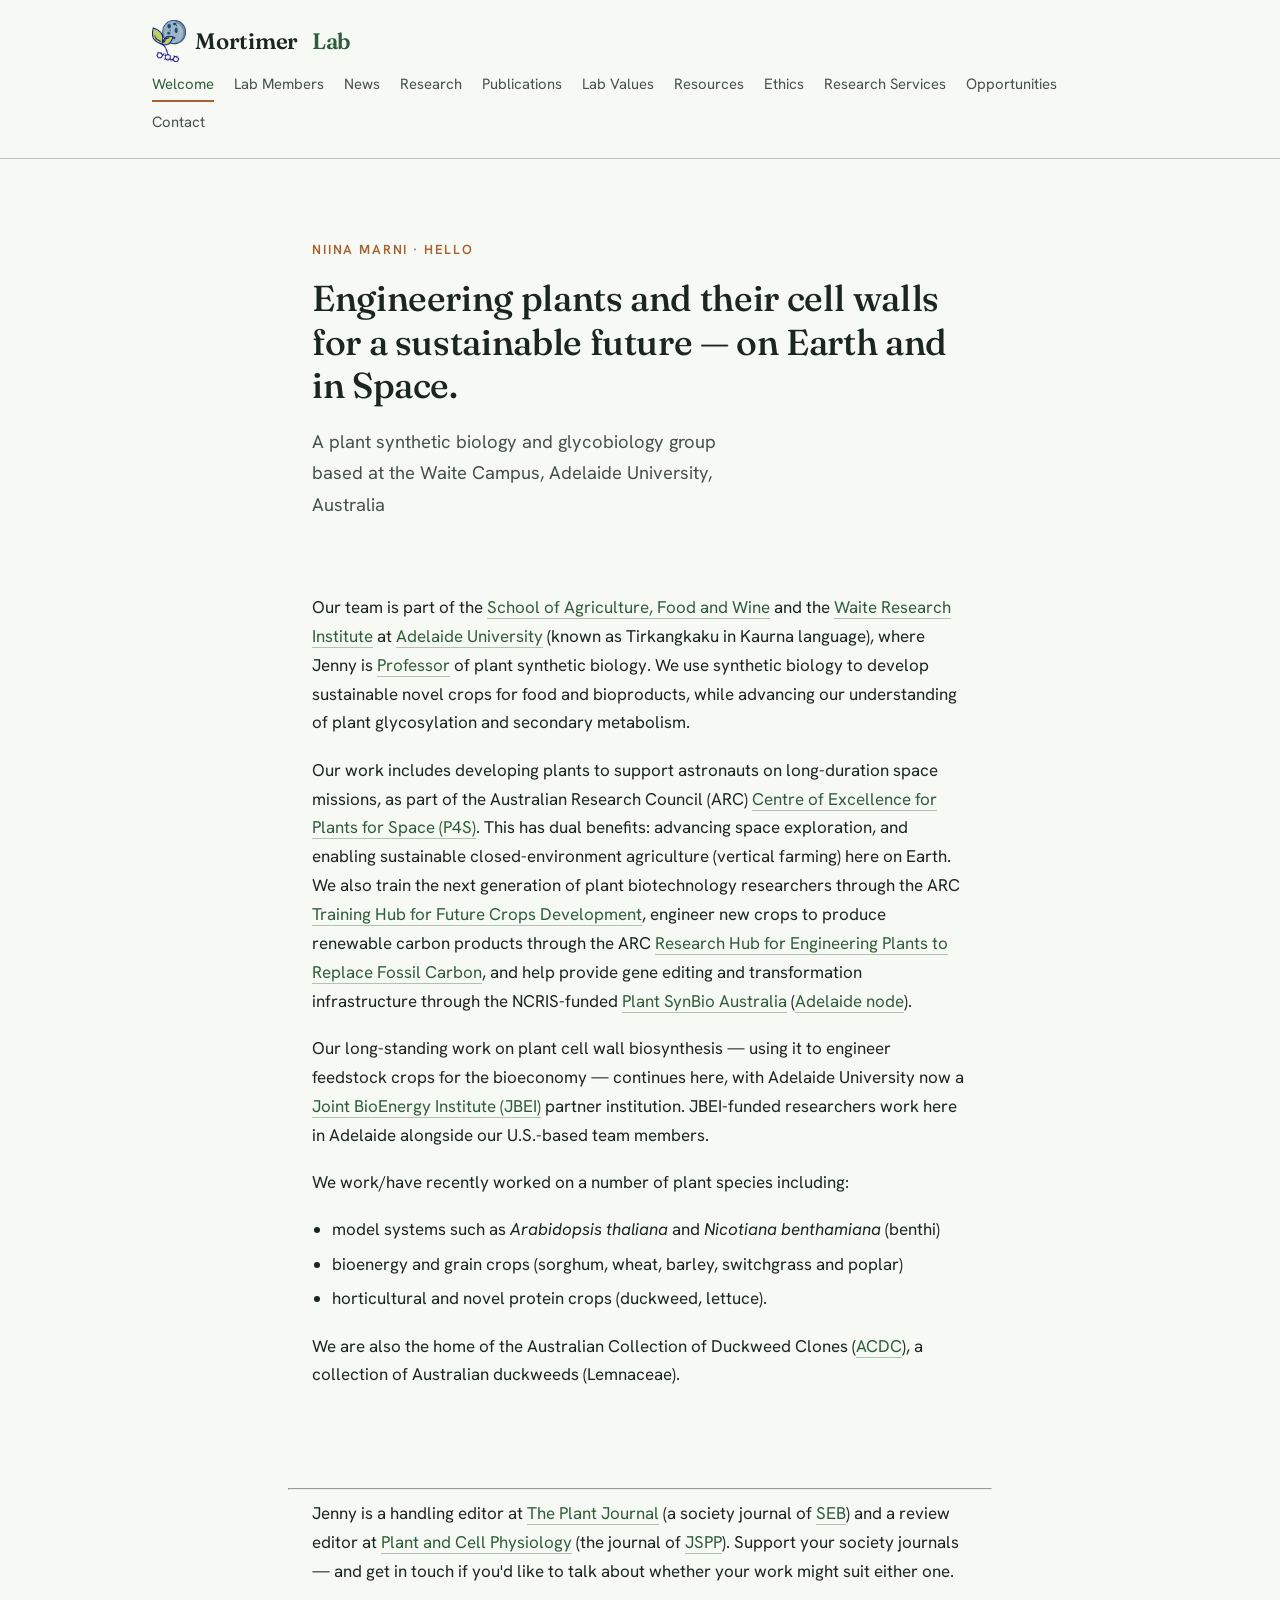
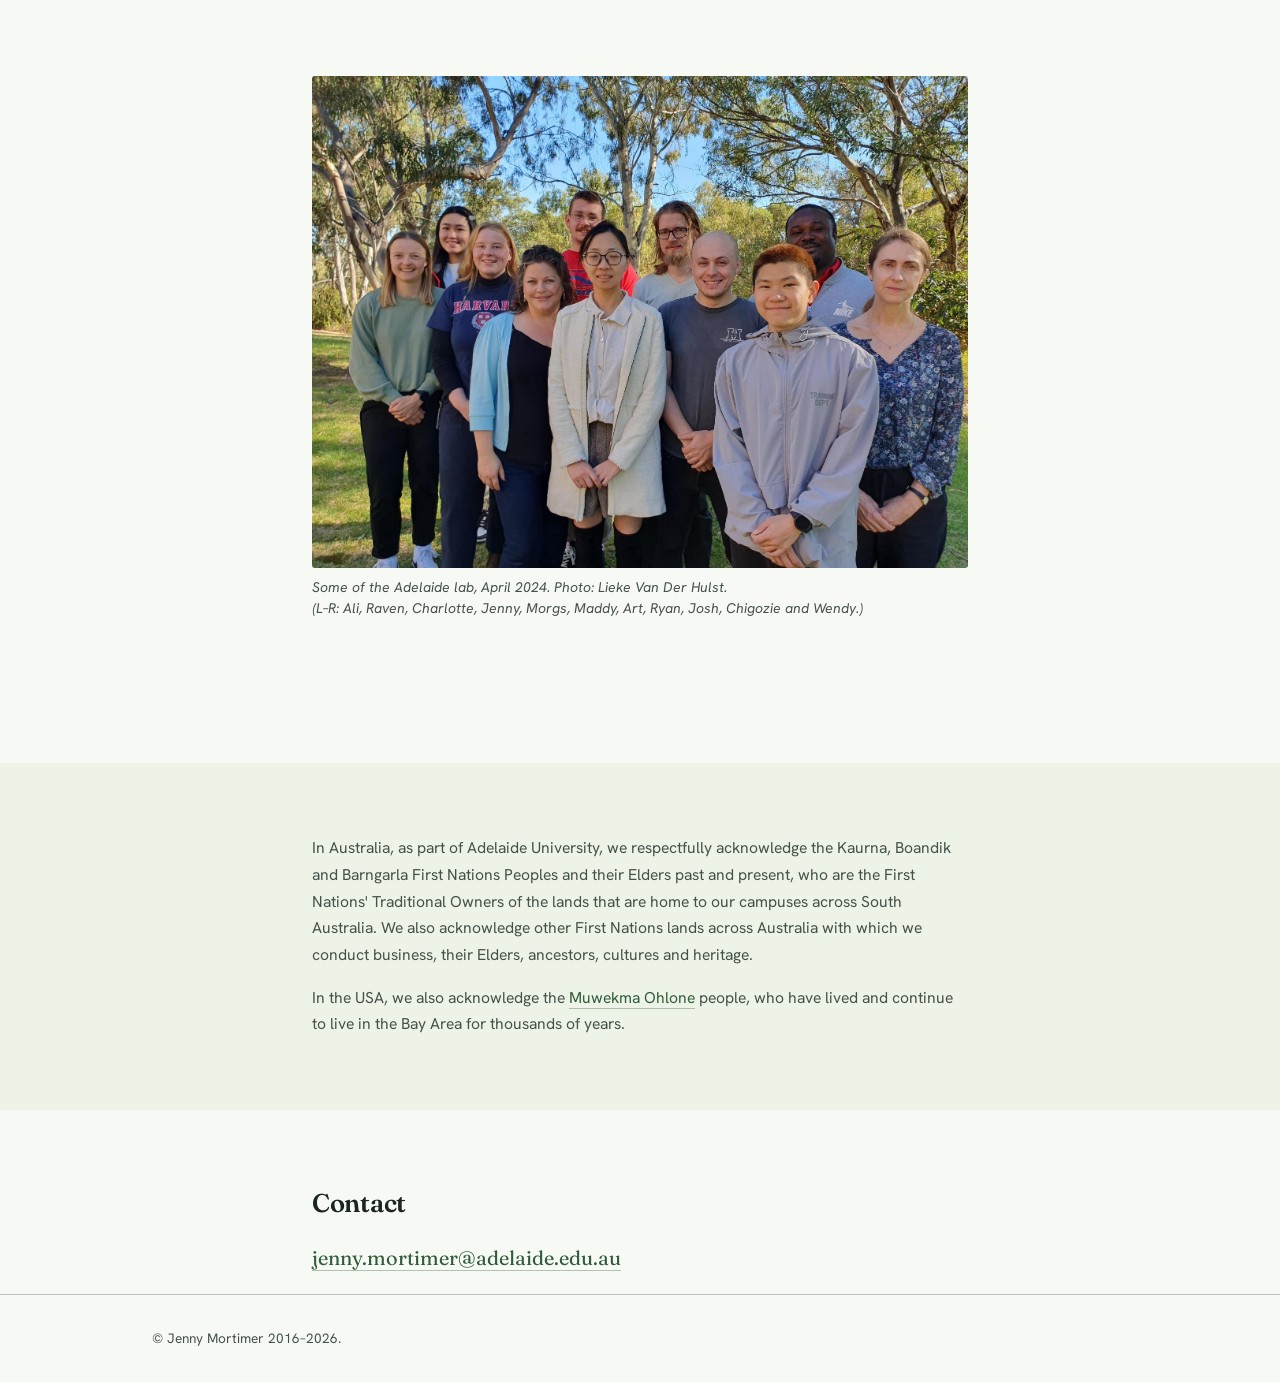
<file: index.html>
<!DOCTYPE html>
<html lang="en">
<head>
<meta charset="utf-8">
<meta name="viewport" content="width=device-width, initial-scale=1">
<title>Mortimer Laboratory — Engineering plants for a sustainable future, on Earth and in Space</title>
<meta name="description" content="The Mortimer Lab engineers plants and their cell walls for a sustainable future, on Earth and in Space. Based at Adelaide University, Australia, and Lawrence Berkeley National Lab, USA.">
<link rel="preconnect" href="https://fonts.googleapis.com">
<link rel="preconnect" href="https://fonts.gstatic.com" crossorigin>
<link href="https://fonts.googleapis.com/css2?family=Fraunces:opsz,wght@9..144,400;9..144,500;9..144,600&family=Hanken+Grotesk:wght@400;500;600&display=swap" rel="stylesheet">
<link rel="stylesheet" href="style.css">
</head>

<body>

<header class="site-header">
  <div class="wrap wrap-wide">
    <a class="wordmark" href="index.html"><img class="wordmark-logo" src="images/mortimer-logo.png" alt="">Mortimer&nbsp;<span>Lab</span></a>
    <nav class="primary" aria-label="Primary">
      <a href="index.html" aria-current="page">Welcome</a>
      <a href="lab-members.html">Lab Members</a>
      <a href="news.html">News</a>
      <a href="research.html">Research</a>
      <a href="publications.html">Publications</a>
      <a href="lab-values.html">Lab Values</a>
      <a href="resources.html">Resources</a>
      <a href="ethics.html">Ethics</a>
      <a href="research-services.html">Research Services</a>
      <a href="opportunities.html">Opportunities</a>
      <a href="contact.html">Contact</a>
    </nav>
  </div>
</header>

<main>

  <section class="hero wrap" aria-labelledby="thesis">
    <p class="eyebrow">Niina marni&nbsp;·&nbsp;Hello</p>
    <h1 id="thesis">Engineering plants and their cell walls for a sustainable future — on Earth and in Space.</h1>
    <p class="lede">A plant synthetic biology and glycobiology group based at the Waite&nbsp;Campus, Adelaide&nbsp;University, Australia</p>
  </section>

  <section class="wrap">
    <p>
      Our team is part of the
      <a href="https://adelaideuni.edu.au/about/school/agriculture-food-wine/about/">School of Agriculture, Food and Wine</a>
      and the <a href="https://www.thewaite.org/waite-partners/waite-research-institute/">Waite Research Institute</a>
      at <a href="https://adelaideuni.edu.au/">Adelaide University</a> (known as Tirkangkaku in Kaurna language), where
      Jenny is
      <a href="https://researchers.adelaide.edu.au/profile/jenny.mortimer">Professor</a> of plant synthetic biology.
      We use synthetic biology to develop sustainable novel crops for food and bioproducts, while advancing our
      understanding of plant glycosylation and secondary metabolism.
    </p>
    <p>
      Our work includes developing plants to support astronauts on long-duration space missions, as part of the
      Australian Research Council (ARC) <a href="https://plants4space.com/">Centre of Excellence for Plants for Space (P4S)</a>.
      This has dual benefits: advancing space exploration, and enabling sustainable closed-environment agriculture
      (vertical farming) here on Earth. We also train the next generation of plant biotechnology researchers through the
      ARC <a href="https://futurecropscentre.edu.au/">Training Hub for Future Crops Development</a>, engineer new crops to
      produce renewable carbon products through the ARC
      <a href="https://plants-for-carbon.com.au/">Research Hub for Engineering Plants to Replace Fossil Carbon</a>, and
      help provide gene editing and transformation infrastructure through the NCRIS-funded
      <a href="https://plantsynbio.au/">Plant SynBio Australia</a>
      (<a href="https://adelaideuni.edu.au/research/plant-synbio-australia/">Adelaide node</a>).
    </p>
    <p>
      Our long-standing work on plant cell wall biosynthesis — using it to engineer feedstock crops for the bioeconomy —
      continues here, with Adelaide University now a <a href="http://www.jbei.org">Joint BioEnergy Institute (JBEI)</a>
      partner institution. JBEI-funded researchers work here in Adelaide alongside our U.S.-based team members.
    </p>
    <p>We work/have recently worked on a number of plant species including:</p>
    <ul>
      <li>model systems such as <i>Arabidopsis thaliana</i> and <i>Nicotiana benthamiana</i> (benthi)</li>
      <li>bioenergy and grain crops (sorghum, wheat, barley, switchgrass and poplar)</li>
      <li>horticultural and novel protein crops (duckweed, lettuce).</li>
    </ul>
    <p>We are also the home of the Australian Collection of Duckweed Clones
      (<a href="https://duckweedaustralia.org/">ACDC</a>), a collection of Australian duckweeds (Lemnaceae).
    </p>
  </section>

  <hr class="wrap" aria-hidden="true">

  <section class="wrap">
    <p>
      Jenny is a handling editor at <a href="https://onlinelibrary.wiley.com/journal/1365313x">The Plant Journal</a>
      (a society journal of <a href="https://www.sebiology.org/">SEB</a>) and a review editor at
      <a href="https://academic.oup.com/pcp">Plant and Cell Physiology</a> (the journal of
      <a href="https://jspp.org/en/">JSPP</a>). Support your society journals — and get in touch if you'd like to talk
      about whether your work might suit either one.
    </p>
  </section>

  <section class="wrap" aria-label="The team">
    <figure>
      <img src="images/media.jpg"
           alt="The Adelaide lab group standing together outdoors at the Waite Campus, April 2024.">
      <figcaption>
        Some of the Adelaide lab, April 2024. Photo: Lieke Van Der Hulst.<br>
        (L–R: Ali, Raven, Charlotte, Jenny, Morgs, Maddy, Art, Ryan, Josh, Chigozie and Wendy.)
      </figcaption>
    </figure>
  </section>

</main>

<section class="acknowledgement" aria-label="Acknowledgement of Country">
  <div class="wrap">
    <p>
      In Australia, as part of Adelaide University, we respectfully acknowledge the Kaurna, Boandik and Barngarla
      First Nations Peoples and their Elders past and present, who are the First Nations' Traditional Owners of the
      lands that are home to our campuses across South Australia. We also acknowledge other First Nations lands across
      Australia with which we conduct business, their Elders, ancestors, cultures and heritage.
    </p>
    <p>
      In the USA, we also acknowledge the
      <a href="https://grad.berkeley.edu/land-acknowledgement/">Muwekma Ohlone</a> people, who have lived and continue
      to live in the Bay Area for thousands of years.
    </p>
  </div>
</section>

<section class="contact wrap" aria-labelledby="contact">
  <h2 id="contact">Contact</h2>
  <p class="email"><a href="mailto:jenny.mortimer@adelaide.edu.au">jenny.mortimer@adelaide.edu.au</a></p>
</section>

<footer class="site-footer">
  <div class="wrap wrap-wide">© Jenny Mortimer 2016–2026.</div>
</footer>

</body>
</html>
</file>
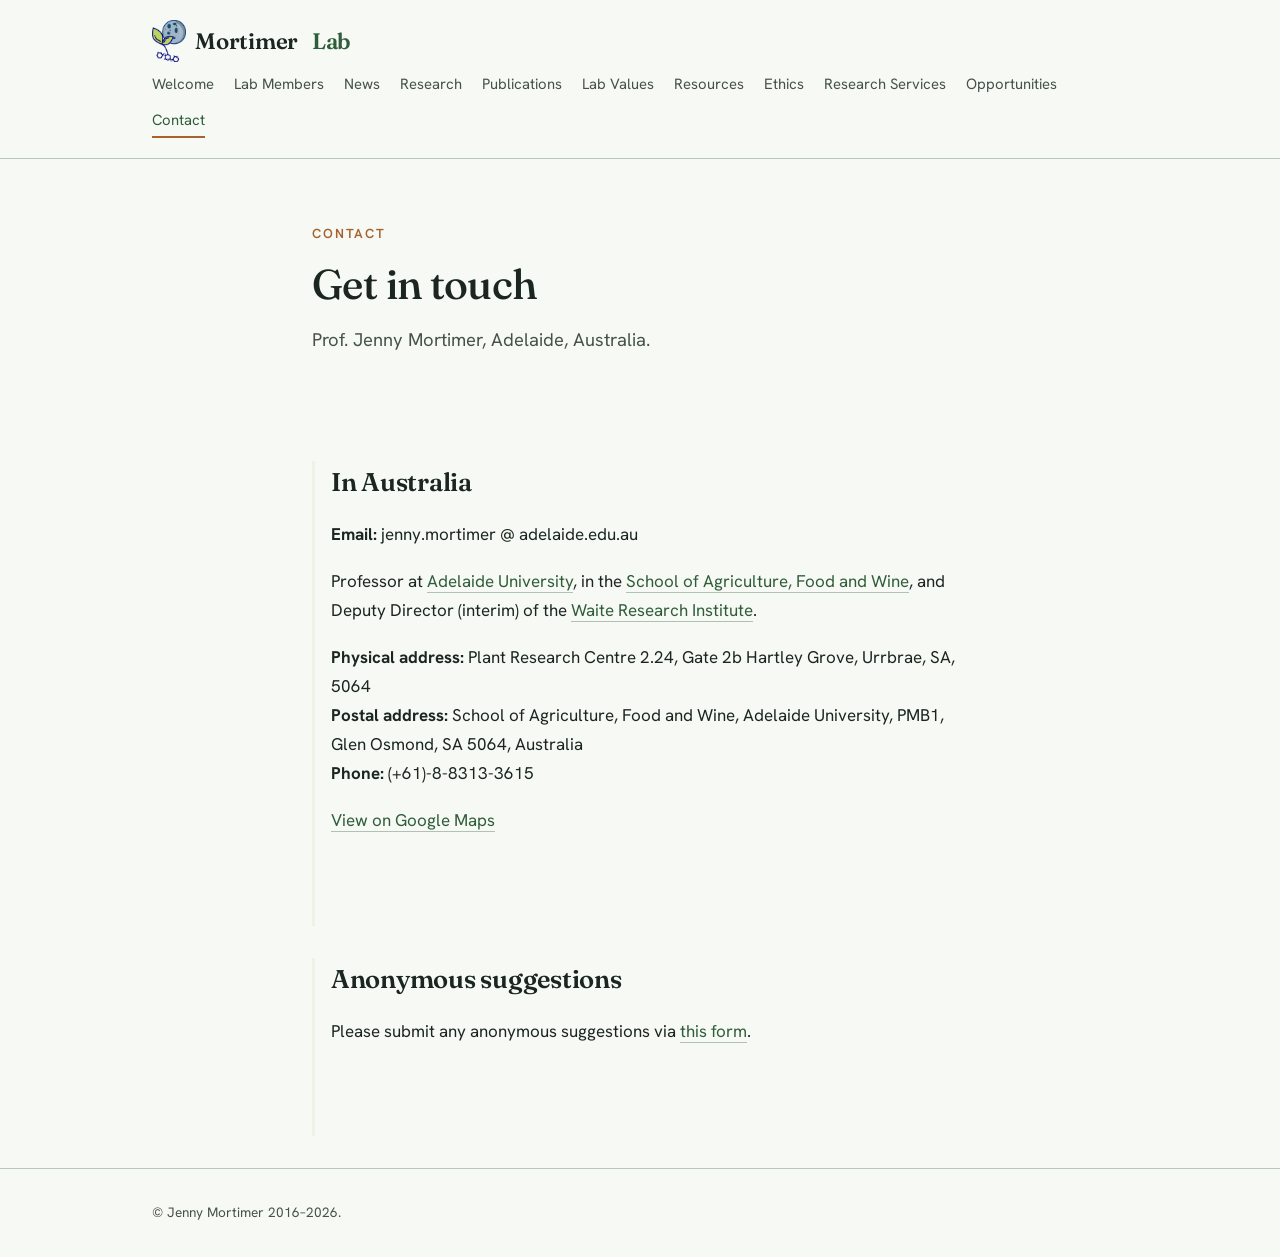
<file: contact.html>
<!DOCTYPE html>
<html lang="en">
<head>
<meta charset="utf-8">
<meta name="viewport" content="width=device-width, initial-scale=1">
<title>Contact — Mortimer Laboratory</title>
<meta name="description" content="Contact details for Prof. Jenny Mortimer and the Mortimer Lab in Adelaide (Australia).">
<link rel="preconnect" href="https://fonts.googleapis.com">
<link rel="preconnect" href="https://fonts.gstatic.com" crossorigin>
<link href="https://fonts.googleapis.com/css2?family=Fraunces:opsz,wght@9..144,400;9..144,500;9..144,600&family=Hanken+Grotesk:wght@400;500;600&display=swap" rel="stylesheet">
<link rel="stylesheet" href="style.css">
</head>

<body>

<header class="site-header">
  <div class="wrap wrap-wide">
    <a class="wordmark" href="index.html"><img class="wordmark-logo" src="images/mortimer-logo.png" alt="">Mortimer&nbsp;<span>Lab</span></a>
    <nav class="primary" aria-label="Primary">
      <a href="index.html">Welcome</a>
      <a href="lab-members.html">Lab Members</a>
      <a href="news.html">News</a>
      <a href="research.html">Research</a>
      <a href="publications.html">Publications</a>
      <a href="lab-values.html">Lab Values</a>
      <a href="resources.html">Resources</a>
      <a href="ethics.html">Ethics</a>
      <a href="research-services.html">Research Services</a>
      <a href="opportunities.html">Opportunities</a>
      <a href="contact.html" aria-current="page">Contact</a>
    </nav>
  </div>
</header>

<header class="page-head wrap">
  <p class="eyebrow">Contact</p>
  <h1 class="page-title">Get in touch</h1>
  <p class="standfirst">Prof. Jenny Mortimer, Adelaide, Australia.</p>
</header>

<main class="wrap">
  <section class="contact-block">
    <h2>In Australia</h2>
    <p><strong>Email:</strong> jenny.mortimer&nbsp;@&nbsp;adelaide.edu.au</p>
    <p>Professor at <a href="https://adelaideuni.edu.au/">Adelaide University</a>, in the <a href="https://adelaideuni.edu.au/about/school/agriculture-food-wine/about/">School of Agriculture, Food and Wine</a>, and Deputy Director (interim) of the <a href="https://www.thewaite.org/waite-partners/waite-research-institute/">Waite Research Institute</a>.</p>
    <p><strong>Physical address:</strong> Plant Research Centre 2.24, Gate 2b Hartley Grove, Urrbrae, SA, 5064<br>
    <strong>Postal address:</strong> School of Agriculture, Food and Wine, Adelaide University, PMB1, Glen Osmond, SA 5064, Australia<br>
    <strong>Phone:</strong> (+61)-8-8313-3615</p>
    <p><a href="https://maps.app.goo.gl/THKDApKpPAnbp51D6">View on Google Maps</a></p>
  </section>

  <section class="contact-block">
    <h2>Anonymous suggestions</h2>
    <p>Please submit any anonymous suggestions via <a href="https://docs.google.com/forms/d/e/1FAIpQLSdEkIc89FqTChUpqeA8fuwhpgHskVpZm3VTj_CGWkeqq7XcjQ/viewform?usp=publish-editor">this form</a>.</p>
  </section>
</main>

<footer class="site-footer">
  <div class="wrap wrap-wide">© Jenny Mortimer 2016–2026.</div>
</footer>

</body>
</html>
</file>
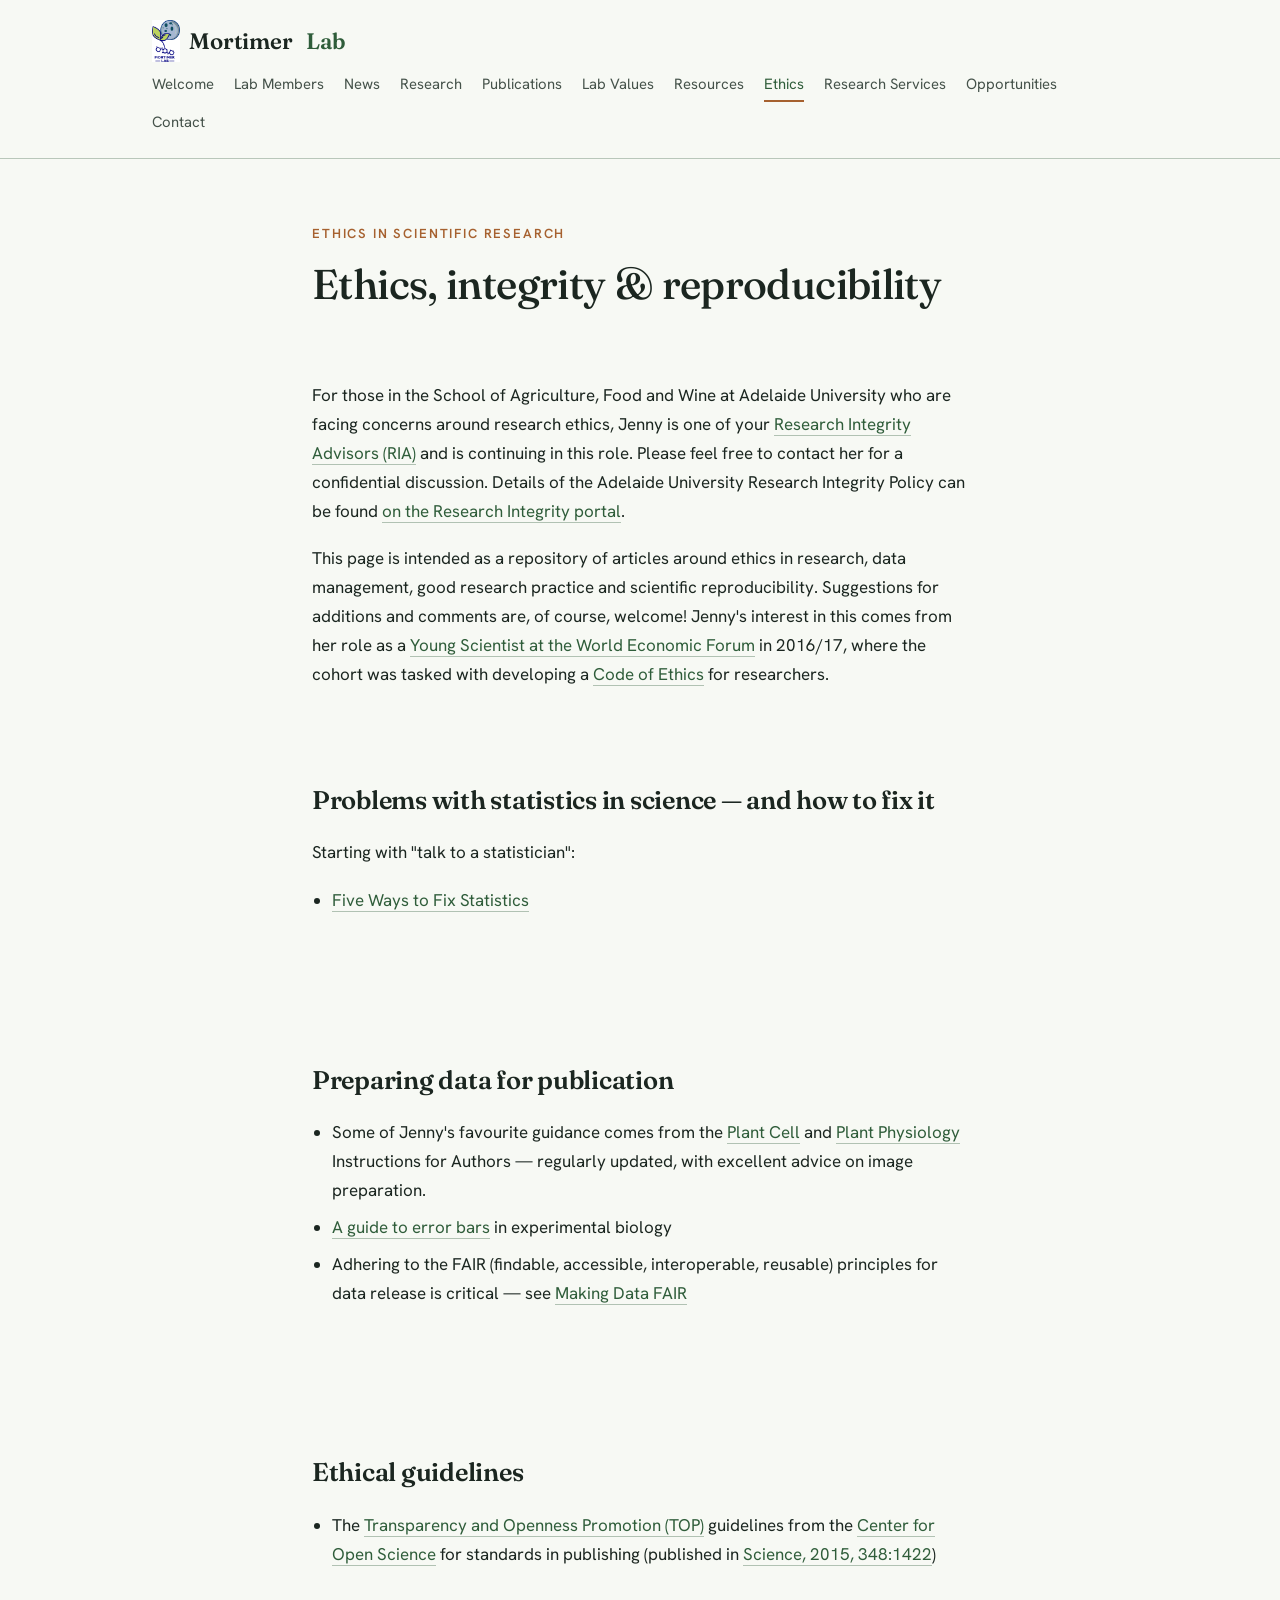
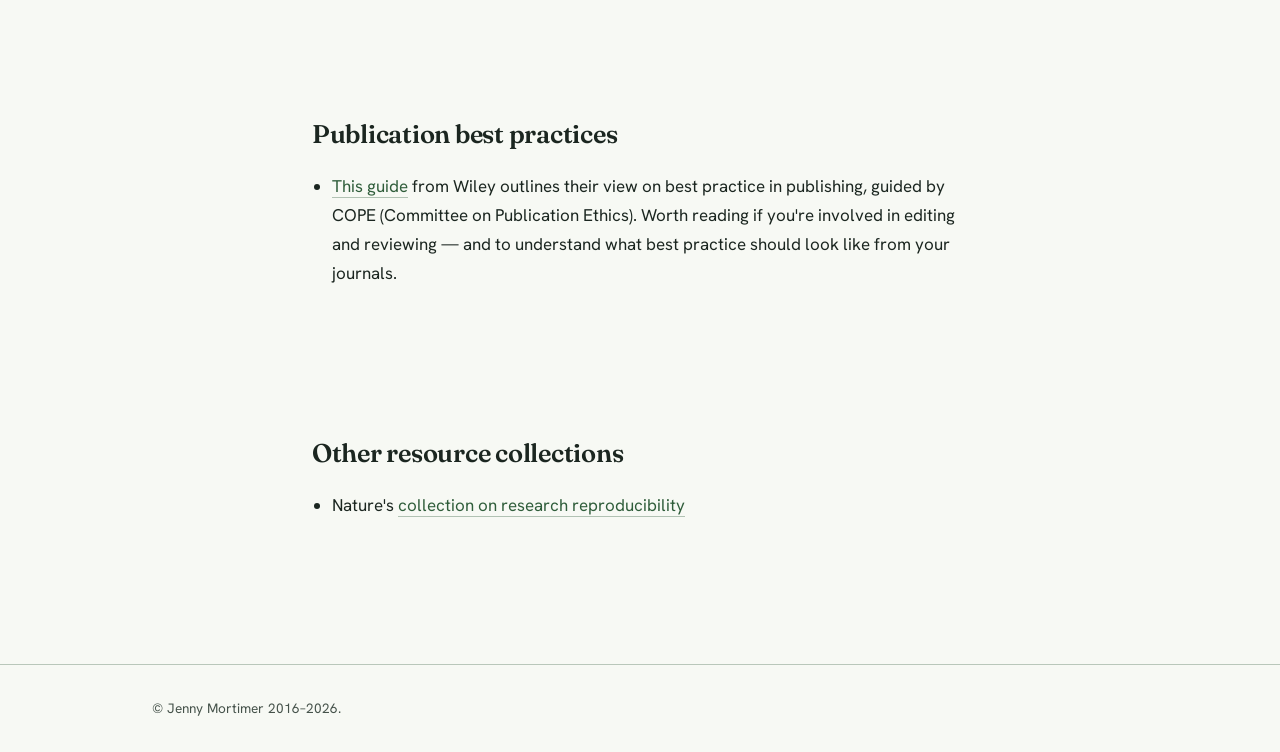
<file: ethics.html>
<!DOCTYPE html>
<html lang="en">
<head>
<meta charset="utf-8">
<meta name="viewport" content="width=device-width, initial-scale=1">
<title>Ethics in Scientific Research — Mortimer Laboratory</title>
<meta name="description" content="A repository of resources on ethics in research, data management, good research practice and scientific reproducibility, from the Mortimer Lab.">
<link rel="preconnect" href="https://fonts.googleapis.com">
<link rel="preconnect" href="https://fonts.gstatic.com" crossorigin>
<link href="https://fonts.googleapis.com/css2?family=Fraunces:opsz,wght@9..144,400;9..144,500;9..144,600&family=Hanken+Grotesk:wght@400;500;600&display=swap" rel="stylesheet">
<link rel="stylesheet" href="style.css">
</head>

<body>

<header class="site-header">
  <div class="wrap wrap-wide">
    <a class="wordmark" href="index.html"><img class="wordmark-logo" src="images/white_logo.png" alt="">Mortimer&nbsp;<span>Lab</span></a>
    <nav class="primary" aria-label="Primary">
      <a href="index.html">Welcome</a>
      <a href="lab-members.html">Lab Members</a>
      <a href="news.html">News</a>
      <a href="research.html">Research</a>
      <a href="publications.html">Publications</a>
      <a href="lab-values.html">Lab Values</a>
      <a href="resources.html">Resources</a>
      <a href="ethics.html" aria-current="page">Ethics</a>
      <a href="research-services.html">Research Services</a>
      <a href="opportunities.html">Opportunities</a>
      <a href="contact.html">Contact</a>
    </nav>
  </div>
</header>

<header class="page-head wrap">
  <p class="eyebrow">Ethics in Scientific Research</p>
  <h1 class="page-title">Ethics, integrity &amp; reproducibility</h1>
</header>

<main class="wrap">

  <section>
    <p>For those in the School of Agriculture, Food and Wine at Adelaide University who are facing concerns around research ethics, Jenny is one of your <a href="https://www.adelaide.edu.au/staff/research/ethics-compliance-integrity/research-integrity/research-integrity-advisers">Research Integrity Advisors (RIA)</a> and is continuing in this role. Please feel free to contact her for a confidential discussion. Details of the Adelaide University Research Integrity Policy can be found <a href="https://www.adelaide.edu.au/staff/research/ethics-compliance-integrity/research-integrity/">on the Research Integrity portal</a>.</p>
    <p>This page is intended as a repository of articles around ethics in research, data management, good research practice and scientific reproducibility. Suggestions for additions and comments are, of course, welcome! Jenny's interest in this comes from her role as a <a href="https://www.weforum.org/communities/young-scientists">Young Scientist at the World Economic Forum</a> in 2016/17, where the cohort was tasked with developing a <a href="https://widgets.weforum.org/coe/">Code of Ethics</a> for researchers.</p>
  </section>

  <section>
    <h2>Problems with statistics in science — and how to fix it</h2>
    <p>Starting with "talk to a statistician":</p>
    <ul class="link-group">
      <li><a href="https://www.nature.com/articles/d41586-017-07522-z">Five Ways to Fix Statistics</a></li>
    </ul>
  </section>

  <section>
    <h2>Preparing data for publication</h2>
    <ul class="link-group">
      <li>Some of Jenny's favourite guidance comes from the <a href="https://academic.oup.com/plcell/pages/General-Instructions">Plant Cell</a> and <a href="https://academic.oup.com/plphys/pages/general-instructions">Plant Physiology</a> Instructions for Authors — regularly updated, with excellent advice on image preparation.</li>
      <li><a href="http://jcb.rupress.org/content/177/1/7.full">A guide to error bars</a> in experimental biology</li>
      <li>Adhering to the FAIR (findable, accessible, interoperable, reusable) principles for data release is critical — see <a href="https://ardc.edu.au/resource-hub/making-data-fair/">Making Data FAIR</a></li>
    </ul>
  </section>

  <section>
    <h2>Ethical guidelines</h2>
    <ul class="link-group">
      <li>The <a href="https://cos.io/our-services/top-guidelines/">Transparency and Openness Promotion (TOP)</a> guidelines from the <a href="https://cos.io/">Center for Open Science</a> for standards in publishing (published in <a href="http://science.sciencemag.org/content/348/6242/1422.full">Science, 2015, 348:1422</a>)</li>
    </ul>
  </section>

  <section>
    <h2>Publication best practices</h2>
    <ul class="link-group">
      <li><a href="https://authorservices.wiley.com/ethics-guidelines/index.html">This guide</a> from Wiley outlines their view on best practice in publishing, guided by COPE (Committee on Publication Ethics). Worth reading if you're involved in editing and reviewing — and to understand what best practice should look like from your journals.</li>
    </ul>
  </section>

  <section>
    <h2>Other resource collections</h2>
    <ul class="link-group">
      <li>Nature's <a href="http://www.nature.com/news/reproducibility-1.17552">collection on research reproducibility</a></li>
    </ul>
  </section>

</main>

<footer class="site-footer">
  <div class="wrap wrap-wide">© Jenny Mortimer 2016–2026.</div>
</footer>

</body>
</html>
</file>
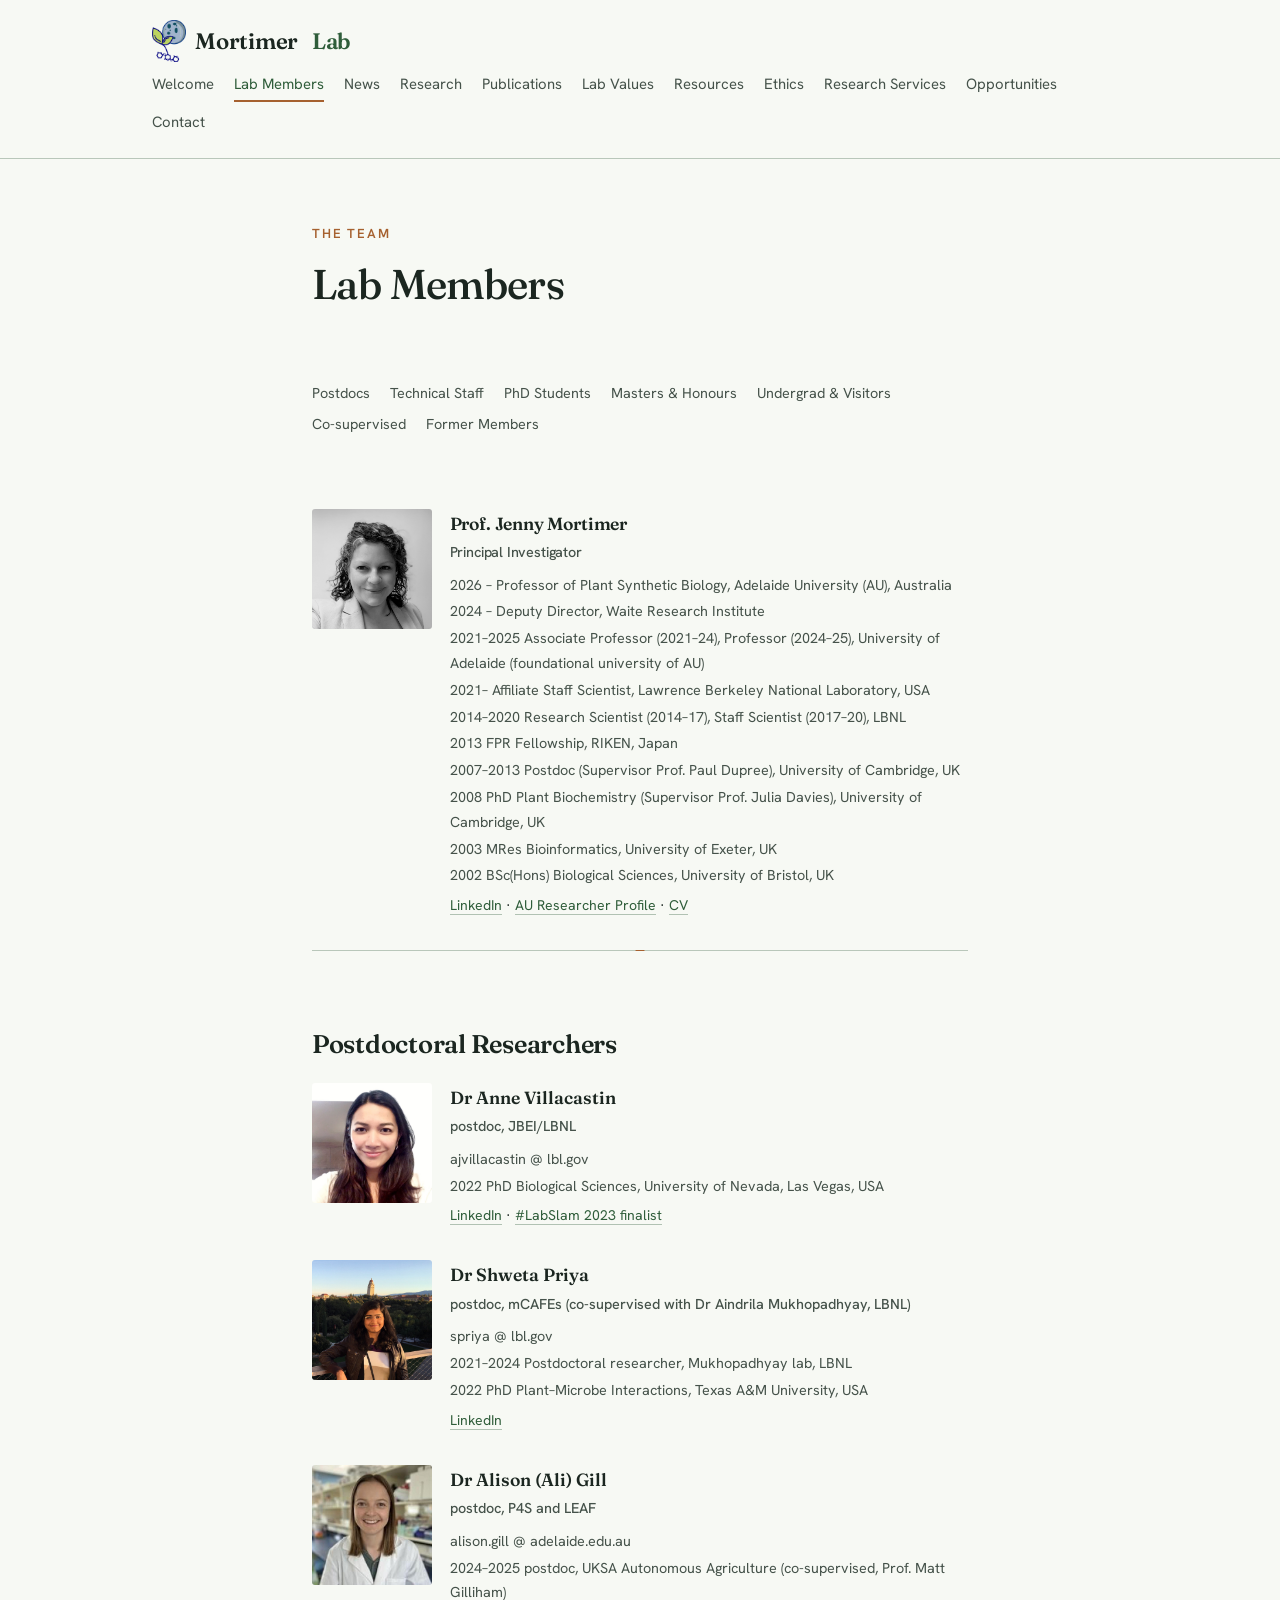
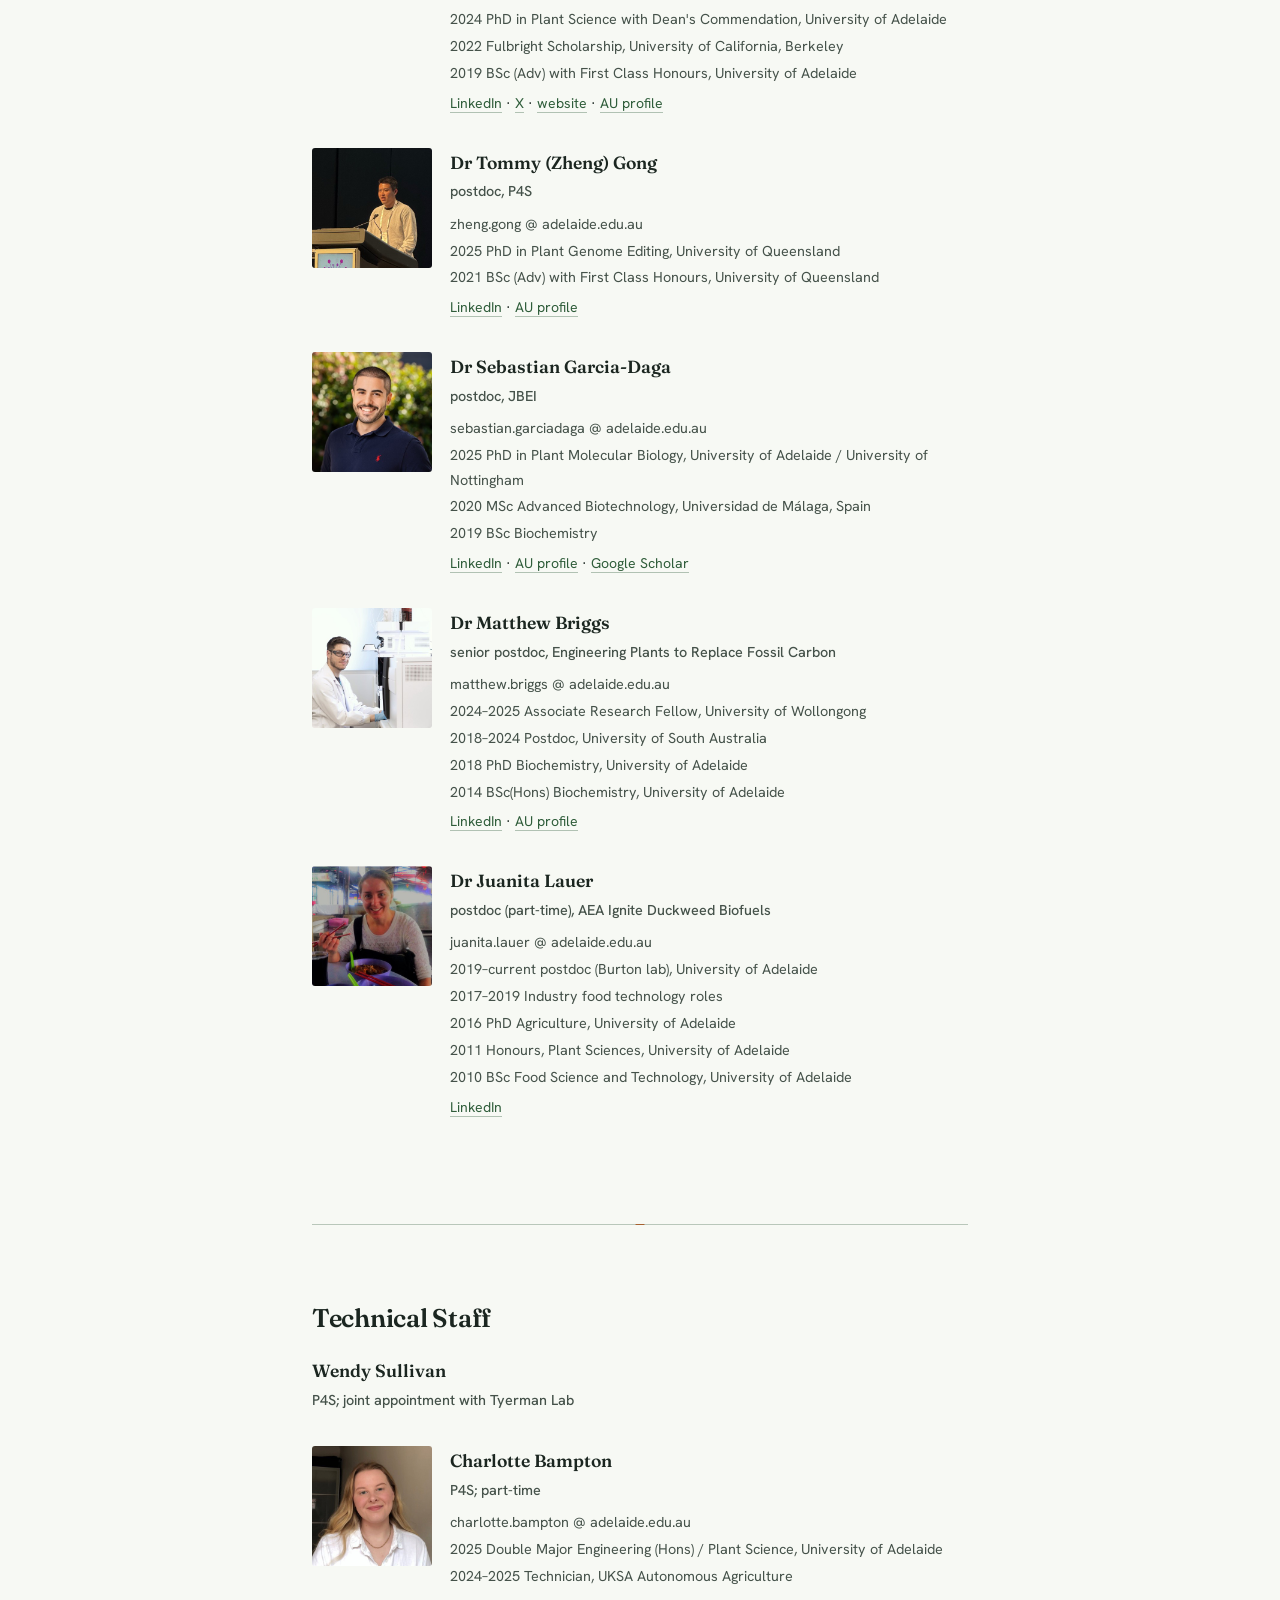
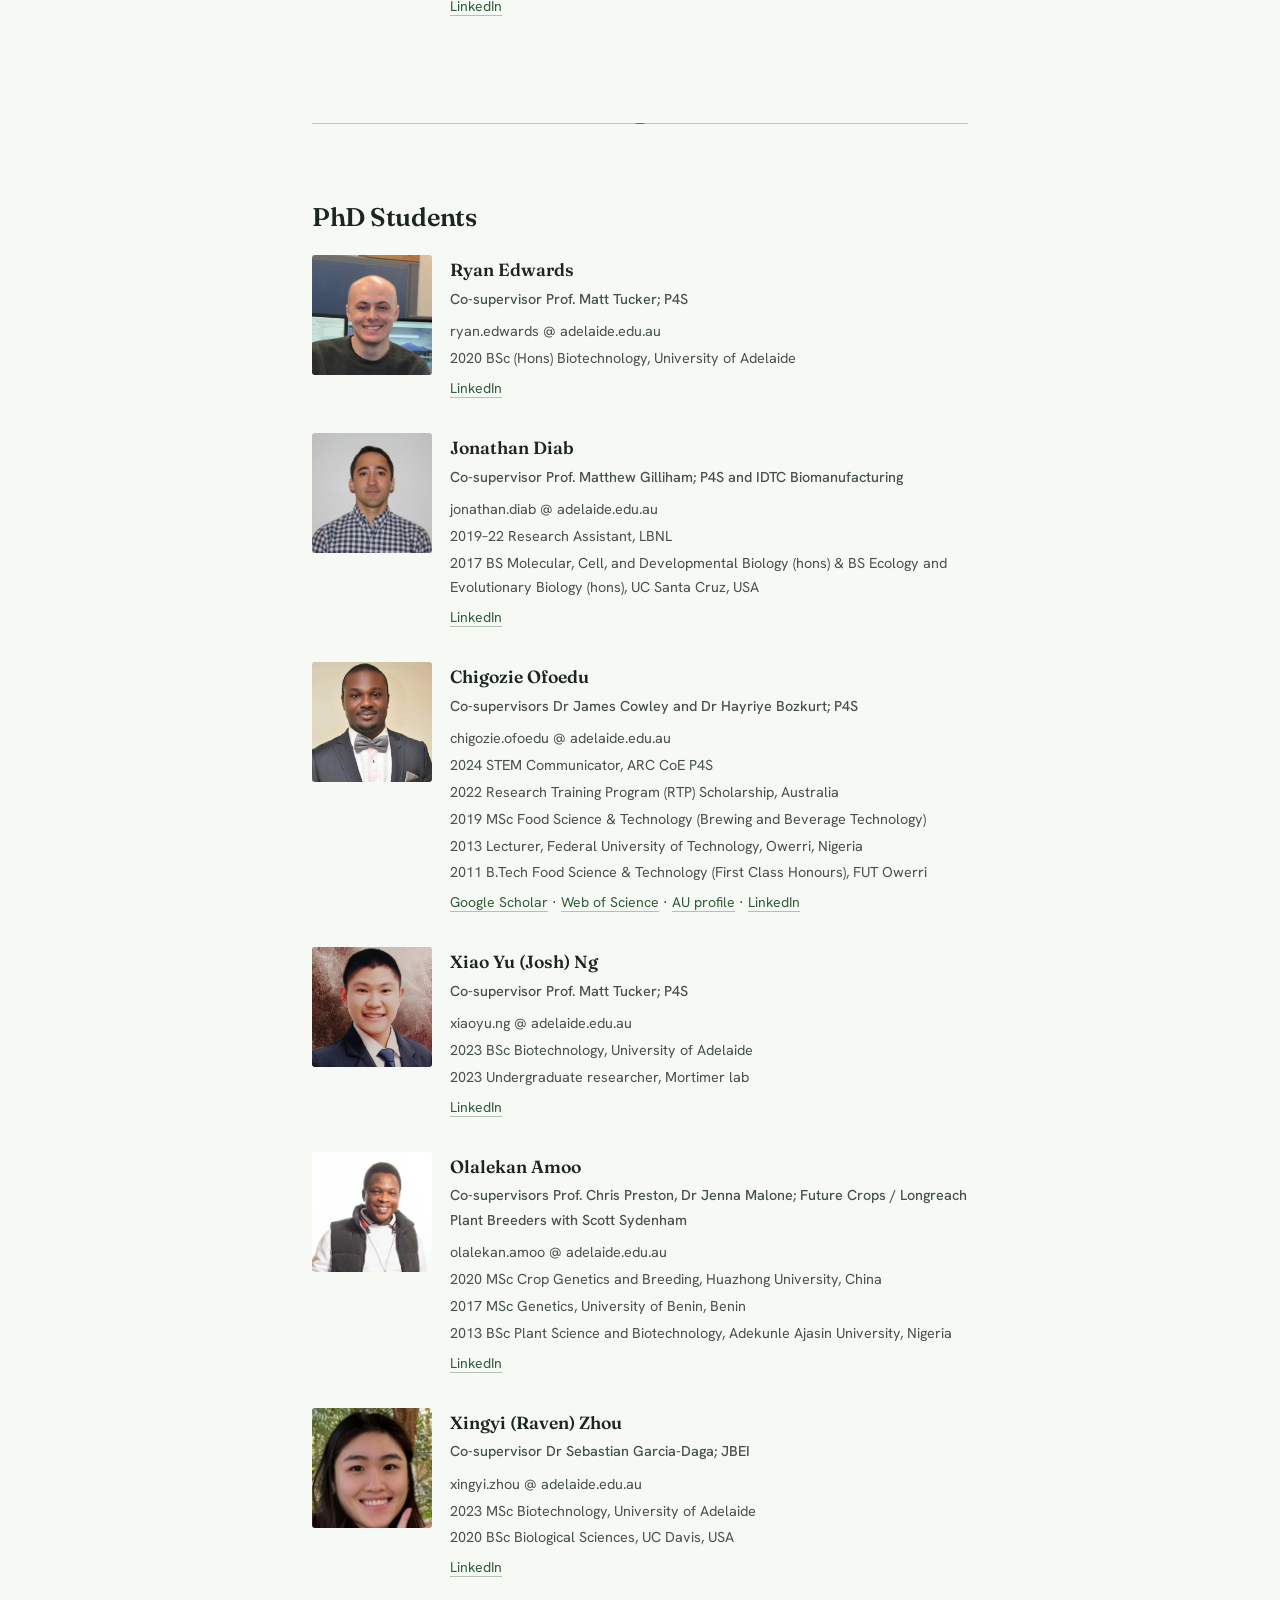
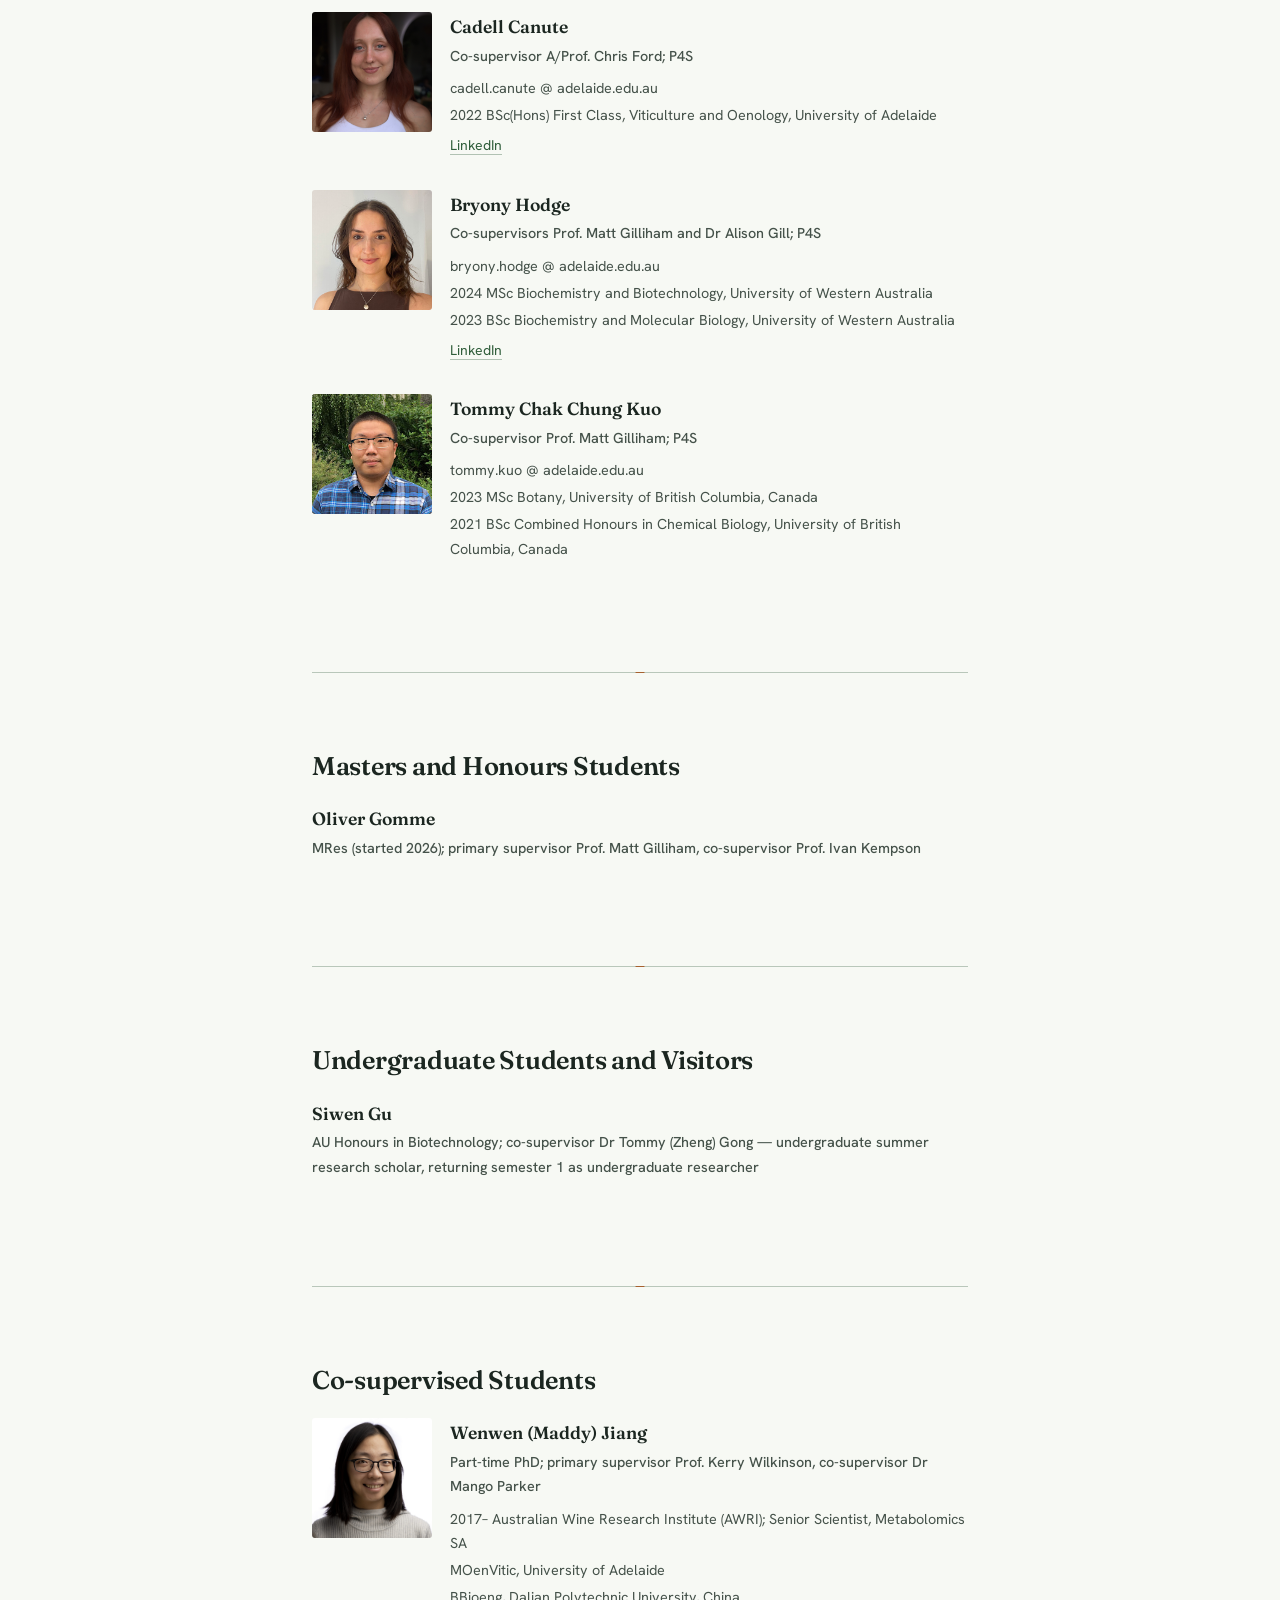
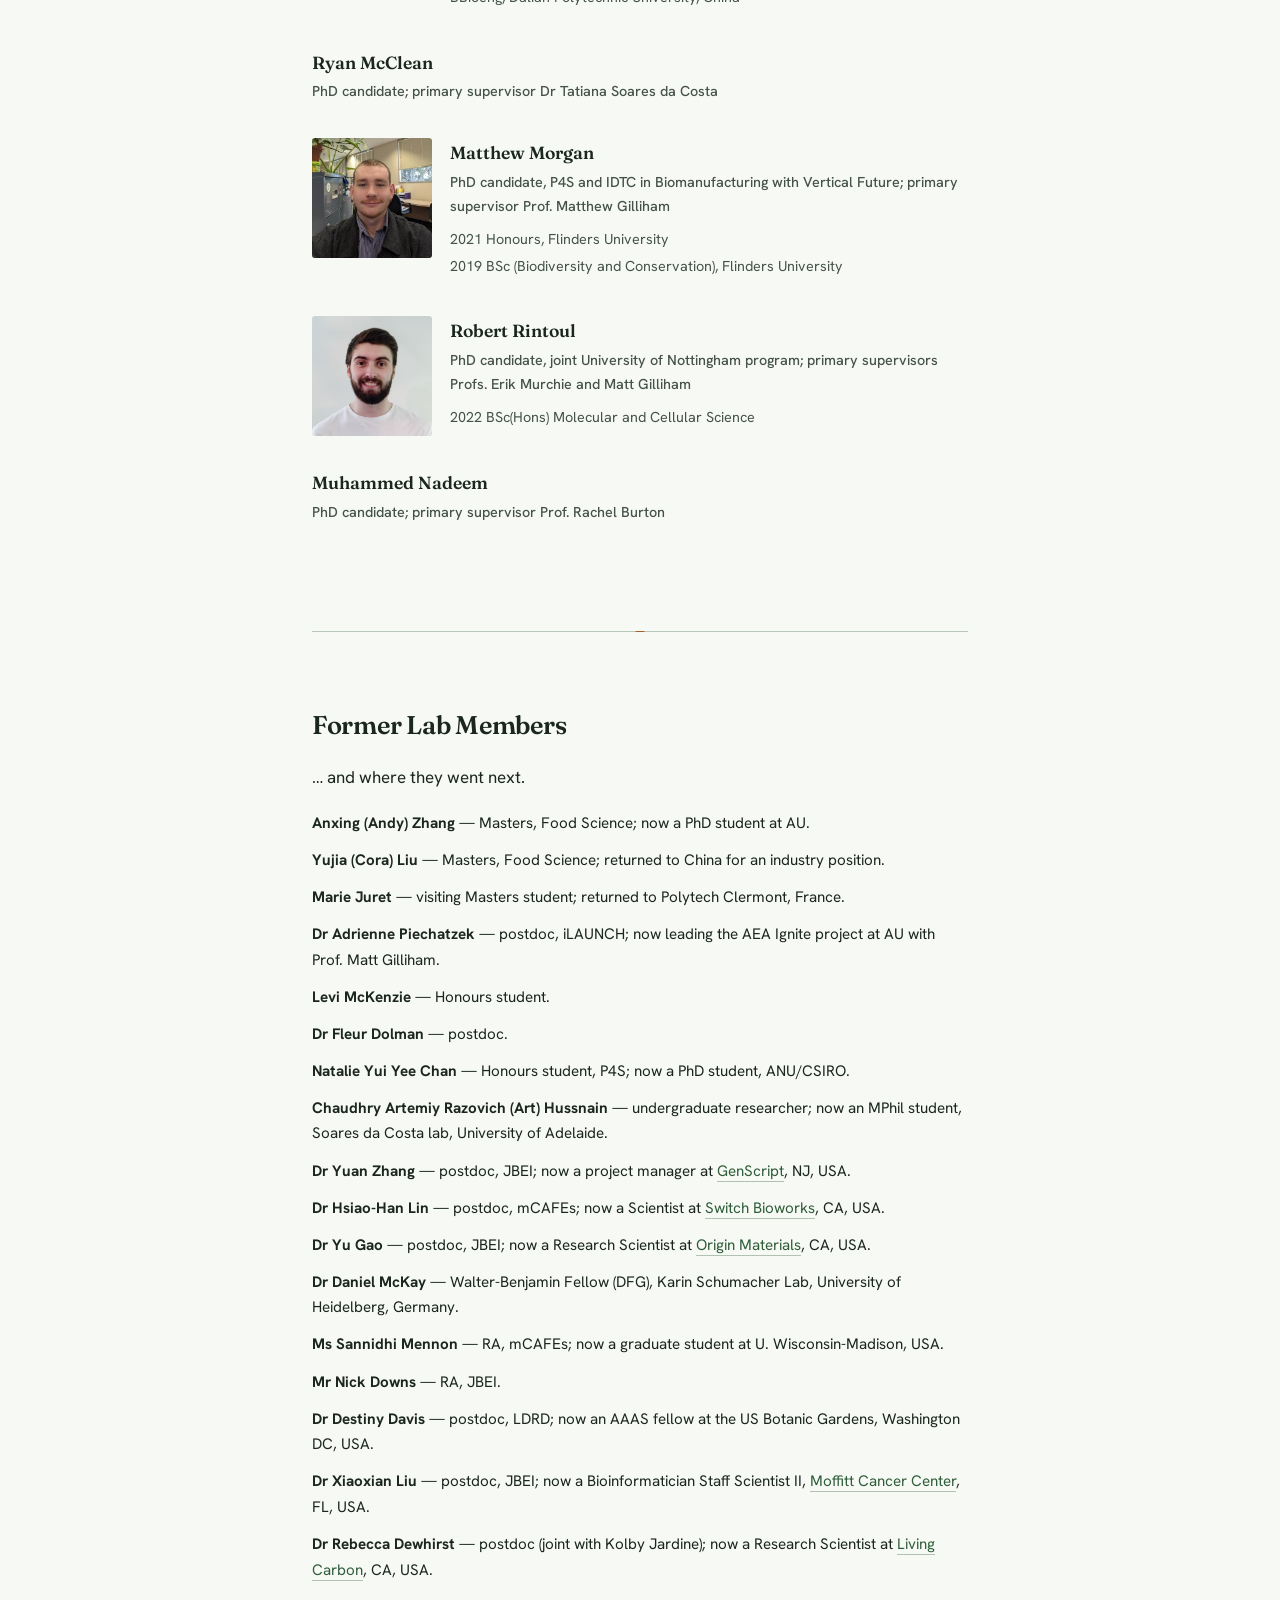
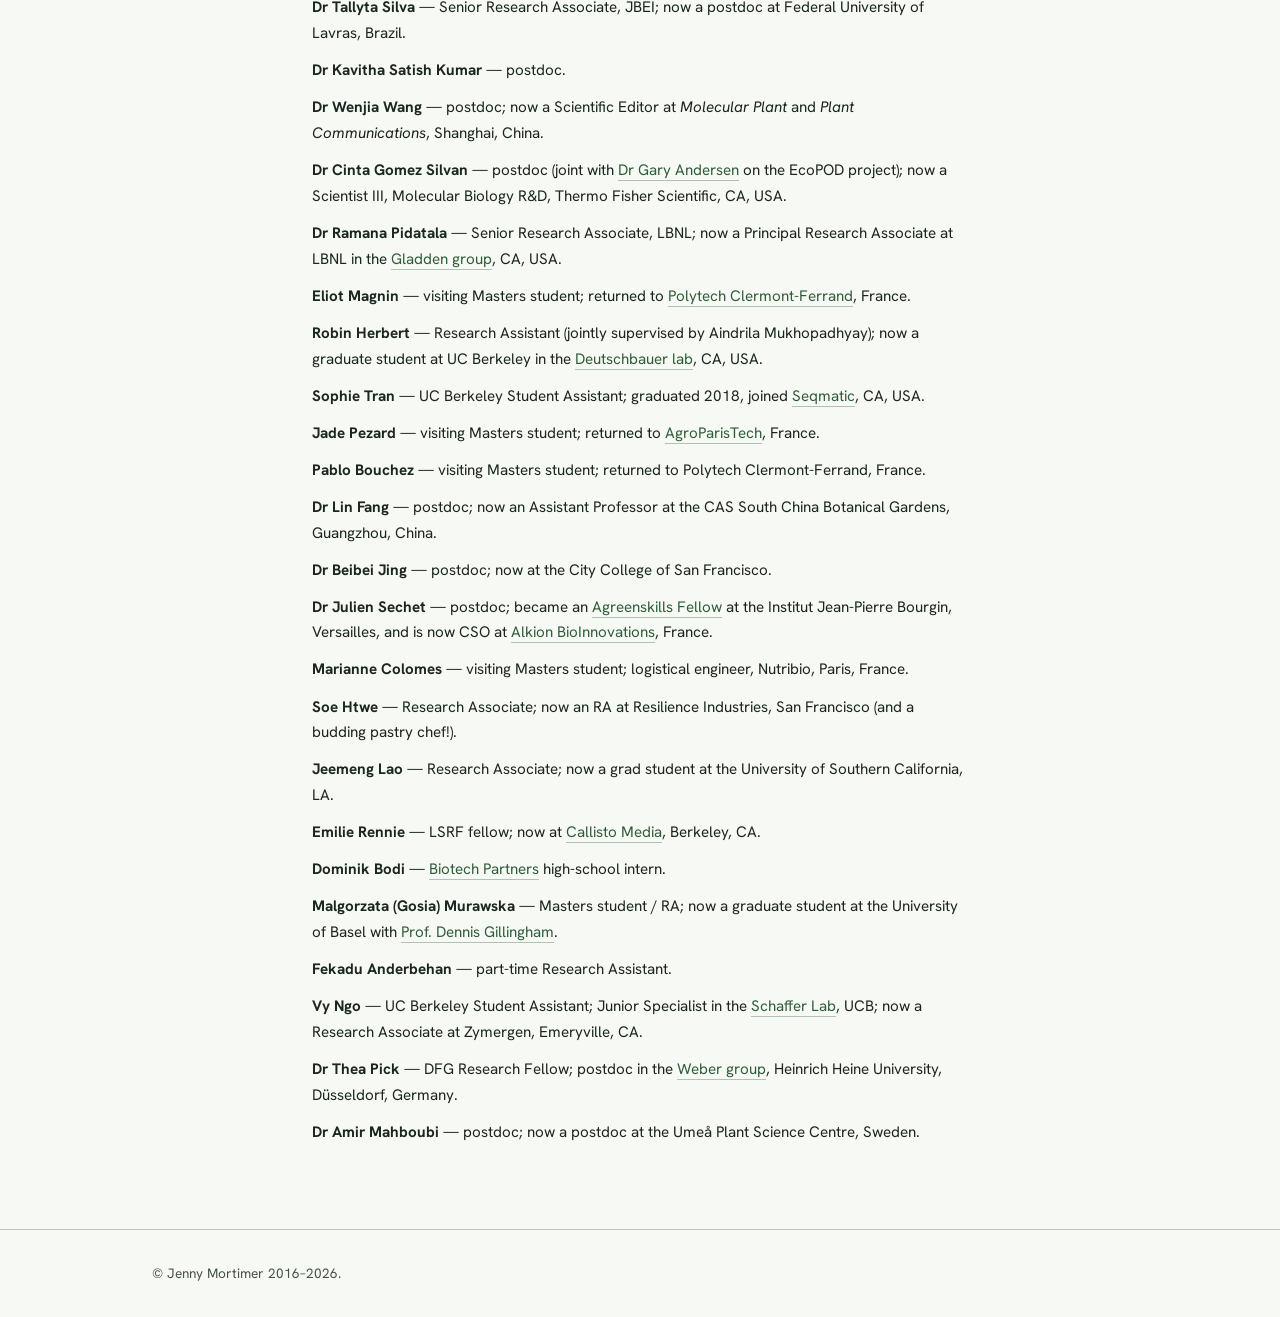
<file: lab-members.html>
<!DOCTYPE html>
<html lang="en">
<head>
<meta charset="utf-8">
<meta name="viewport" content="width=device-width, initial-scale=1">
<title>Lab Members — Mortimer Laboratory</title>
<meta name="description" content="The people of the Mortimer Lab — PI, postdoctoral researchers, technical staff, students, and former members.">
<link rel="preconnect" href="https://fonts.googleapis.com">
<link rel="preconnect" href="https://fonts.gstatic.com" crossorigin>
<link href="https://fonts.googleapis.com/css2?family=Fraunces:opsz,wght@9..144,400;9..144,500;9..144,600&family=Hanken+Grotesk:wght@400;500;600&display=swap" rel="stylesheet">
<link rel="stylesheet" href="style.css">
</head>

<body>

<header class="site-header">
  <div class="wrap wrap-wide">
    <a class="wordmark" href="index.html"><img class="wordmark-logo" src="images/mortimer-logo.png" alt="">Mortimer&nbsp;<span>Lab</span></a>
    <nav class="primary" aria-label="Primary">
      <a href="index.html">Welcome</a>
      <a href="lab-members.html" aria-current="page">Lab Members</a>
      <a href="news.html">News</a>
      <a href="research.html">Research</a>
      <a href="publications.html">Publications</a>
      <a href="lab-values.html">Lab Values</a>
      <a href="resources.html">Resources</a>
      <a href="ethics.html">Ethics</a>
      <a href="research-services.html">Research Services</a>
      <a href="opportunities.html">Opportunities</a>
      <a href="contact.html">Contact</a>
    </nav>
  </div>
</header>

<header class="page-head wrap">
  <p class="eyebrow">The Team</p>
  <h1 class="page-title">Lab Members</h1>
</header>

<main class="wrap">

  <nav class="roster-nav" aria-label="Jump to">
    <a href="#postdocs">Postdocs</a>
    <a href="#tech">Technical Staff</a>
    <a href="#phd">PhD Students</a>
    <a href="#masters">Masters &amp; Honours</a>
    <a href="#undergrad">Undergrad &amp; Visitors</a>
    <a href="#cosup">Co-supervised</a>
    <a href="#former">Former Members</a>
  </nav>

  <!-- ===== PI ===== -->
  <article class="person person--lead">
    <img class="avatar" src="images/headshot2.jpg" alt="Prof. Jenny Mortimer">
    <div class="person-body">
      <h2 class="person-name" style="margin-bottom:.25rem">Prof. Jenny Mortimer <span class="person-role">Principal Investigator</span></h2>
      <ul class="person-meta">
        <li>2026 – Professor of Plant Synthetic Biology, Adelaide University (AU), Australia</li>
        <li>2024 – Deputy Director, Waite Research Institute</li>
        <li>2021–2025 Associate Professor (2021–24), Professor (2024–25), University of Adelaide (foundational university of AU)</li>
        <li>2021– Affiliate Staff Scientist, Lawrence Berkeley National Laboratory, USA</li>
        <li>2014–2020 Research Scientist (2014–17), Staff Scientist (2017–20), LBNL</li>
        <li>2013 FPR Fellowship, RIKEN, Japan</li>
        <li>2007–2013 Postdoc (Supervisor Prof. Paul Dupree), University of Cambridge, UK</li>
        <li>2008 PhD Plant Biochemistry (Supervisor Prof. Julia Davies), University of Cambridge, UK</li>
        <li>2003 MRes Bioinformatics, University of Exeter, UK</li>
        <li>2002 BSc(Hons) Biological Sciences, University of Bristol, UK</li>
      </ul>
      <p class="person-links">
        <a href="https://www.linkedin.com/in/jennymortimer/">LinkedIn</a> ·
        <a href="https://researchers.adelaide.edu.au/profile/jenny.mortimer">AU Researcher Profile</a> ·
        <a href="images/mortimer_shortcv2025update.pdf">CV</a>
      </p>
    </div>
  </article>

  <hr class="divider" aria-hidden="true">

  <!-- ===== POSTDOCS ===== -->
  <section>
    <h2 id="postdocs">Postdoctoral Researchers</h2>

    <article class="person">
      <img class="avatar" src="images/Anne.jpg" alt="Dr Anne Villacastin">
      <div class="person-body">
        <h3 class="person-name">Dr Anne Villacastin <span class="person-role">postdoc, JBEI/LBNL</span></h3>
        <ul class="person-meta">
          <li>ajvillacastin @ lbl.gov</li>
          <li>2022 PhD Biological Sciences, University of Nevada, Las Vegas, USA</li>
        </ul>
        <p class="person-links"><a href="https://www.linkedin.com/in/anne-villacastin-16a5b7234/">LinkedIn</a> ·
          <a href="https://www.youtube.com/watch?v=oHv5LjC1Hlg">#LabSlam 2023 finalist</a></p>
      </div>
    </article>

    <article class="person">
      <img class="avatar" src="images/Shweta.jpg" alt="Dr Shweta Priya">
      <div class="person-body">
        <h3 class="person-name">Dr Shweta Priya <span class="person-role">postdoc, mCAFEs (co-supervised with Dr Aindrila Mukhopadhyay, LBNL)</span></h3>
        <ul class="person-meta">
          <li>spriya @ lbl.gov</li>
          <li>2021–2024 Postdoctoral researcher, Mukhopadhyay lab, LBNL</li>
          <li>2022 PhD Plant–Microbe Interactions, Texas A&amp;M University, USA</li>
        </ul>
        <p class="person-links"><a href="https://www.linkedin.com/in/shweta-priya-989676aa/">LinkedIn</a></p>
      </div>
    </article>

    <article class="person">
      <img class="avatar" src="images/24268.jpeg" alt="Dr Alison Gill">
      <div class="person-body">
        <h3 class="person-name">Dr Alison (Ali) Gill <span class="person-role">postdoc, P4S and LEAF</span></h3>
        <ul class="person-meta">
          <li>alison.gill @ adelaide.edu.au</li>
          <li>2024–2025 postdoc, UKSA Autonomous Agriculture (co-supervised, Prof. Matt Gilliham)</li>
          <li>2024 PhD in Plant Science with Dean's Commendation, University of Adelaide</li>
          <li>2022 Fulbright Scholarship, University of California, Berkeley</li>
          <li>2019 BSc (Adv) with First Class Honours, University of Adelaide</li>
        </ul>
        <p class="person-links"><a href="https://www.linkedin.com/in/ali-gill-plantscience">LinkedIn</a> ·
          <a href="https://x.com/aligill_">X</a> ·
          <a href="https://aligillplantscience.wordpress.com/">website</a> ·
          <a href="https://researchers.adelaide.edu.au/profile/alison.gill">AU profile</a></p>
      </div>
    </article>

    <article class="person">
      <img class="avatar" src="images/tommy.jpg" alt="Dr Tommy Gong">
      <div class="person-body">
        <h3 class="person-name">Dr Tommy (Zheng) Gong <span class="person-role">postdoc, P4S</span></h3>
        <ul class="person-meta">
          <li>zheng.gong @ adelaide.edu.au</li>
          <li>2025 PhD in Plant Genome Editing, University of Queensland</li>
          <li>2021 BSc (Adv) with First Class Honours, University of Queensland</li>
        </ul>
        <p class="person-links"><a href="https://www.linkedin.com/in/zheng-gong-7680a0161/">LinkedIn</a> ·
          <a href="https://researchers.adelaide.edu.au/profile/zheng.gong">AU profile</a></p>
      </div>
    </article>

    <article class="person">
      <img class="avatar" src="images/sebastian-garcia-daga.png" alt="Dr Sebastian Garcia-Daga">
      <div class="person-body">
        <h3 class="person-name">Dr Sebastian Garcia-Daga <span class="person-role">postdoc, JBEI</span></h3>
        <ul class="person-meta">
          <li>sebastian.garciadaga @ adelaide.edu.au</li>
          <li>2025 PhD in Plant Molecular Biology, University of Adelaide / University of Nottingham</li>
          <li>2020 MSc Advanced Biotechnology, Universidad de Málaga, Spain</li>
          <li>2019 BSc Biochemistry</li>
        </ul>
        <p class="person-links"><a href="https://www.linkedin.com/in/sebasdaga">LinkedIn</a> ·
          <a href="https://researchers.adelaide.edu.au/profile/sebastian.garciadaga">AU profile</a> ·
          <a href="https://scholar.google.com/citations?user=zSWsQpkAAAAJ&amp;hl=es&amp;oi=ao">Google Scholar</a></p>
      </div>
    </article>

    <article class="person">
      <img class="avatar" src="images/mattb.jpg" alt="Dr Matthew Briggs">
      <div class="person-body">
        <h3 class="person-name">Dr Matthew Briggs <span class="person-role">senior postdoc, Engineering Plants to Replace Fossil Carbon</span></h3>
        <ul class="person-meta">
          <li>matthew.briggs @ adelaide.edu.au</li>
          <li>2024–2025 Associate Research Fellow, University of Wollongong</li>
          <li>2018–2024 Postdoc, University of South Australia</li>
          <li>2018 PhD Biochemistry, University of Adelaide</li>
          <li>2014 BSc(Hons) Biochemistry, University of Adelaide</li>
        </ul>
        <p class="person-links"><a href="https://www.linkedin.com/in/matthew-briggs-1b3a1bb1/?originalSubdomain=au">LinkedIn</a> ·
          <a href="https://researchers.adelaide.edu.au/profile/matthew.briggs">AU profile</a></p>
      </div>
    </article>

    <article class="person">
      <img class="avatar" src="images/juanita.jpg" alt="Dr Juanita Lauer">
      <div class="person-body">
        <h3 class="person-name">Dr Juanita Lauer <span class="person-role">postdoc (part-time), AEA Ignite Duckweed Biofuels</span></h3>
        <ul class="person-meta">
          <li>juanita.lauer @ adelaide.edu.au</li>
          <li>2019–current postdoc (Burton lab), University of Adelaide</li>
          <li>2017–2019 Industry food technology roles</li>
          <li>2016 PhD Agriculture, University of Adelaide</li>
          <li>2011 Honours, Plant Sciences, University of Adelaide</li>
          <li>2010 BSc Food Science and Technology, University of Adelaide</li>
        </ul>
        <p class="person-links"><a href="https://www.linkedin.com/in/juanita-lauer-108980117/">LinkedIn</a></p>
      </div>
    </article>
  </section>

  <hr class="divider" aria-hidden="true">

  <!-- ===== TECHNICAL STAFF ===== -->
  <section>
    <h2 id="tech">Technical Staff</h2>

    <article class="person">
      <div class="person-body">
        <h3 class="person-name">Wendy Sullivan <span class="person-role">P4S; joint appointment with Tyerman Lab</span></h3>
      </div>
    </article>

    <article class="person">
      <img class="avatar" src="images/charlotte.jpg" alt="Charlotte Bampton">
      <div class="person-body">
        <h3 class="person-name">Charlotte Bampton <span class="person-role">P4S; part-time</span></h3>
        <ul class="person-meta">
          <li>charlotte.bampton @ adelaide.edu.au</li>
          <li>2025 Double Major Engineering (Hons) / Plant Science, University of Adelaide</li>
          <li>2024–2025 Technician, UKSA Autonomous Agriculture</li>
        </ul>
        <p class="person-links"><a href="https://www.linkedin.com/in/charlotte-bampton-638a40114/">LinkedIn</a></p>
      </div>
    </article>
  </section>

  <hr class="divider" aria-hidden="true">

  <!-- ===== PHD STUDENTS ===== -->
  <section>
    <h2 id="phd">PhD Students</h2>

    <article class="person">
      <img class="avatar" src="images/wallphotohalfcrop.jpg.png" alt="Ryan Edwards">
      <div class="person-body">
        <h3 class="person-name">Ryan Edwards <span class="person-role">Co-supervisor Prof. Matt Tucker; P4S</span></h3>
        <ul class="person-meta">
          <li>ryan.edwards @ adelaide.edu.au</li>
          <li>2020 BSc (Hons) Biotechnology, University of Adelaide</li>
        </ul>
        <p class="person-links"><a href="https://www.linkedin.com/in/ryanedwardsuoa/?originalSubdomain=au">LinkedIn</a></p>
      </div>
    </article>

    <article class="person">
      <img class="avatar" src="images/jonathan_diab-150x150-1.jpg" alt="Jonathan Diab">
      <div class="person-body">
        <h3 class="person-name">Jonathan Diab <span class="person-role">Co-supervisor Prof. Matthew Gilliham; P4S and IDTC Biomanufacturing</span></h3>
        <ul class="person-meta">
          <li>jonathan.diab @ adelaide.edu.au</li>
          <li>2019–22 Research Assistant, LBNL</li>
          <li>2017 BS Molecular, Cell, and Developmental Biology (hons) &amp; BS Ecology and Evolutionary Biology (hons), UC Santa Cruz, USA</li>
        </ul>
        <p class="person-links"><a href="https://www.linkedin.com/in/jonathan-diab/">LinkedIn</a></p>
      </div>
    </article>

    <article class="person">
      <img class="avatar" src="images/Chigozie.jpeg" alt="Chigozie Ofoedu">
      <div class="person-body">
        <h3 class="person-name">Chigozie Ofoedu <span class="person-role">Co-supervisors Dr James Cowley and Dr Hayriye Bozkurt; P4S</span></h3>
        <ul class="person-meta">
          <li>chigozie.ofoedu @ adelaide.edu.au</li>
          <li>2024 STEM Communicator, ARC CoE P4S</li>
          <li>2022 Research Training Program (RTP) Scholarship, Australia</li>
          <li>2019 MSc Food Science &amp; Technology (Brewing and Beverage Technology)</li>
          <li>2013 Lecturer, Federal University of Technology, Owerri, Nigeria</li>
          <li>2011 B.Tech Food Science &amp; Technology (First Class Honours), FUT Owerri</li>
        </ul>
        <p class="person-links"><a href="https://scholar.google.com/citations?user=YbkK67IAAAAJ&amp;hl=en">Google Scholar</a> ·
          <a href="https://www.webofscience.com/wos/author/record/900026">Web of Science</a> ·
          <a href="https://researchers.adelaide.edu.au/profile/chigozie.ofoedu">AU profile</a> ·
          <a href="http://www.linkedin.com/in/chigozie-ofoedu">LinkedIn</a></p>
      </div>
    </article>

    <article class="person">
      <img class="avatar" src="images/1649312258673.jpg" alt="Xiao Yu Ng">
      <div class="person-body">
        <h3 class="person-name">Xiao Yu (Josh) Ng <span class="person-role">Co-supervisor Prof. Matt Tucker; P4S</span></h3>
        <ul class="person-meta">
          <li>xiaoyu.ng @ adelaide.edu.au</li>
          <li>2023 BSc Biotechnology, University of Adelaide</li>
          <li>2023 Undergraduate researcher, Mortimer lab</li>
        </ul>
        <p class="person-links"><a href="https://www.linkedin.com/in/xiao-yu-ng">LinkedIn</a></p>
      </div>
    </article>

    <article class="person">
      <img class="avatar" src="images/ola.png" alt="Olalekan Amoo">
      <div class="person-body">
        <h3 class="person-name">Olalekan Amoo <span class="person-role">Co-supervisors Prof. Chris Preston, Dr Jenna Malone; Future Crops / Longreach Plant Breeders with Scott Sydenham</span></h3>
        <ul class="person-meta">
          <li>olalekan.amoo @ adelaide.edu.au</li>
          <li>2020 MSc Crop Genetics and Breeding, Huazhong University, China</li>
          <li>2017 MSc Genetics, University of Benin, Benin</li>
          <li>2013 BSc Plant Science and Biotechnology, Adekunle Ajasin University, Nigeria</li>
        </ul>
        <p class="person-links"><a href="https://www.linkedin.com/in/olalekanamoo/">LinkedIn</a></p>
      </div>
    </article>

    <article class="person">
      <img class="avatar" src="images/image-21.png" alt="Xingyi Zhou">
      <div class="person-body">
        <h3 class="person-name">Xingyi (Raven) Zhou <span class="person-role">Co-supervisor Dr Sebastian Garcia-Daga; JBEI</span></h3>
        <ul class="person-meta">
          <li>xingyi.zhou @ adelaide.edu.au</li>
          <li>2023 MSc Biotechnology, University of Adelaide</li>
          <li>2020 BSc Biological Sciences, UC Davis, USA</li>
        </ul>
        <p class="person-links"><a href="https://www.linkedin.com/in/xingyi-zhou-57bb6b2b6/">LinkedIn</a></p>
      </div>
    </article>

    <article class="person">
      <img class="avatar" src="images/cadell-2026-headshot.jpg" alt="Cadell Canute">
      <div class="person-body">
        <h3 class="person-name">Cadell Canute <span class="person-role">Co-supervisor A/Prof. Chris Ford; P4S</span></h3>
        <ul class="person-meta">
          <li>cadell.canute @ adelaide.edu.au</li>
          <li>2022 BSc(Hons) First Class, Viticulture and Oenology, University of Adelaide</li>
        </ul>
        <p class="person-links"><a href="https://www.linkedin.com/in/cadell-canute-5077bb324/?originalSubdomain=au">LinkedIn</a></p>
      </div>
    </article>

    <article class="person">
      <img class="avatar" src="images/bryony.jpg" alt="Bryony Hodge">
      <div class="person-body">
        <h3 class="person-name">Bryony Hodge <span class="person-role">Co-supervisors Prof. Matt Gilliham and Dr Alison Gill; P4S</span></h3>
        <ul class="person-meta">
          <li>bryony.hodge @ adelaide.edu.au</li>
          <li>2024 MSc Biochemistry and Biotechnology, University of Western Australia</li>
          <li>2023 BSc Biochemistry and Molecular Biology, University of Western Australia</li>
        </ul>
        <p class="person-links"><a href="https://www.linkedin.com/in/bryony-hodge-a57599300/?originalSubdomain=au">LinkedIn</a></p>
      </div>
    </article>

    <article class="person">
      <img class="avatar" src="images/tommy-kuo.jpg" alt="Tommy Chak Chung Kuo">
      <div class="person-body">
        <h3 class="person-name">Tommy Chak Chung Kuo <span class="person-role">Co-supervisor Prof. Matt Gilliham; P4S</span></h3>
        <ul class="person-meta">
          <li>tommy.kuo @ adelaide.edu.au</li>
          <li>2023 MSc Botany, University of British Columbia, Canada</li>
          <li>2021 BSc Combined Honours in Chemical Biology, University of British Columbia, Canada</li>
        </ul>
      </div>
    </article>
  </section>

  <hr class="divider" aria-hidden="true">

  <!-- ===== MASTERS & HONOURS ===== -->
  <section>
    <h2 id="masters">Masters and Honours Students</h2>
    <article class="person"><div class="person-body">
      <h3 class="person-name">Oliver Gomme <span class="person-role">MRes (started 2026); primary supervisor Prof. Matt Gilliham, co-supervisor Prof. Ivan Kempson</span></h3>
    </div></article>
  </section>

  <hr class="divider" aria-hidden="true">

  <!-- ===== UNDERGRAD & VISITORS ===== -->
  <section>
    <h2 id="undergrad">Undergraduate Students and Visitors</h2>
    <article class="person"><div class="person-body">
      <h3 class="person-name">Siwen Gu <span class="person-role">AU Honours in Biotechnology; co-supervisor Dr Tommy (Zheng) Gong — undergraduate summer research scholar, returning semester 1 as undergraduate researcher</span></h3>
    </div></article>
  </section>

  <hr class="divider" aria-hidden="true">

  <!-- ===== CO-SUPERVISED ===== -->
  <section>
    <h2 id="cosup">Co-supervised Students</h2>

    <article class="person">
      <img class="avatar" src="images/maddy.jpg" alt="Wenwen Jiang">
      <div class="person-body">
        <h3 class="person-name">Wenwen (Maddy) Jiang <span class="person-role">Part-time PhD; primary supervisor Prof. Kerry Wilkinson, co-supervisor Dr Mango Parker</span></h3>
        <ul class="person-meta">
          <li>2017– Australian Wine Research Institute (AWRI); Senior Scientist, Metabolomics SA</li>
          <li>MOenVitic, University of Adelaide</li>
          <li>BBioeng, Dalian Polytechnic University, China</li>
        </ul>
      </div>
    </article>

    <article class="person"><div class="person-body">
      <h3 class="person-name">Ryan McClean <span class="person-role">PhD candidate; primary supervisor Dr Tatiana Soares da Costa</span></h3>
    </div></article>

    <article class="person">
      <img class="avatar" src="images/morgs.jpg" alt="Matthew Morgan">
      <div class="person-body">
        <h3 class="person-name">Matthew Morgan <span class="person-role">PhD candidate, P4S and IDTC in Biomanufacturing with Vertical Future; primary supervisor Prof. Matthew Gilliham</span></h3>
        <ul class="person-meta">
          <li>2021 Honours, Flinders University</li>
          <li>2019 BSc (Biodiversity and Conservation), Flinders University</li>
        </ul>
      </div>
    </article>

    <article class="person">
      <img class="avatar" src="images/robert_r.jpg" alt="Robert Rintoul">
      <div class="person-body">
        <h3 class="person-name">Robert Rintoul <span class="person-role">PhD candidate, joint University of Nottingham program; primary supervisors Profs. Erik Murchie and Matt Gilliham</span></h3>
        <ul class="person-meta">
          <li>2022 BSc(Hons) Molecular and Cellular Science</li>
        </ul>
      </div>
    </article>

    <article class="person"><div class="person-body">
      <h3 class="person-name">Muhammed Nadeem <span class="person-role">PhD candidate; primary supervisor Prof. Rachel Burton</span></h3>
    </div></article>
  </section>

  <hr class="divider" aria-hidden="true">

  <!-- ===== FORMER MEMBERS ===== -->
  <section>
    <h2 id="former">Former Lab Members</h2>
    <p>&hellip; and where they went next.</p>
    <ul class="alumni">
      <li><strong>Anxing (Andy) Zhang</strong> — Masters, Food Science; now a PhD student at AU.</li>
      <li><strong>Yujia (Cora) Liu</strong> — Masters, Food Science; returned to China for an industry position.</li>
      <li><strong>Marie Juret</strong> — visiting Masters student; returned to Polytech Clermont, France.</li>
      <li><strong>Dr Adrienne Piechatzek</strong> — postdoc, iLAUNCH; now leading the AEA Ignite project at AU with Prof. Matt Gilliham.</li>
      <li><strong>Levi McKenzie</strong> — Honours student.</li>
      <li><strong>Dr Fleur Dolman</strong> — postdoc.</li>
      <li><strong>Natalie Yui Yee Chan</strong> — Honours student, P4S; now a PhD student, ANU/CSIRO.</li>
      <li><strong>Chaudhry Artemiy Razovich (Art) Hussnain</strong> — undergraduate researcher; now an MPhil student, Soares da Costa lab, University of Adelaide.</li>
      <li><strong>Dr Yuan Zhang</strong> — postdoc, JBEI; now a project manager at <a href="https://www.genscript.com/">GenScript</a>, NJ, USA.</li>
      <li><strong>Dr Hsiao-Han Lin</strong> — postdoc, mCAFEs; now a Scientist at <a href="https://www.switchbioworks.com/">Switch Bioworks</a>, CA, USA.</li>
      <li><strong>Dr Yu Gao</strong> — postdoc, JBEI; now a Research Scientist at <a href="https://www.originmaterials.com/">Origin Materials</a>, CA, USA.</li>
      <li><strong>Dr Daniel McKay</strong> — Walter-Benjamin Fellow (DFG), Karin Schumacher Lab, University of Heidelberg, Germany.</li>
      <li><strong>Ms Sannidhi Mennon</strong> — RA, mCAFEs; now a graduate student at U. Wisconsin-Madison, USA.</li>
      <li><strong>Mr Nick Downs</strong> — RA, JBEI.</li>
      <li><strong>Dr Destiny Davis</strong> — postdoc, LDRD; now an AAAS fellow at the US Botanic Gardens, Washington DC, USA.</li>
      <li><strong>Dr Xiaoxian Liu</strong> — postdoc, JBEI; now a Bioinformatician Staff Scientist II, <a href="https://www.moffitt.org/">Moffitt Cancer Center</a>, FL, USA.</li>
      <li><strong>Dr Rebecca Dewhirst</strong> — postdoc (joint with Kolby Jardine); now a Research Scientist at <a href="https://www.livingcarbon.com/">Living Carbon</a>, CA, USA.</li>
      <li><strong>Dr Tallyta Silva</strong> — Senior Research Associate, JBEI; now a postdoc at Federal University of Lavras, Brazil.</li>
      <li><strong>Dr Kavitha Satish Kumar</strong> — postdoc.</li>
      <li><strong>Dr Wenjia Wang</strong> — postdoc; now a Scientific Editor at <em>Molecular Plant</em> and <em>Plant Communications</em>, Shanghai, China.</li>
      <li><strong>Dr Cinta Gomez Silvan</strong> — postdoc (joint with <a href="http://biosciences.lbl.gov/profiles/gary-andersen/">Dr Gary Andersen</a> on the EcoPOD project); now a Scientist III, Molecular Biology R&amp;D, Thermo Fisher Scientific, CA, USA.</li>
      <li><strong>Dr Ramana Pidatala</strong> — Senior Research Associate, LBNL; now a Principal Research Associate at LBNL in the <a href="http://www.jbei.org/research/divisions/deconstruction/biomass-pretreatment-process-development/">Gladden group</a>, CA, USA.</li>
      <li><strong>Eliot Magnin</strong> — visiting Masters student; returned to <a href="http://polytech.univ-bpclermont.fr/">Polytech Clermont-Ferrand</a>, France.</li>
      <li><strong>Robin Herbert</strong> — Research Assistant (jointly supervised by Aindrila Mukhopadhyay); now a graduate student at UC Berkeley in the <a href="https://plantandmicrobiology.berkeley.edu/profile/deutschbauer">Deutschbauer lab</a>, CA, USA.</li>
      <li><strong>Sophie Tran</strong> — UC Berkeley Student Assistant; graduated 2018, joined <a href="https://www.seqmatic.com/">Seqmatic</a>, CA, USA.</li>
      <li><strong>Jade Pezard</strong> — visiting Masters student; returned to <a href="http://www2.agroparistech.fr/">AgroParisTech</a>, France.</li>
      <li><strong>Pablo Bouchez</strong> — visiting Masters student; returned to Polytech Clermont-Ferrand, France.</li>
      <li><strong>Dr Lin Fang</strong> — postdoc; now an Assistant Professor at the CAS South China Botanical Gardens, Guangzhou, China.</li>
      <li><strong>Dr Beibei Jing</strong> — postdoc; now at the City College of San Francisco.</li>
      <li><strong>Dr Julien Sechet</strong> — postdoc; became an <a href="https://www.agreenskills.eu/">Agreenskills Fellow</a> at the Institut Jean-Pierre Bourgin, Versailles, and is now CSO at <a href="https://alkinnov.com/our-team/">Alkion BioInnovations</a>, France.</li>
      <li><strong>Marianne Colomes</strong> — visiting Masters student; logistical engineer, Nutribio, Paris, France.</li>
      <li><strong>Soe Htwe</strong> — Research Associate; now an RA at Resilience Industries, San Francisco (and a budding pastry chef!).</li>
      <li><strong>Jeemeng Lao</strong> — Research Associate; now a grad student at the University of Southern California, LA.</li>
      <li><strong>Emilie Rennie</strong> — LSRF fellow; now at <a href="http://www.callistomedia.com/">Callisto Media</a>, Berkeley, CA.</li>
      <li><strong>Dominik Bodi</strong> — <a href="http://www.biotechpartners.org/">Biotech Partners</a> high-school intern.</li>
      <li><strong>Malgorzata (Gosia) Murawska</strong> — Masters student / RA; now a graduate student at the University of Basel with <a href="http://www.chemie.unibas.ch/~gillingham/app.php/">Prof. Dennis Gillingham</a>.</li>
      <li><strong>Fekadu Anderbehan</strong> — part-time Research Assistant.</li>
      <li><strong>Vy Ngo</strong> — UC Berkeley Student Assistant; Junior Specialist in the <a href="http://www.cchem.berkeley.edu/schaffer/">Schaffer Lab</a>, UCB; now a Research Associate at Zymergen, Emeryville, CA.</li>
      <li><strong>Dr Thea Pick</strong> — DFG Research Fellow; postdoc in the <a href="http://www.plant-biochemistry.hhu.de/en/our-team.html">Weber group</a>, Heinrich Heine University, Düsseldorf, Germany.</li>
      <li><strong>Dr Amir Mahboubi</strong> — postdoc; now a postdoc at the Umeå Plant Science Centre, Sweden.</li>
    </ul>
  </section>

</main>

<footer class="site-footer">
  <div class="wrap wrap-wide">© Jenny Mortimer 2016–2026.</div>
</footer>

</body>
</html>
</file>
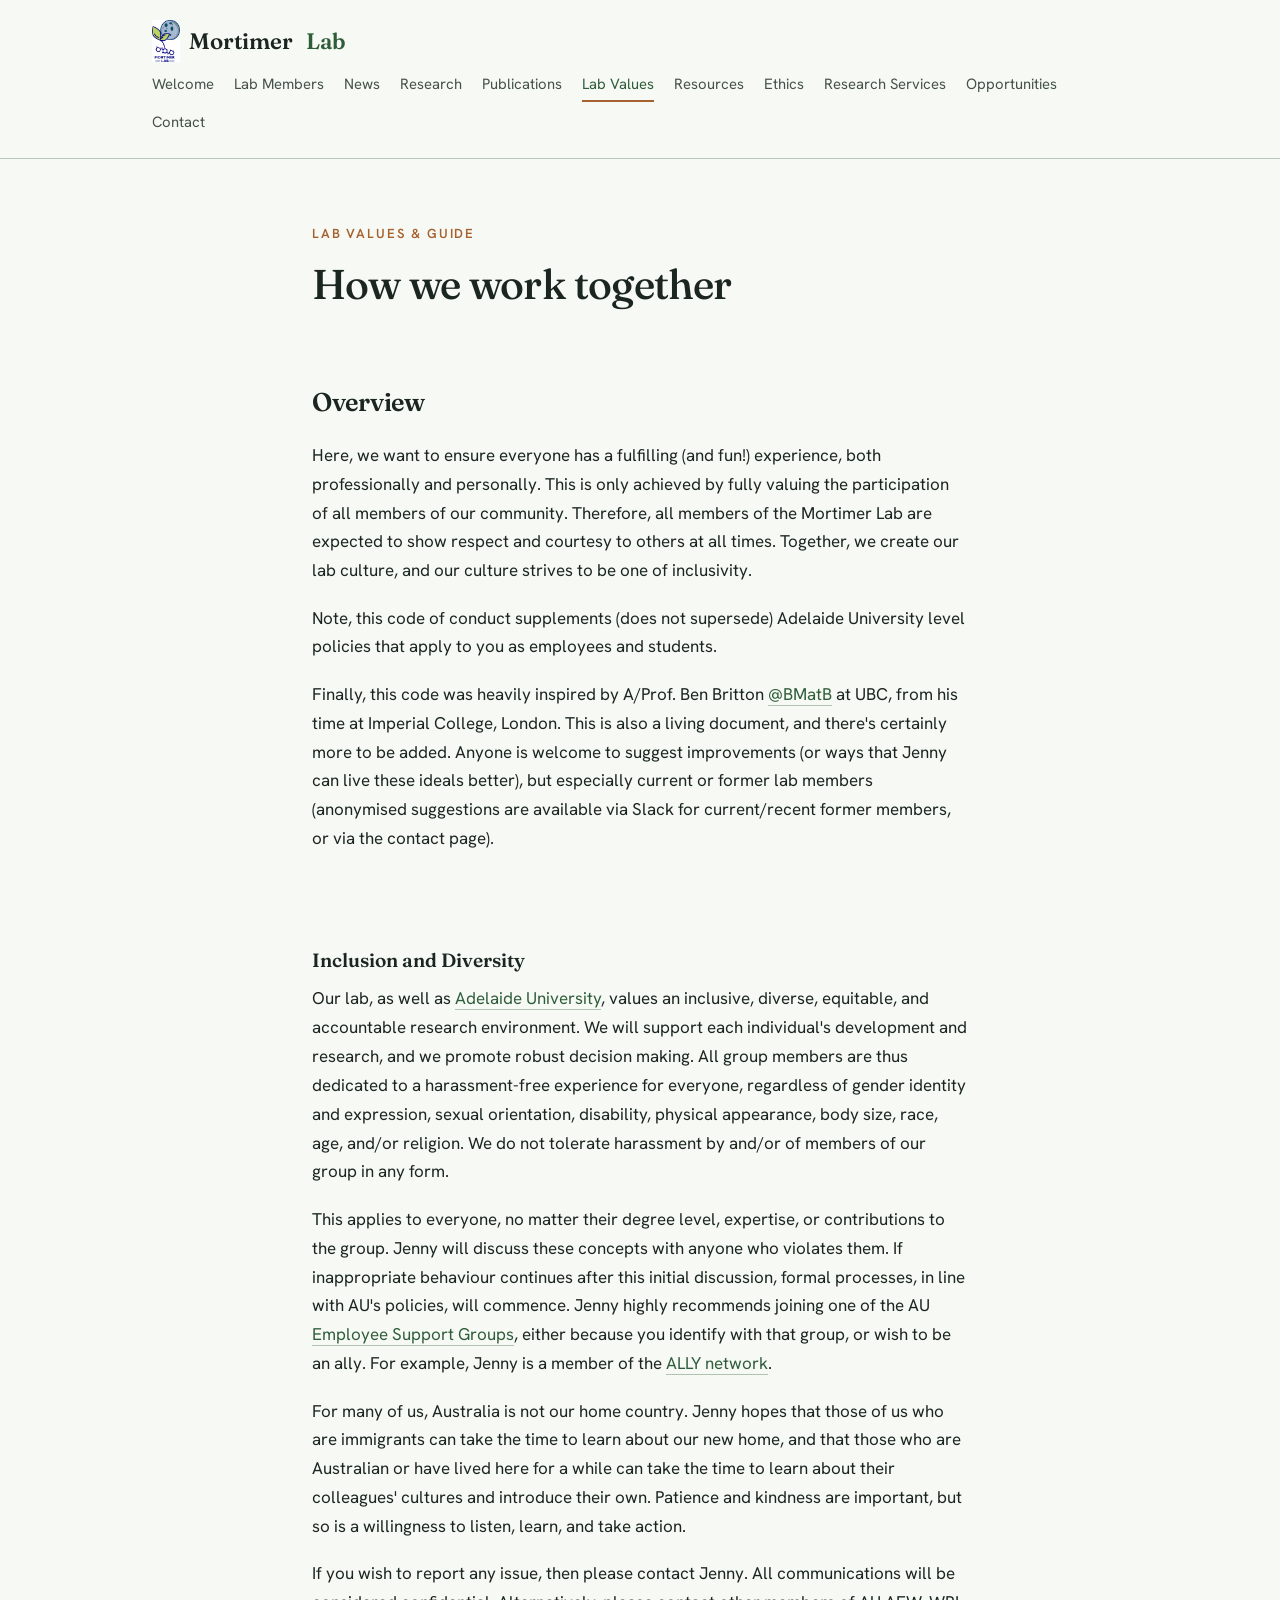
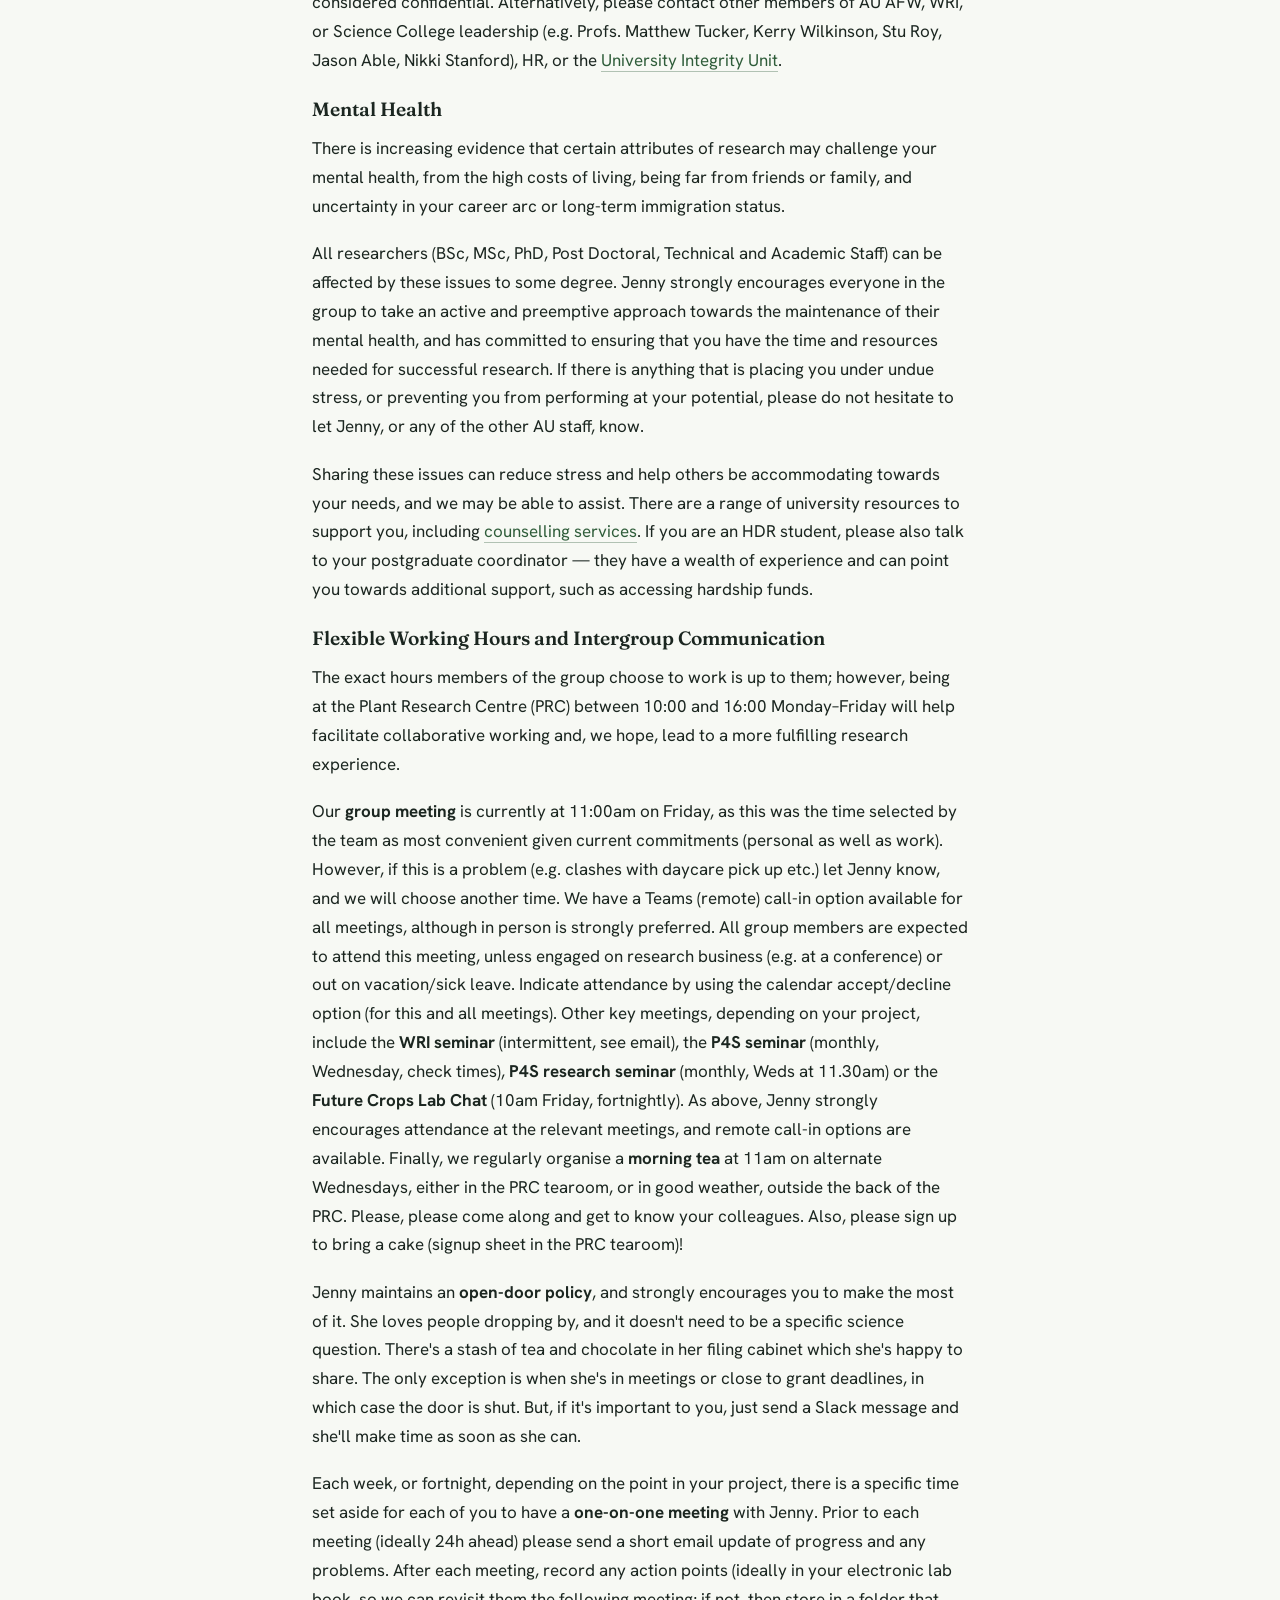
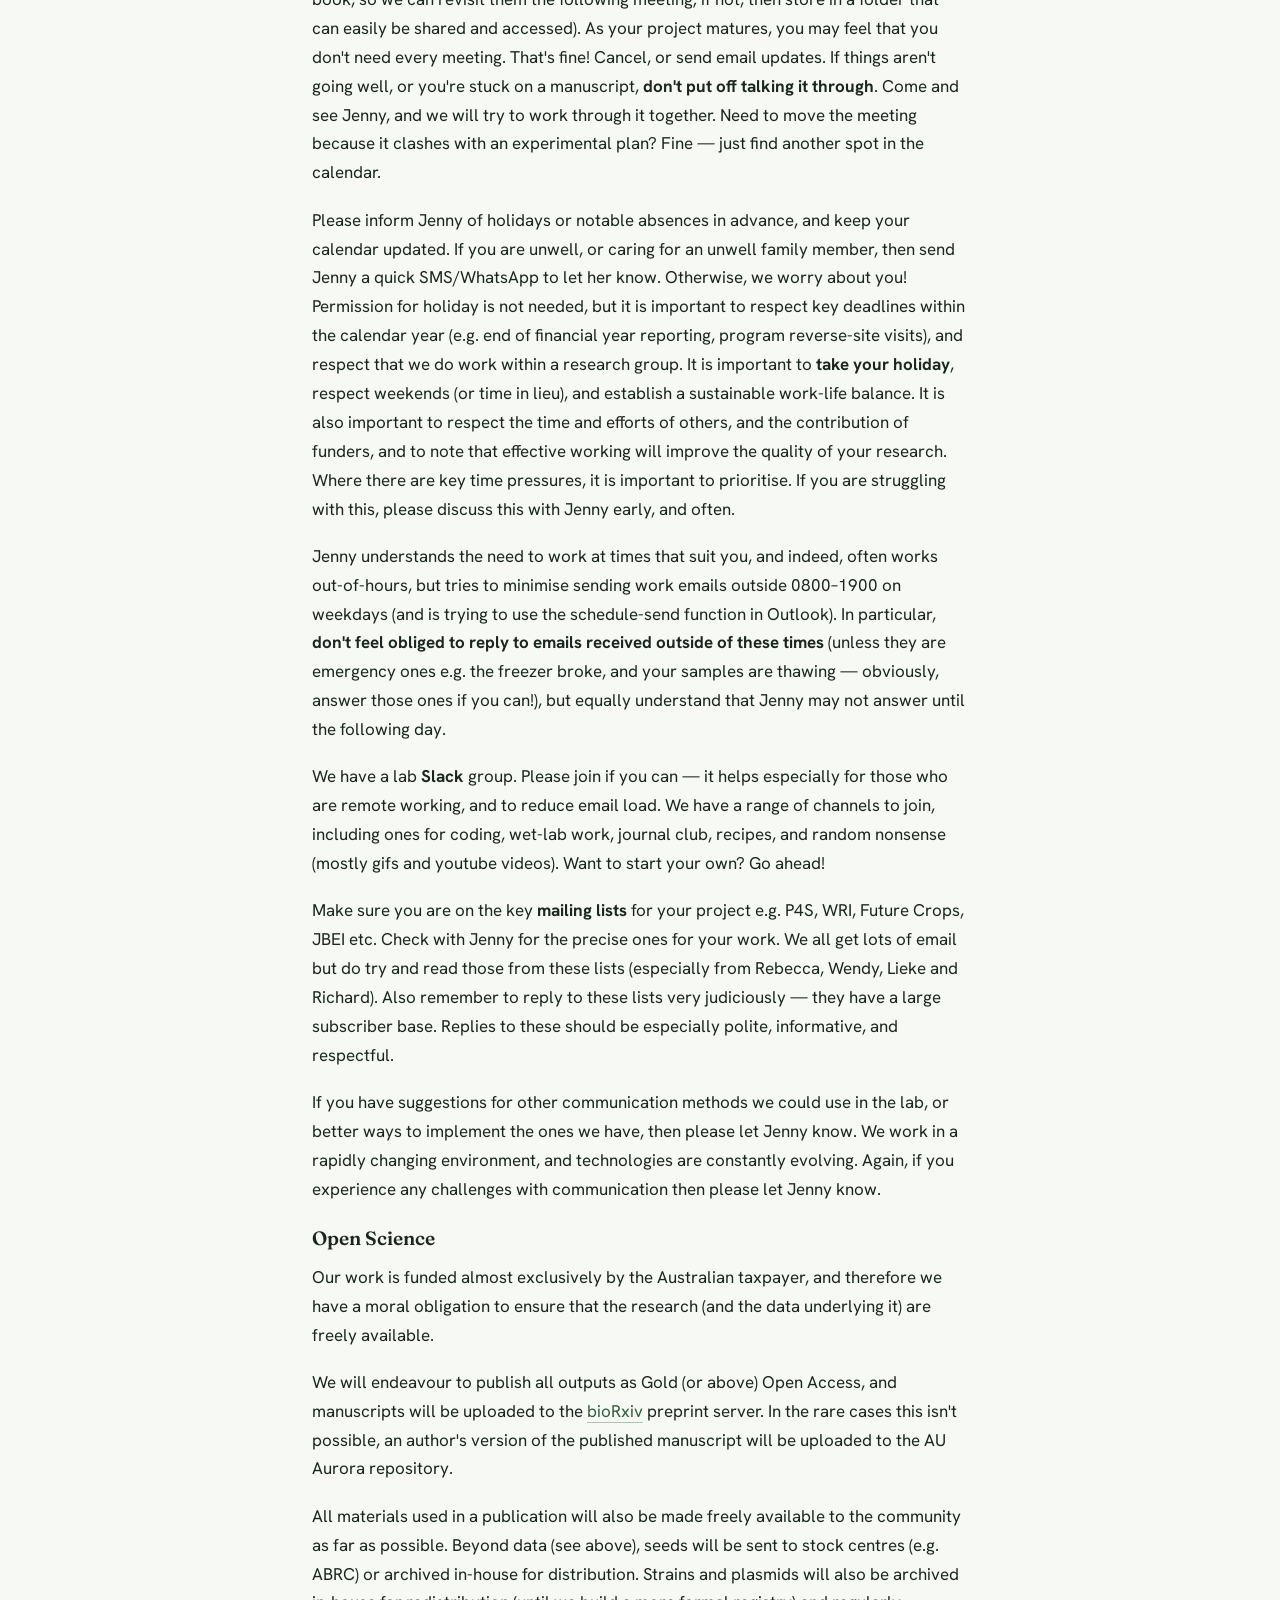
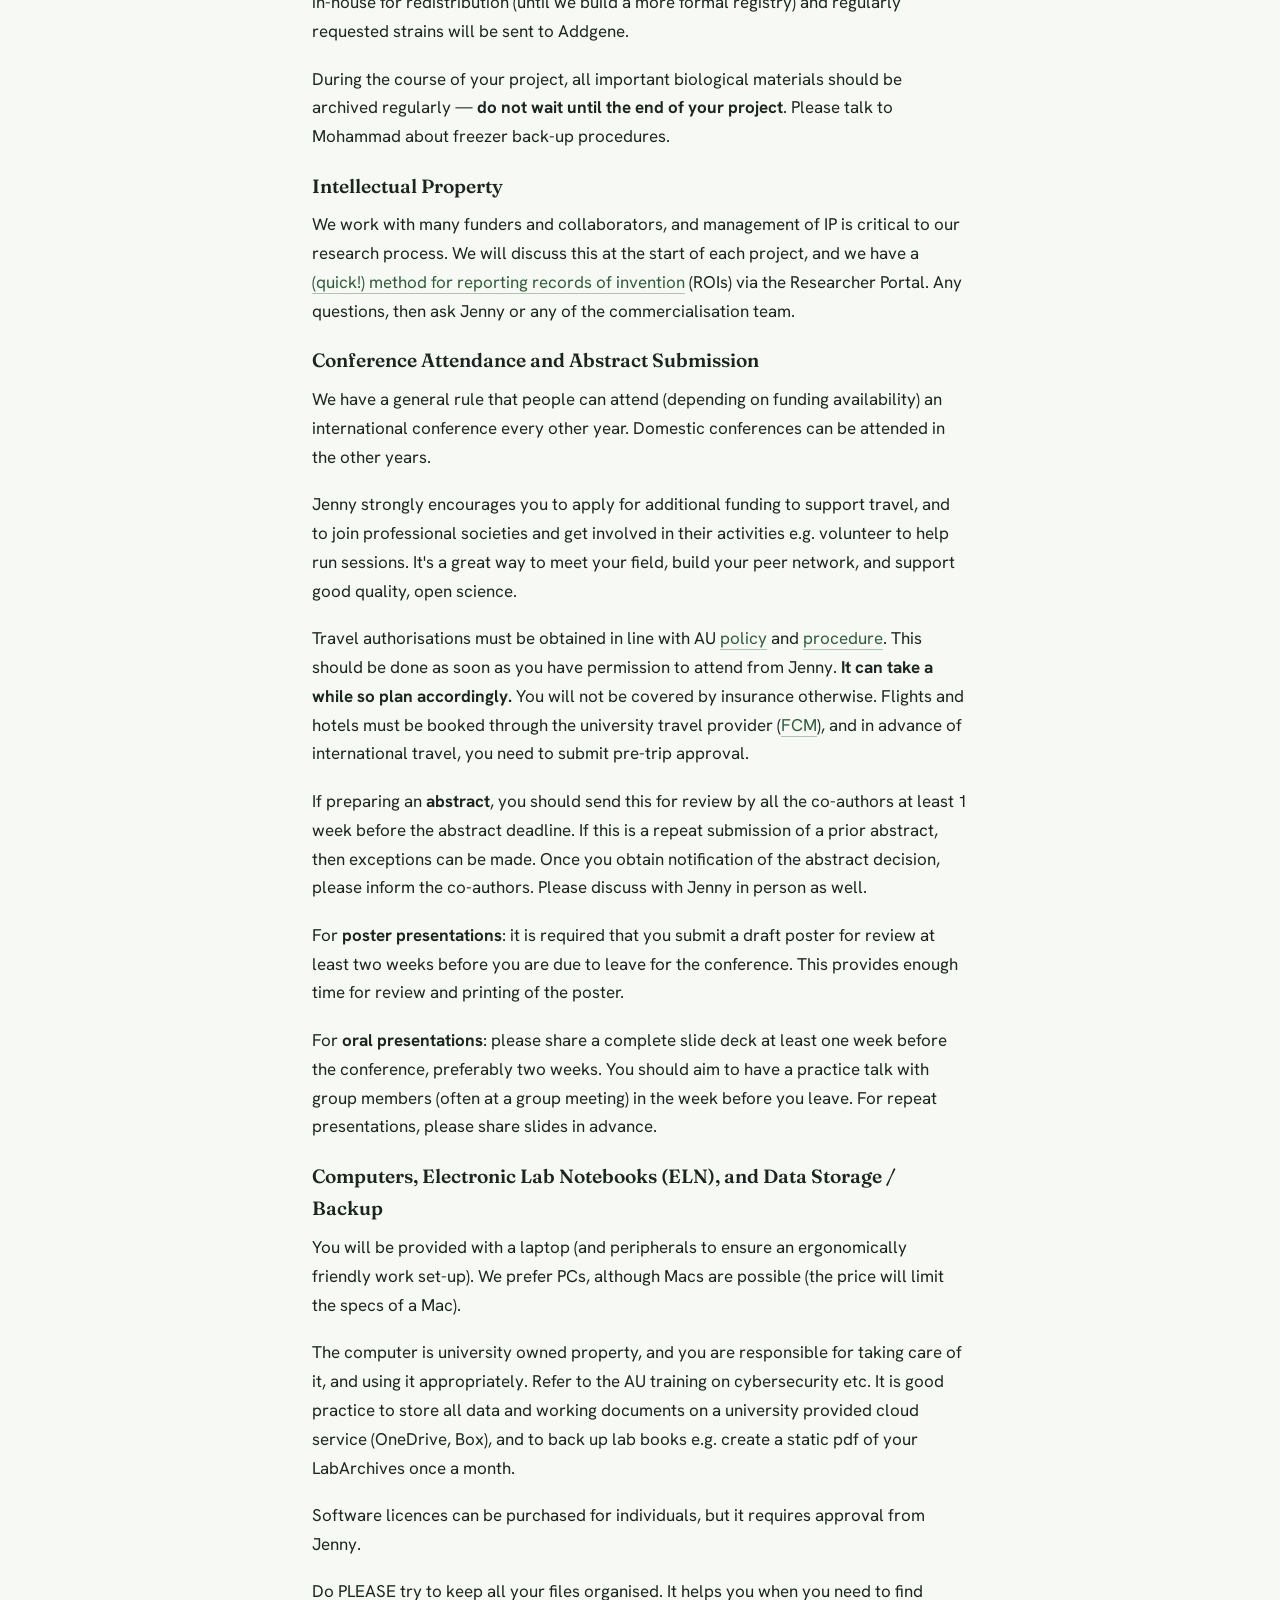
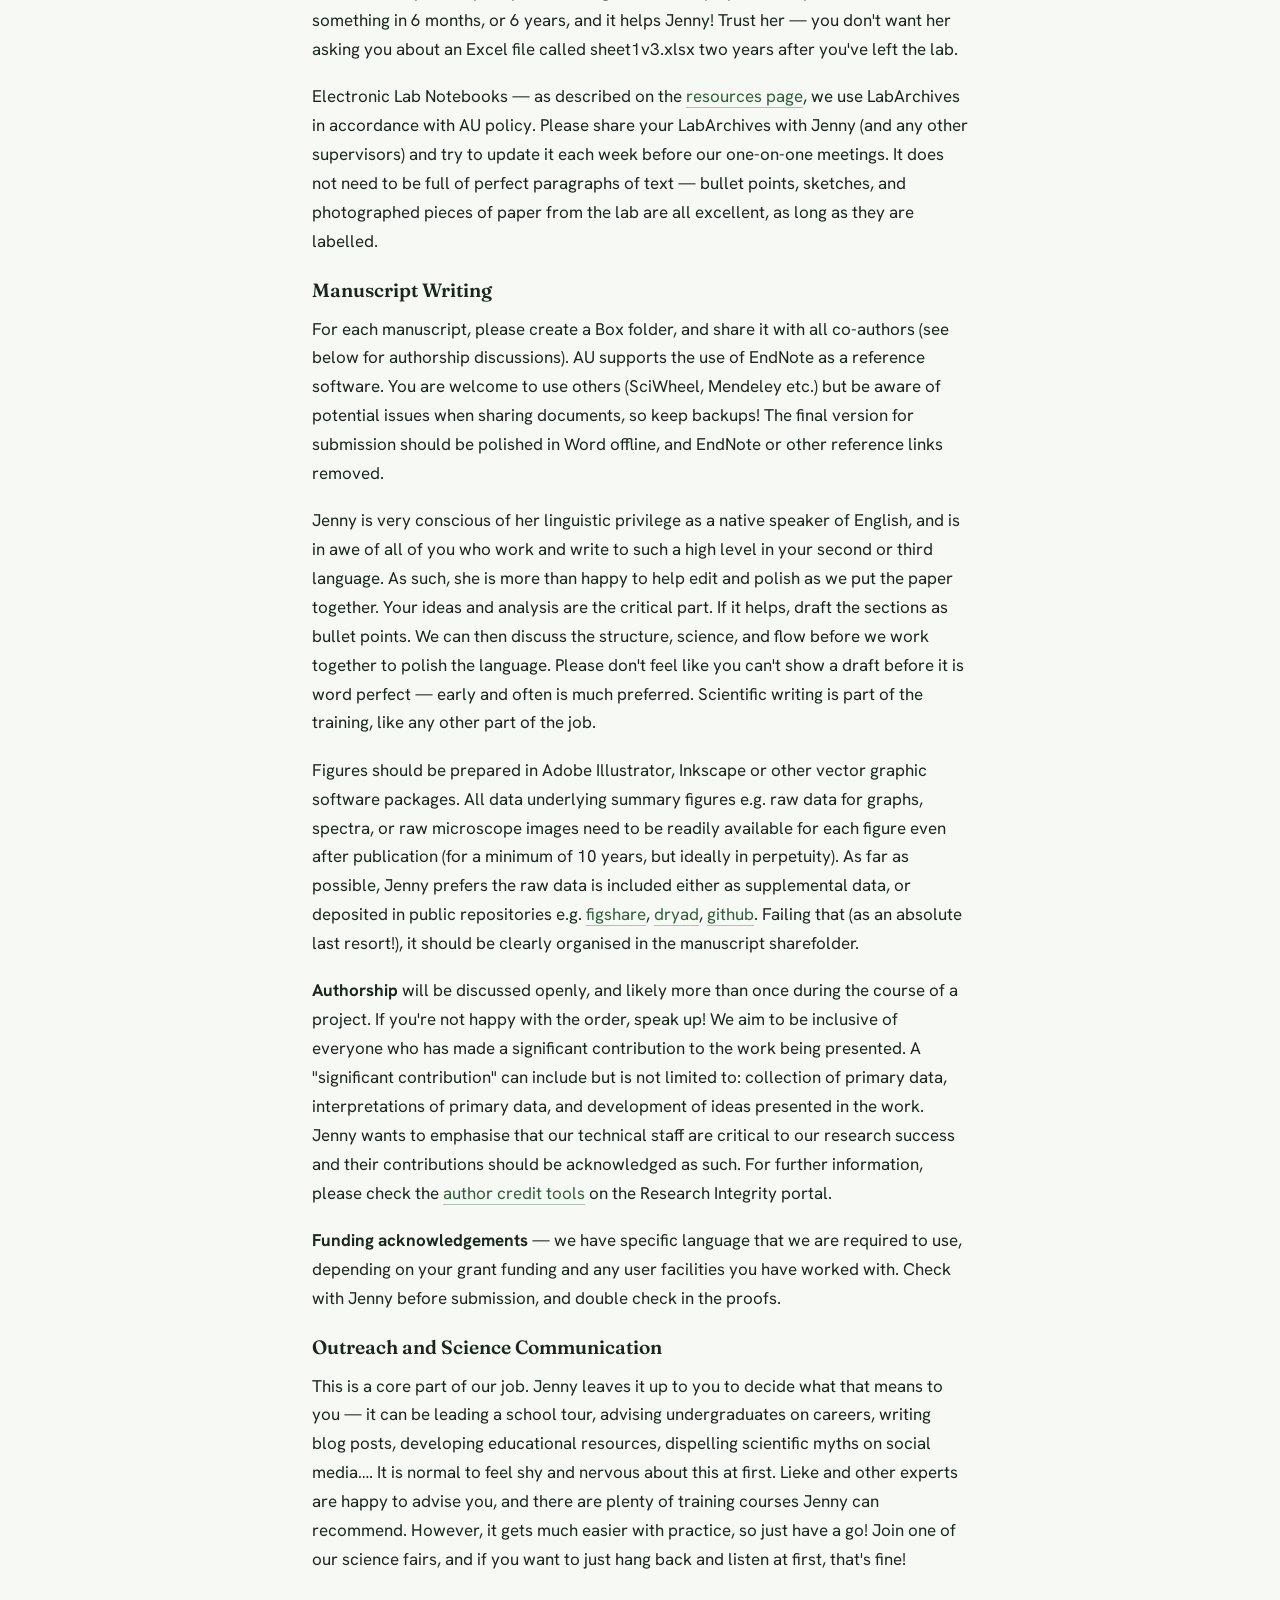
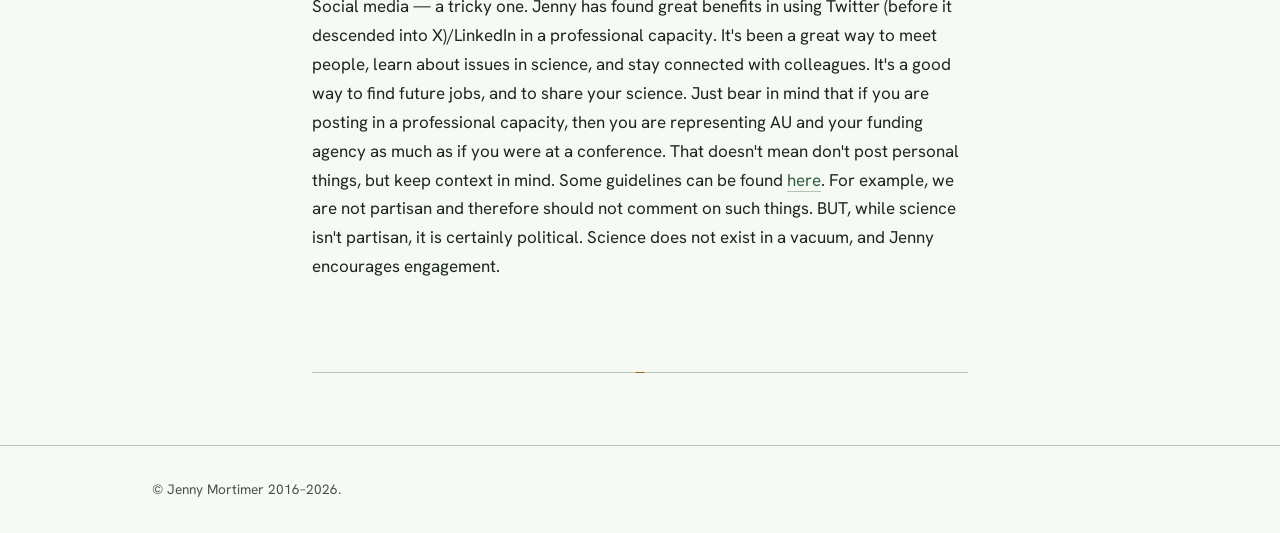
<file: lab-values.html>
<!DOCTYPE html>
<html lang="en">
<head>
<meta charset="utf-8">
<meta name="viewport" content="width=device-width, initial-scale=1">
<title>Lab Values and Guide — Mortimer Laboratory</title>
<meta name="description" content="The Mortimer Lab values and guide — our code of conduct and expectations, with parallel versions for the Adelaide and LBNL teams.">
<link rel="preconnect" href="https://fonts.googleapis.com">
<link rel="preconnect" href="https://fonts.gstatic.com" crossorigin>
<link href="https://fonts.googleapis.com/css2?family=Fraunces:opsz,wght@9..144,400;9..144,500;9..144,600&family=Hanken+Grotesk:wght@400;500;600&display=swap" rel="stylesheet">
<link rel="stylesheet" href="style.css">
</head>

<body>

<header class="site-header">
  <div class="wrap wrap-wide">
    <a class="wordmark" href="index.html"><img class="wordmark-logo" src="images/white_logo.png" alt="">Mortimer&nbsp;<span>Lab</span></a>
    <nav class="primary" aria-label="Primary">
      <a href="index.html">Welcome</a>
      <a href="lab-members.html">Lab Members</a>
      <a href="news.html">News</a>
      <a href="research.html">Research</a>
      <a href="publications.html">Publications</a>
      <a href="lab-values.html" aria-current="page">Lab Values</a>
      <a href="resources.html">Resources</a>
      <a href="ethics.html">Ethics</a>
      <a href="research-services.html">Research Services</a>
      <a href="opportunities.html">Opportunities</a>
      <a href="contact.html">Contact</a>
    </nav>
  </div>
</header>

<header class="page-head wrap">
  <p class="eyebrow">Lab Values &amp; Guide</p>
  <h1 class="page-title">How we work together</h1>
</header>

<main class="wrap">

  <section>
    <h2>Overview</h2>
    <p>Here, we want to ensure everyone has a fulfilling (and fun!) experience, both professionally and personally. This is only achieved by fully valuing the participation of all members of our community. Therefore, all members of the Mortimer Lab are expected to show respect and courtesy to others at all times. Together, we create our lab culture, and our culture strives to be one of inclusivity.</p>
    <p>Note, this code of conduct supplements (does not supersede) Adelaide University level policies that apply to you as employees and students.</p>
    <p>Finally, this code was heavily inspired by A/Prof. Ben Britton <a href="https://twitter.com/BMatB">@BMatB</a> at UBC, from his time at Imperial College, London. This is also a living document, and there's certainly more to be added. Anyone is welcome to suggest improvements (or ways that Jenny can live these ideals better), but especially current or former lab members (anonymised suggestions are available via Slack for current/recent former members, or via the contact page).</p>
   
  </section>

  <section>
    <h3>Inclusion and Diversity</h3>
    <p>Our lab, as well as <a href="https://adelaideuni.edu.au/about/policies/equity-inclusion-policy/">Adelaide University</a>, values an inclusive, diverse, equitable, and accountable research environment. We will support each individual's development and research, and we promote robust decision making. All group members are thus dedicated to a harassment-free experience for everyone, regardless of gender identity and expression, sexual orientation, disability, physical appearance, body size, race, age, and/or religion. We do not tolerate harassment by and/or of members of our group in any form.</p>
    <p>This applies to everyone, no matter their degree level, expertise, or contributions to the group. Jenny will discuss these concepts with anyone who violates them. If inappropriate behaviour continues after this initial discussion, formal processes, in line with AU's policies, will commence. Jenny highly recommends joining one of the AU <a href="https://staff.adelaide.edu.au/working-at-adelaide-university/support-and-wellbeing/inclusion-and-belonging">Employee Support Groups</a>, either because you identify with that group, or wish to be an ally. For example, Jenny is a member of the <a href="https://www.adelaide.edu.au/safer-campus-community/information-and-resources/lgbtiq">ALLY network</a>.</p>
    <p>For many of us, Australia is not our home country. Jenny hopes that those of us who are immigrants can take the time to learn about our new home, and that those who are Australian or have lived here for a while can take the time to learn about their colleagues' cultures and introduce their own. Patience and kindness are important, but so is a willingness to listen, learn, and take action.</p>
    <p>If you wish to report any issue, then please contact Jenny. All communications will be considered confidential. Alternatively, please contact other members of AU AFW, WRI, or Science College leadership (e.g. Profs. Matthew Tucker, Kerry Wilkinson, Stu Roy, Jason Able, Nikki Stanford), HR, or the <a href="https://adelaideuni.edu.au/about/support/report-an-incident-or-concern/">University Integrity Unit</a>.</p>

    <h3>Mental Health</h3>
    <p>There is increasing evidence that certain attributes of research may challenge your mental health, from the high costs of living, being far from friends or family, and uncertainty in your career arc or long-term immigration status.</p>
    <p>All researchers (BSc, MSc, PhD, Post Doctoral, Technical and Academic Staff) can be affected by these issues to some degree. Jenny strongly encourages everyone in the group to take an active and preemptive approach towards the maintenance of their mental health, and has committed to ensuring that you have the time and resources needed for successful research. If there is anything that is placing you under undue stress, or preventing you from performing at your potential, please do not hesitate to let Jenny, or any of the other AU staff, know.</p>
    <p>Sharing these issues can reduce stress and help others be accommodating towards your needs, and we may be able to assist. There are a range of university resources to support you, including <a href="https://www.adelaide.edu.au/counselling/meet-our-team">counselling services</a>. If you are an HDR student, please also talk to your postgraduate coordinator — they have a wealth of experience and can point you towards additional support, such as accessing hardship funds.</p>

    <h3>Flexible Working Hours and Intergroup Communication</h3>
    <p>The exact hours members of the group choose to work is up to them; however, being at the Plant Research Centre (PRC) between 10:00 and 16:00 Monday–Friday will help facilitate collaborative working and, we hope, lead to a more fulfilling research experience.</p>
    <p>Our <strong>group meeting</strong> is currently at 11:00am on Friday, as this was the time selected by the team as most convenient given current commitments (personal as well as work). However, if this is a problem (e.g. clashes with daycare pick up etc.) let Jenny know, and we will choose another time. We have a Teams (remote) call-in option available for all meetings, although in person is strongly preferred. All group members are expected to attend this meeting, unless engaged on research business (e.g. at a conference) or out on vacation/sick leave. Indicate attendance by using the calendar accept/decline option (for this and all meetings). Other key meetings, depending on your project, include the <strong>WRI seminar</strong> (intermittent, see email), the <strong>P4S seminar</strong> (monthly, Wednesday, check times), <strong>P4S research seminar</strong> (monthly, Weds at 11.30am) or the <strong>Future Crops Lab Chat</strong> (10am Friday, fortnightly). As above, Jenny strongly encourages attendance at the relevant meetings, and remote call-in options are available. Finally, we regularly organise a <strong>morning tea</strong> at 11am on alternate Wednesdays, either in the PRC tearoom, or in good weather, outside the back of the PRC. Please, please come along and get to know your colleagues. Also, please sign up to bring a cake (signup sheet in the PRC tearoom)!</p>
    <p>Jenny maintains an <strong>open-door policy</strong>, and strongly encourages you to make the most of it. She loves people dropping by, and it doesn't need to be a specific science question. There's a stash of tea and chocolate in her filing cabinet which she's happy to share. The only exception is when she's in meetings or close to grant deadlines, in which case the door is shut. But, if it's important to you, just send a Slack message and she'll make time as soon as she can.</p>
    <p>Each week, or fortnight, depending on the point in your project, there is a specific time set aside for each of you to have a <strong>one-on-one meeting</strong> with Jenny. Prior to each meeting (ideally 24h ahead) please send a short email update of progress and any problems. After each meeting, record any action points (ideally in your electronic lab book, so we can revisit them the following meeting; if not, then store in a folder that can easily be shared and accessed). As your project matures, you may feel that you don't need every meeting. That's fine! Cancel, or send email updates. If things aren't going well, or you're stuck on a manuscript, <strong>don't put off talking it through</strong>. Come and see Jenny, and we will try to work through it together. Need to move the meeting because it clashes with an experimental plan? Fine — just find another spot in the calendar.</p>
    <p>Please inform Jenny of holidays or notable absences in advance, and keep your calendar updated. If you are unwell, or caring for an unwell family member, then send Jenny a quick SMS/WhatsApp to let her know. Otherwise, we worry about you! Permission for holiday is not needed, but it is important to respect key deadlines within the calendar year (e.g. end of financial year reporting, program reverse-site visits), and respect that we do work within a research group. It is important to <strong>take your holiday</strong>, respect weekends (or time in lieu), and establish a sustainable work-life balance. It is also important to respect the time and efforts of others, and the contribution of funders, and to note that effective working will improve the quality of your research. Where there are key time pressures, it is important to prioritise. If you are struggling with this, please discuss this with Jenny early, and often.</p>
    <p>Jenny understands the need to work at times that suit you, and indeed, often works out-of-hours, but tries to minimise sending work emails outside 0800–1900 on weekdays (and is trying to use the schedule-send function in Outlook). In particular, <strong>don't feel obliged to reply to emails received outside of these times</strong> (unless they are emergency ones e.g. the freezer broke, and your samples are thawing — obviously, answer those ones if you can!), but equally understand that Jenny may not answer until the following day.</p>
    <p>We have a lab <strong>Slack</strong> group. Please join if you can — it helps especially for those who are remote working, and to reduce email load. We have a range of channels to join, including ones for coding, wet-lab work, journal club, recipes, and random nonsense (mostly gifs and youtube videos). Want to start your own? Go ahead!</p>
    <p>Make sure you are on the key <strong>mailing lists</strong> for your project e.g. P4S, WRI, Future Crops, JBEI etc. Check with Jenny for the precise ones for your work. We all get lots of email but do try and read those from these lists (especially from Rebecca, Wendy, Lieke and Richard). Also remember to reply to these lists very judiciously — they have a large subscriber base. Replies to these should be especially polite, informative, and respectful.</p>
    <p>If you have suggestions for other communication methods we could use in the lab, or better ways to implement the ones we have, then please let Jenny know. We work in a rapidly changing environment, and technologies are constantly evolving. Again, if you experience any challenges with communication then please let Jenny know.</p>

    <h3>Open Science</h3>
    <p>Our work is funded almost exclusively by the Australian taxpayer, and therefore we have a moral obligation to ensure that the research (and the data underlying it) are freely available.</p>
    <p>We will endeavour to publish all outputs as Gold (or above) Open Access, and manuscripts will be uploaded to the <a href="http://biorxiv.org">bioRxiv</a> preprint server. In the rare cases this isn't possible, an author's version of the published manuscript will be uploaded to the AU Aurora repository.</p>
    <p>All materials used in a publication will also be made freely available to the community as far as possible. Beyond data (see above), seeds will be sent to stock centres (e.g. ABRC) or archived in-house for distribution. Strains and plasmids will also be archived in-house for redistribution (until we build a more formal registry) and regularly requested strains will be sent to Addgene.</p>
    <p>During the course of your project, all important biological materials should be archived regularly — <strong>do not wait until the end of your project</strong>. Please talk to Mohammad about freezer back-up procedures.</p>

    <h3>Intellectual Property</h3>
    <p>We work with many funders and collaborators, and management of IP is critical to our research process. We will discuss this at the start of each project, and we have a <a href="https://www.adelaide.edu.au/staff/research/commercialise-your-research/disclose-your-invention">(quick!) method for reporting records of invention</a> (ROIs) via the Researcher Portal. Any questions, then ask Jenny or any of the commercialisation team.</p>

    <h3>Conference Attendance and Abstract Submission</h3>
    <p>We have a general rule that people can attend (depending on funding availability) an international conference every other year. Domestic conferences can be attended in the other years.</p>
    <p>Jenny strongly encourages you to apply for additional funding to support travel, and to join professional societies and get involved in their activities e.g. volunteer to help run sessions. It's a great way to meet your field, build your peer network, and support good quality, open science.</p>
    <p>Travel authorisations must be obtained in line with AU <a href="https://adelaideuni.edu.au/about/policies/travel-policy/">policy</a> and <a href="https://adelaideuni.edu.au/about/policies/travel-policy/staff-visitor-travel-procedure/">procedure</a>. This should be done as soon as you have permission to attend from Jenny. <strong>It can take a while so plan accordingly.</strong> You will not be covered by insurance otherwise. Flights and hotels must be booked through the university travel provider (<a href="https://id.adelaide.edu.au/app/adelaide_travelhub_1/exk24kgdsbtz3BbHU3l7/sso/saml">FCM</a>), and in advance of international travel, you need to submit pre-trip approval.</p>
    <p>If preparing an <strong>abstract</strong>, you should send this for review by all the co-authors at least 1 week before the abstract deadline. If this is a repeat submission of a prior abstract, then exceptions can be made. Once you obtain notification of the abstract decision, please inform the co-authors. Please discuss with Jenny in person as well.</p>
    <p>For <strong>poster presentations</strong>: it is required that you submit a draft poster for review at least two weeks before you are due to leave for the conference. This provides enough time for review and printing of the poster.</p>
    <p>For <strong>oral presentations</strong>: please share a complete slide deck at least one week before the conference, preferably two weeks. You should aim to have a practice talk with group members (often at a group meeting) in the week before you leave. For repeat presentations, please share slides in advance.</p>

    <h3>Computers, Electronic Lab Notebooks (ELN), and Data Storage / Backup</h3>
    <p>You will be provided with a laptop (and peripherals to ensure an ergonomically friendly work set-up). We prefer PCs, although Macs are possible (the price will limit the specs of a Mac).</p>
    <p>The computer is university owned property, and you are responsible for taking care of it, and using it appropriately. Refer to the AU training on cybersecurity etc. It is good practice to store all data and working documents on a university provided cloud service (OneDrive, Box), and to back up lab books e.g. create a static pdf of your LabArchives once a month.</p>
    <p>Software licences can be purchased for individuals, but it requires approval from Jenny.</p>
    <p>Do PLEASE try to keep all your files organised. It helps you when you need to find something in 6 months, or 6 years, and it helps Jenny! Trust her — you don't want her asking you about an Excel file called sheet1v3.xlsx two years after you've left the lab.</p>
    <p>Electronic Lab Notebooks — as described on the <a href="resources.html">resources page</a>, we use LabArchives in accordance with AU policy. Please share your LabArchives with Jenny (and any other supervisors) and try to update it each week before our one-on-one meetings. It does not need to be full of perfect paragraphs of text — bullet points, sketches, and photographed pieces of paper from the lab are all excellent, as long as they are labelled.</p>

    <h3>Manuscript Writing</h3>
    <p>For each manuscript, please create a Box folder, and share it with all co-authors (see below for authorship discussions). AU supports the use of EndNote as a reference software. You are welcome to use others (SciWheel, Mendeley etc.) but be aware of potential issues when sharing documents, so keep backups! The final version for submission should be polished in Word offline, and EndNote or other reference links removed.</p>
    <p>Jenny is very conscious of her linguistic privilege as a native speaker of English, and is in awe of all of you who work and write to such a high level in your second or third language. As such, she is more than happy to help edit and polish as we put the paper together. Your ideas and analysis are the critical part. If it helps, draft the sections as bullet points. We can then discuss the structure, science, and flow before we work together to polish the language. Please don't feel like you can't show a draft before it is word perfect — early and often is much preferred. Scientific writing is part of the training, like any other part of the job.</p>
    <p>Figures should be prepared in Adobe Illustrator, Inkscape or other vector graphic software packages. All data underlying summary figures e.g. raw data for graphs, spectra, or raw microscope images need to be readily available for each figure even after publication (for a minimum of 10 years, but ideally in perpetuity). As far as possible, Jenny prefers the raw data is included either as supplemental data, or deposited in public repositories e.g. <a href="https://figshare.com/">figshare</a>, <a href="https://datadryad.org/stash">dryad</a>, <a href="https://github.com/">github</a>. Failing that (as an absolute last resort!), it should be clearly organised in the manuscript sharefolder.</p>
    <p><strong>Authorship</strong> will be discussed openly, and likely more than once during the course of a project. If you're not happy with the order, speak up! We aim to be inclusive of everyone who has made a significant contribution to the work being presented. A "significant contribution" can include but is not limited to: collection of primary data, interpretations of primary data, and development of ideas presented in the work. Jenny wants to emphasise that our technical staff are critical to our research success and their contributions should be acknowledged as such. For further information, please check the <a href="https://www.adelaide.edu.au/staff/research/ethics-compliance-integrity/research-integrity/authorship-declaration">author credit tools</a> on the Research Integrity portal.</p>
    <p><strong>Funding acknowledgements</strong> — we have specific language that we are required to use, depending on your grant funding and any user facilities you have worked with. Check with Jenny before submission, and double check in the proofs.</p>

    <h3>Outreach and Science Communication</h3>
    <p>This is a core part of our job. Jenny leaves it up to you to decide what that means to you — it can be leading a school tour, advising undergraduates on careers, writing blog posts, developing educational resources, dispelling scientific myths on social media…. It is normal to feel shy and nervous about this at first. Lieke and other experts are happy to advise you, and there are plenty of training courses Jenny can recommend. However, it gets much easier with practice, so just have a go! Join one of our science fairs, and if you want to just hang back and listen at first, that's fine!</p>
    <p>Social media — a tricky one. Jenny has found great benefits in using Twitter (before it descended into X)/LinkedIn in a professional capacity. It's been a great way to meet people, learn about issues in science, and stay connected with colleagues. It's a good way to find future jobs, and to share your science. Just bear in mind that if you are posting in a professional capacity, then you are representing AU and your funding agency as much as if you were at a conference. That doesn't mean don't post personal things, but keep context in mind. Some guidelines can be found <a href="https://staff.adelaide.edu.au/external-engagement/promote-our-brand/marketing-policies-and-procedures">here</a>. For example, we are not partisan and therefore should not comment on such things. BUT, while science isn't partisan, it is certainly political. Science does not exist in a vacuum, and Jenny encourages engagement.</p>
  </section>

  <hr class="divider" aria-hidden="true">


</main>

<footer class="site-footer">
  <div class="wrap wrap-wide">© Jenny Mortimer 2016–2026.</div>
</footer>

</body>
</html>
</file>
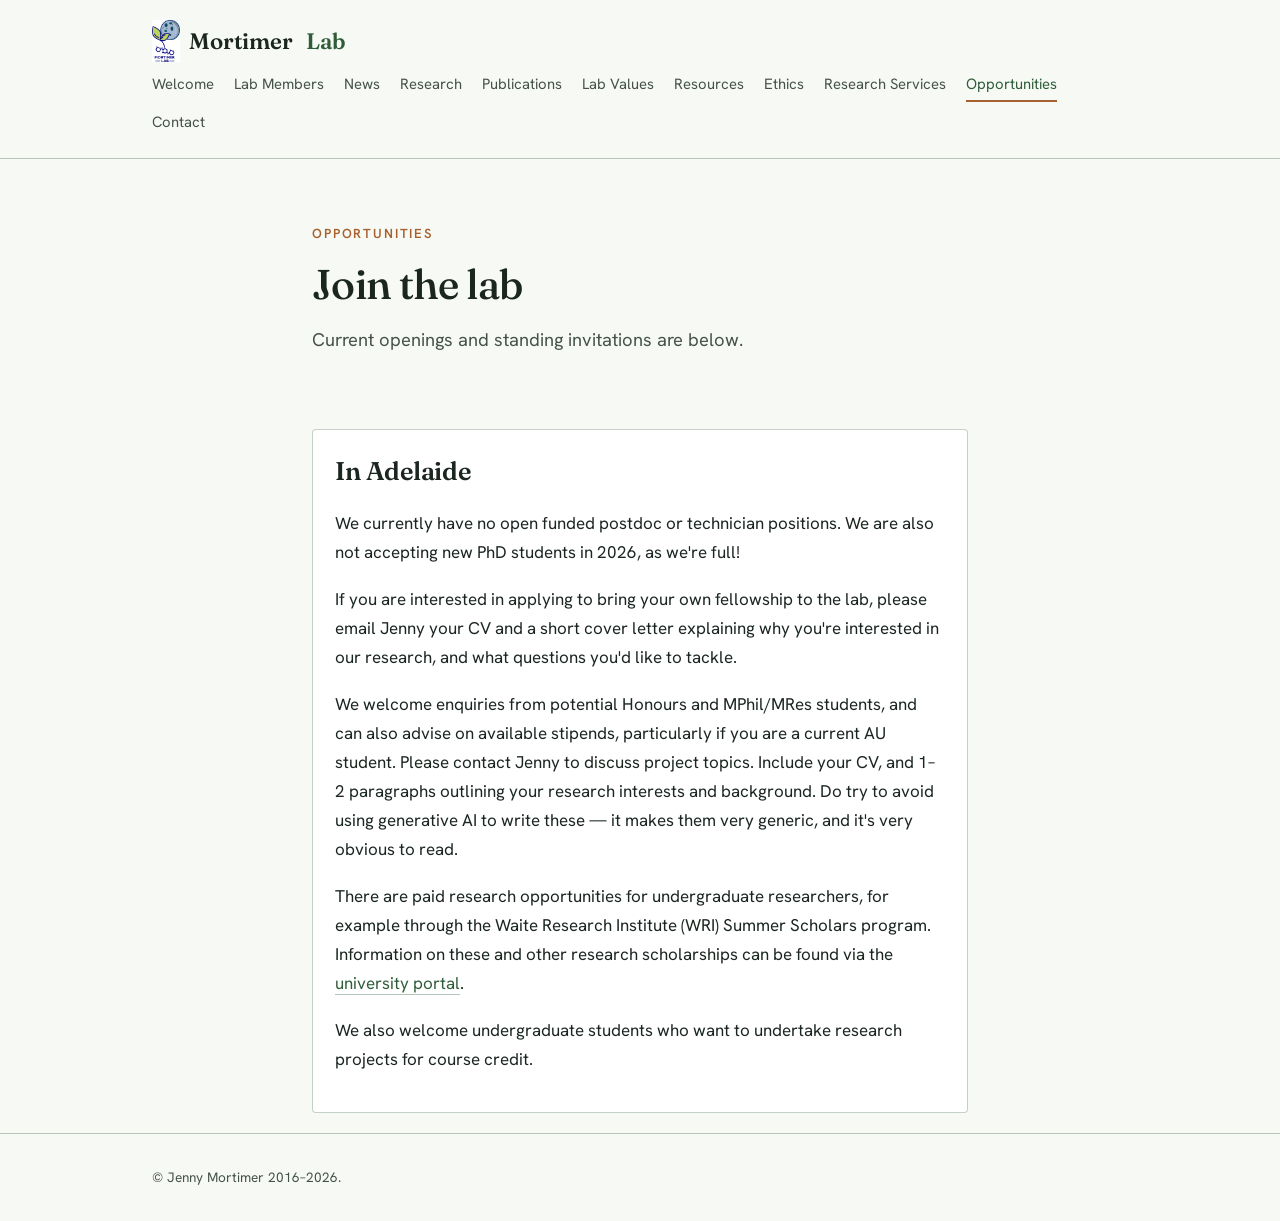
<file: opportunities.html>
<!DOCTYPE html>
<html lang="en">
<head>
<meta charset="utf-8">
<meta name="viewport" content="width=device-width, initial-scale=1">
<title>Opportunities — Mortimer Laboratory</title>
<meta name="description" content="Opportunities to join the Mortimer Lab in Adelaide — fellowships, student projects and paid internships.">
<link rel="preconnect" href="https://fonts.googleapis.com">
<link rel="preconnect" href="https://fonts.gstatic.com" crossorigin>
<link href="https://fonts.googleapis.com/css2?family=Fraunces:opsz,wght@9..144,400;9..144,500;9..144,600&family=Hanken+Grotesk:wght@400;500;600&display=swap" rel="stylesheet">
<link rel="stylesheet" href="style.css">
</head>

<body>

<header class="site-header">
  <div class="wrap wrap-wide">
    <a class="wordmark" href="index.html"><img class="wordmark-logo" src="images/white_logo.png" alt="">Mortimer&nbsp;<span>Lab</span></a>
    <nav class="primary" aria-label="Primary">
      <a href="index.html">Welcome</a>
      <a href="lab-members.html">Lab Members</a>
      <a href="news.html">News</a>
      <a href="research.html">Research</a>
      <a href="publications.html">Publications</a>
      <a href="lab-values.html">Lab Values</a>
      <a href="resources.html">Resources</a>
      <a href="ethics.html">Ethics</a>
      <a href="research-services.html">Research Services</a>
      <a href="opportunities.html" aria-current="page">Opportunities</a>
      <a href="contact.html">Contact</a>
    </nav>
  </div>
</header>

<header class="page-head wrap">
  <p class="eyebrow">Opportunities</p>
  <h1 class="page-title">Join the lab</h1>
  <p class="standfirst">Current openings and standing invitations are below.</p>
</header>

<main class="wrap">

  <section class="position">
    <h2>In Adelaide</h2>
    <p>We currently have no open funded postdoc or technician positions. We are also not accepting new PhD students in 2026, as we're full!</p>
    <p>If you are interested in applying to bring your own fellowship to the lab, please email Jenny your CV and a short cover letter explaining why you're interested in our research, and what questions you'd like to tackle.</p>
    <p>We welcome enquiries from potential Honours and MPhil/MRes students, and can also advise on available stipends, particularly if you are a current AU student. Please contact Jenny to discuss project topics. Include your CV, and 1–2 paragraphs outlining your research interests and background. Do try to avoid using generative AI to write these — it makes them very generic, and it's very obvious to read.</p>
    <p>There are paid research opportunities for undergraduate researchers, for example through the Waite Research Institute (WRI) Summer Scholars program. Information on these and other research scholarships can be found via the <a href="https://adelaideuni.edu.au/study/scholarships/">university portal</a>.</p>
    <p>We also welcome undergraduate students who want to undertake research projects for course credit.</p>
  </section>

</main>

<footer class="site-footer">
  <div class="wrap wrap-wide">© Jenny Mortimer 2016–2026.</div>
</footer>

</body>
</html>
</file>
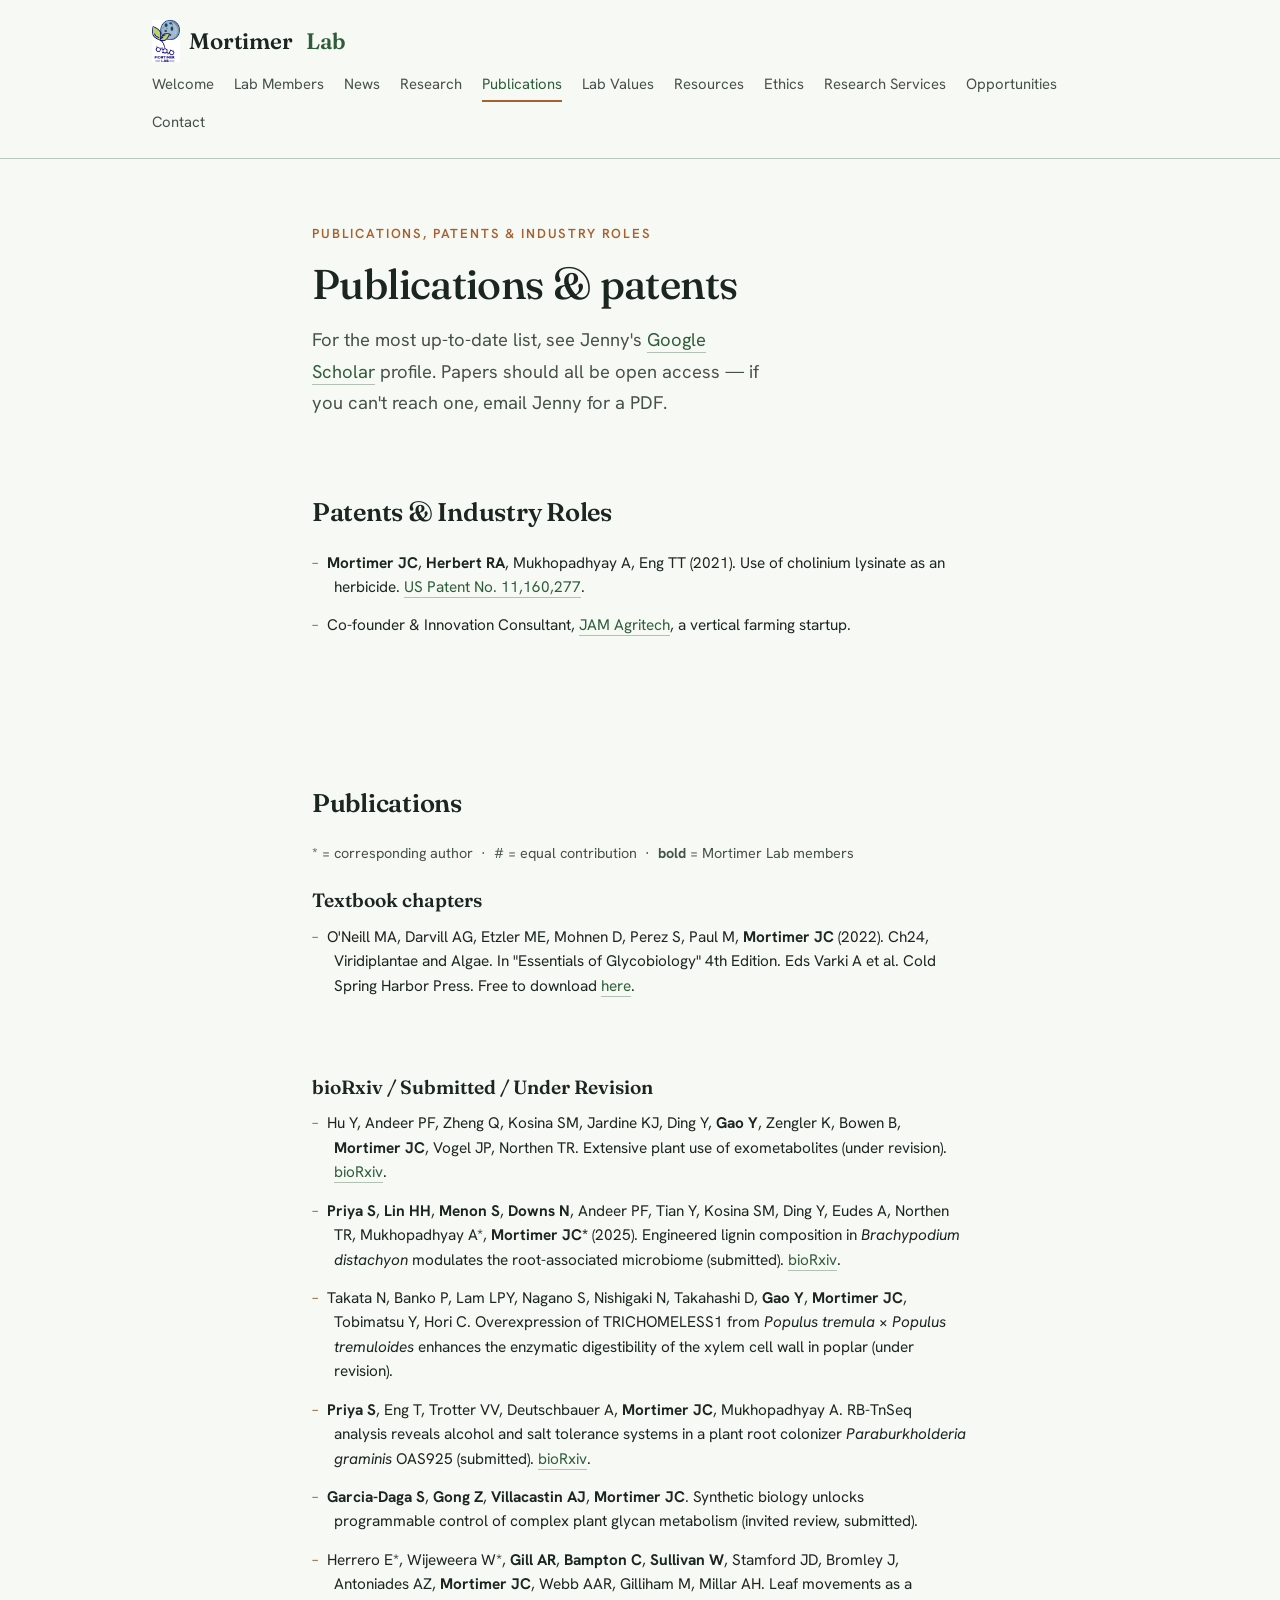
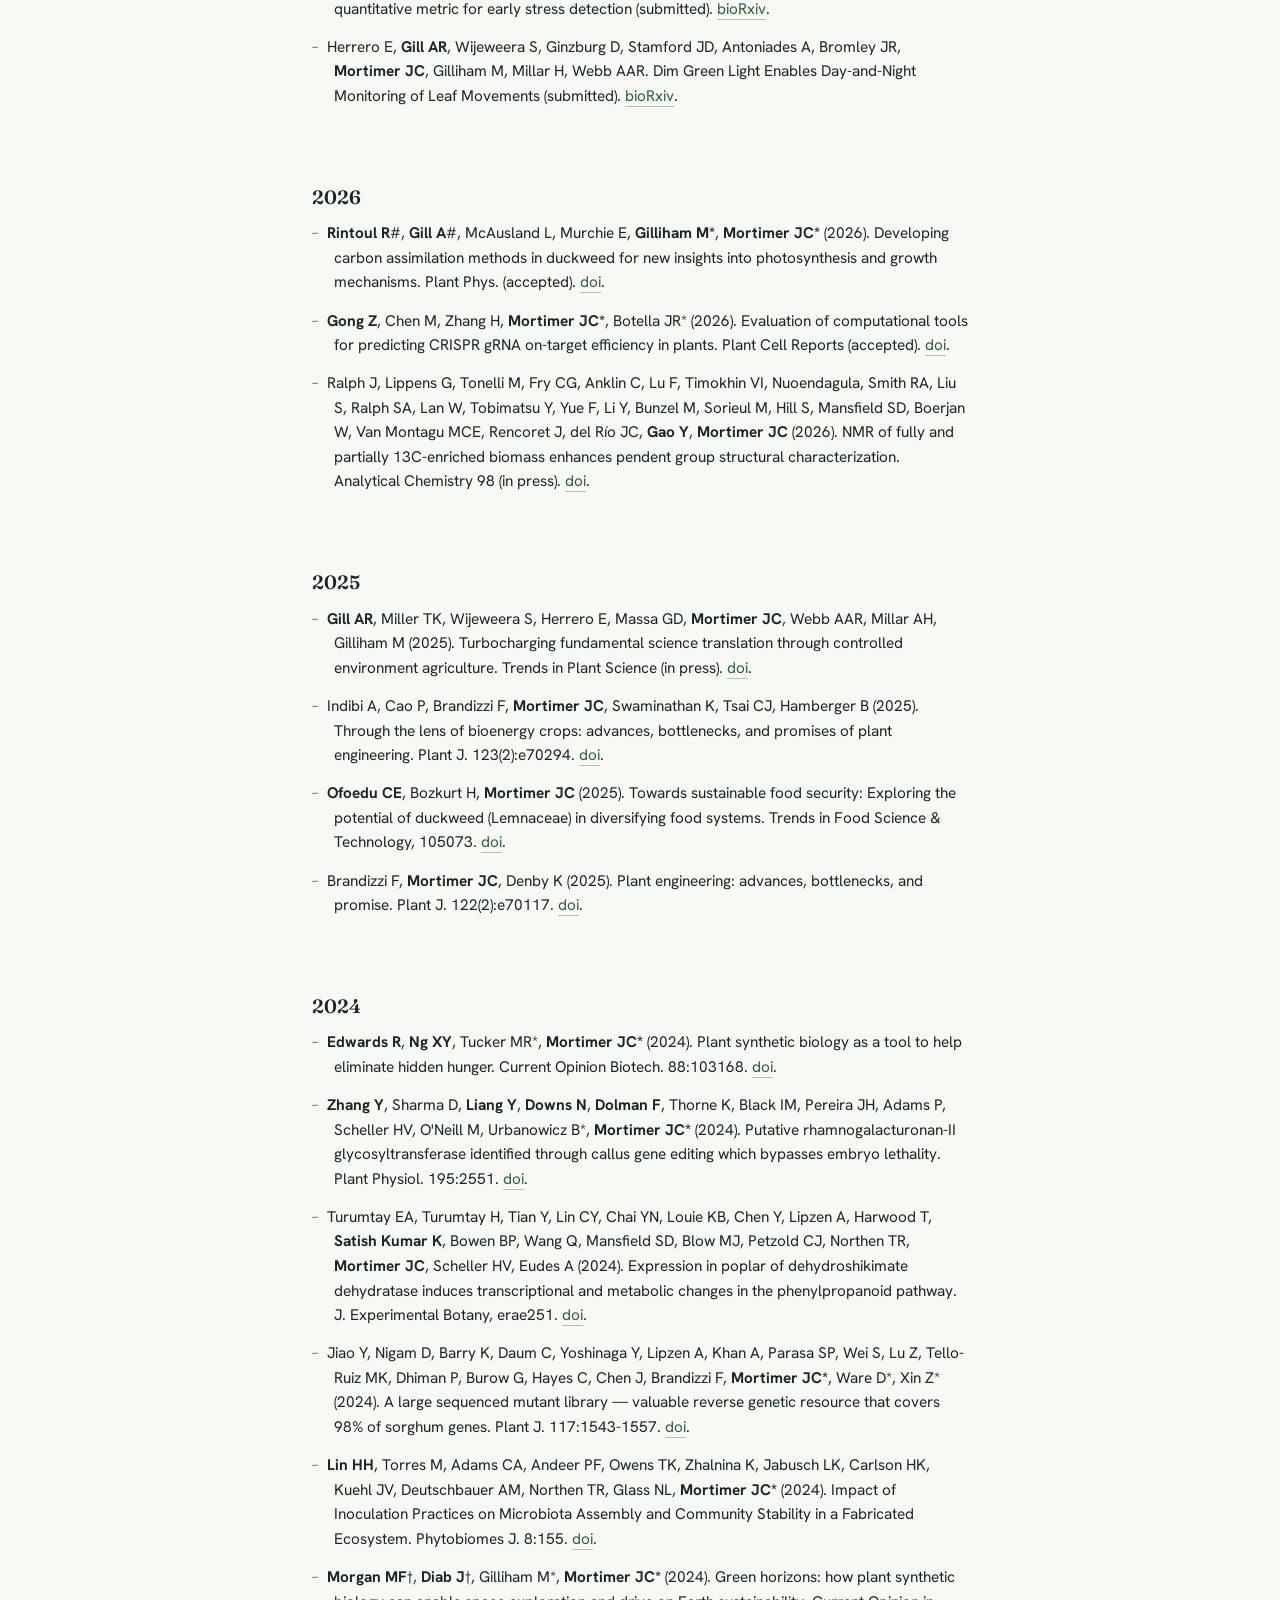
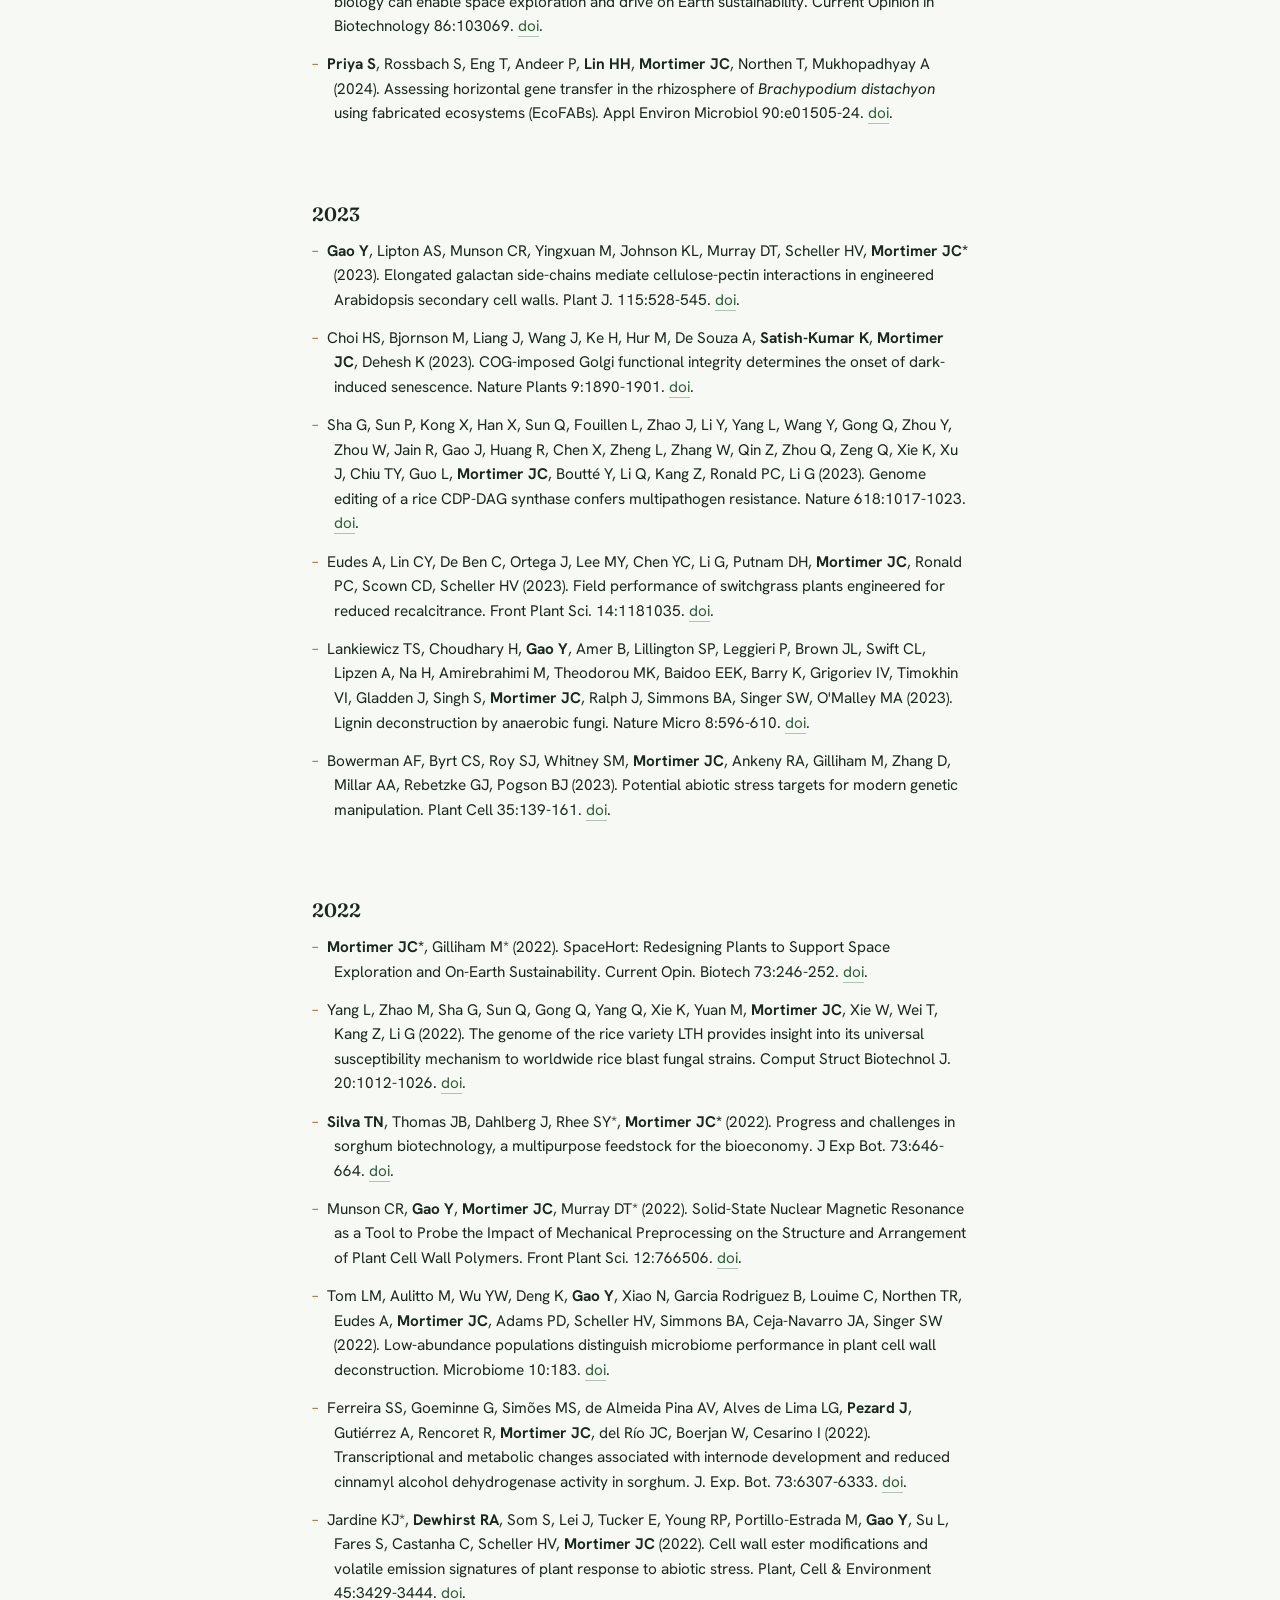
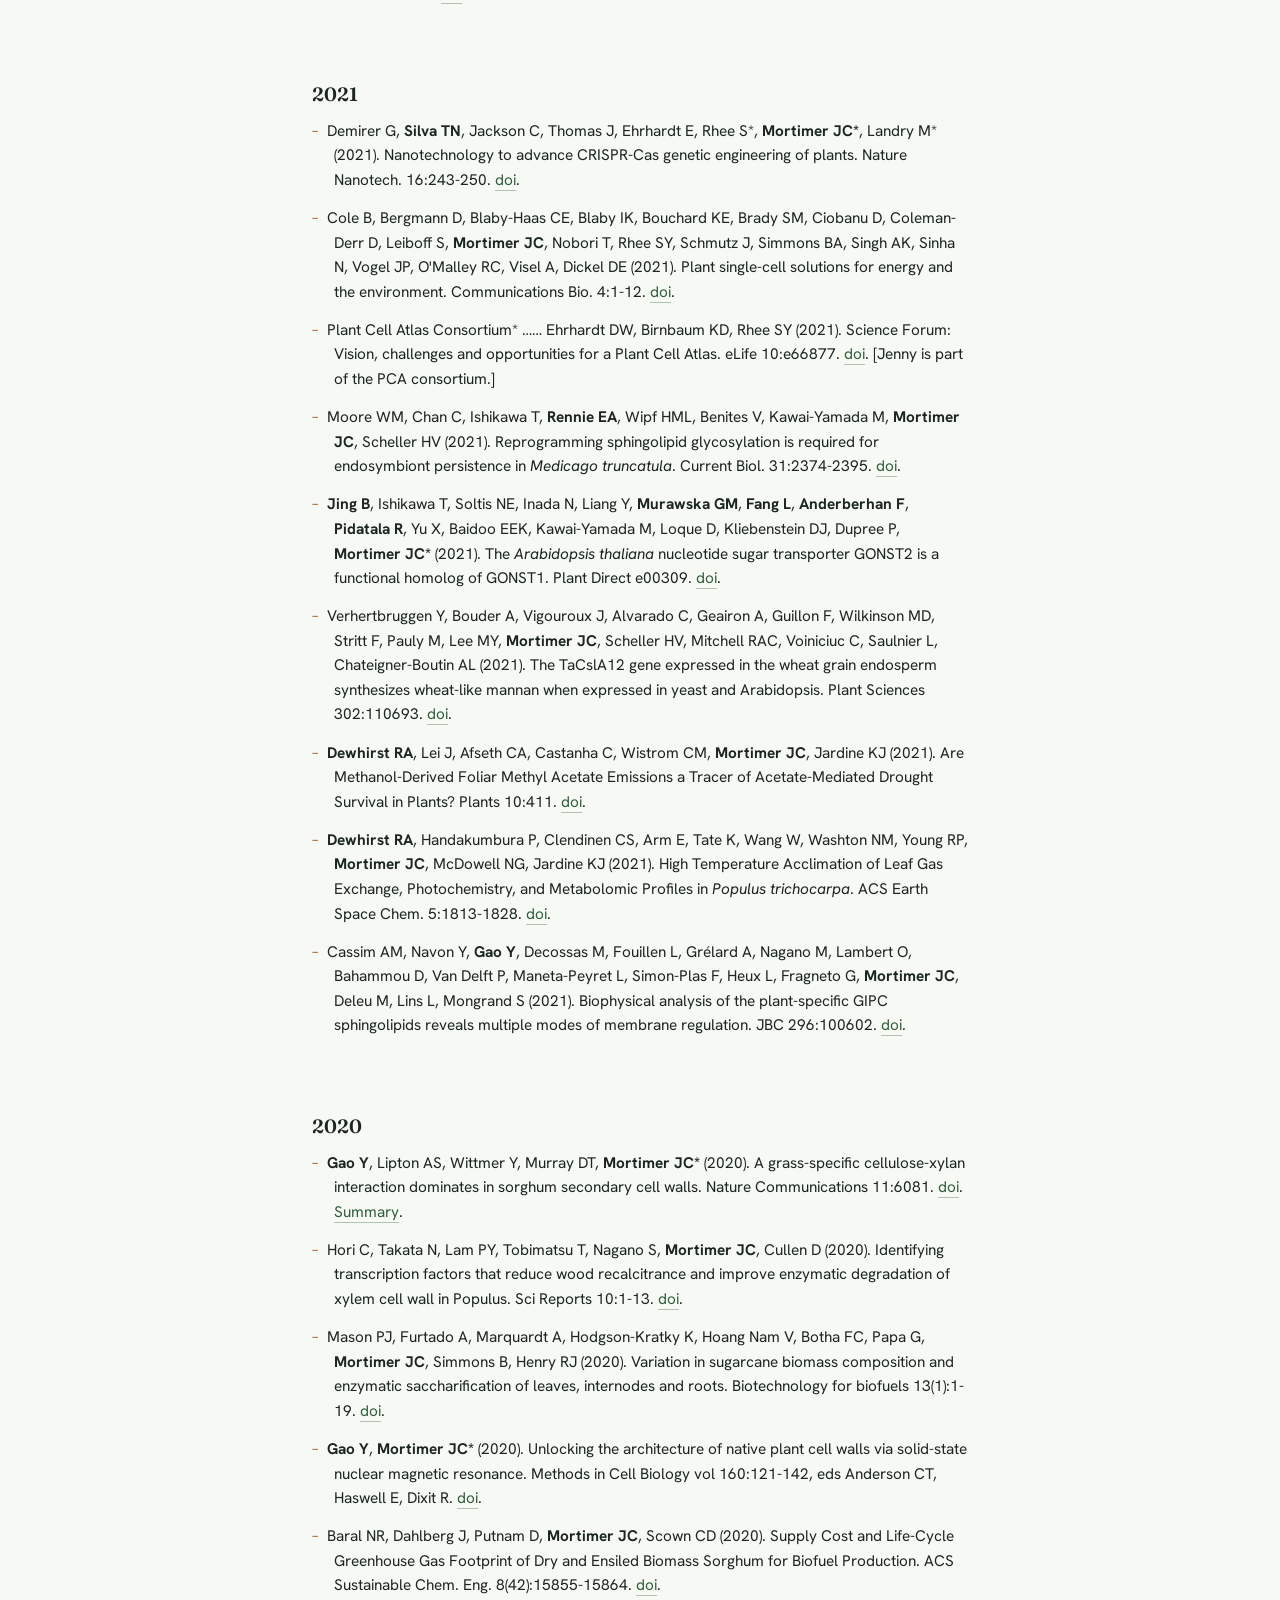
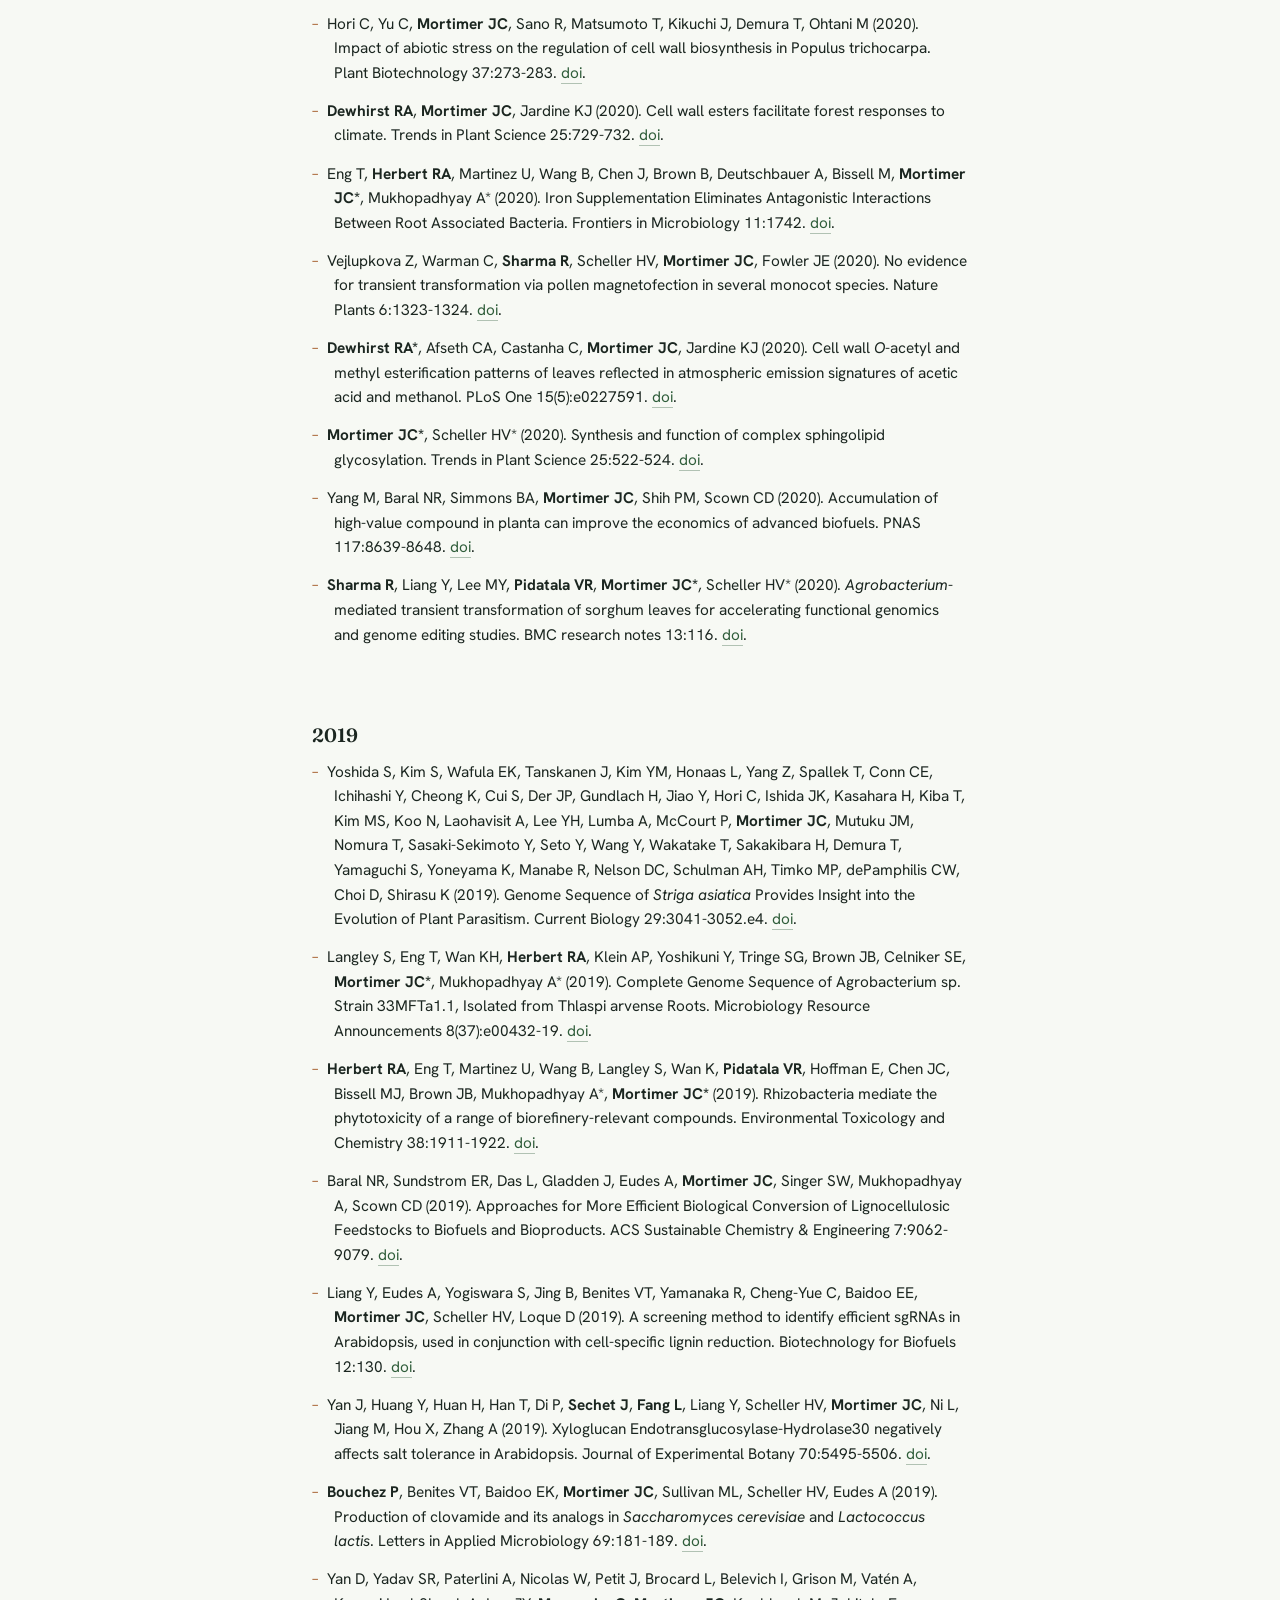
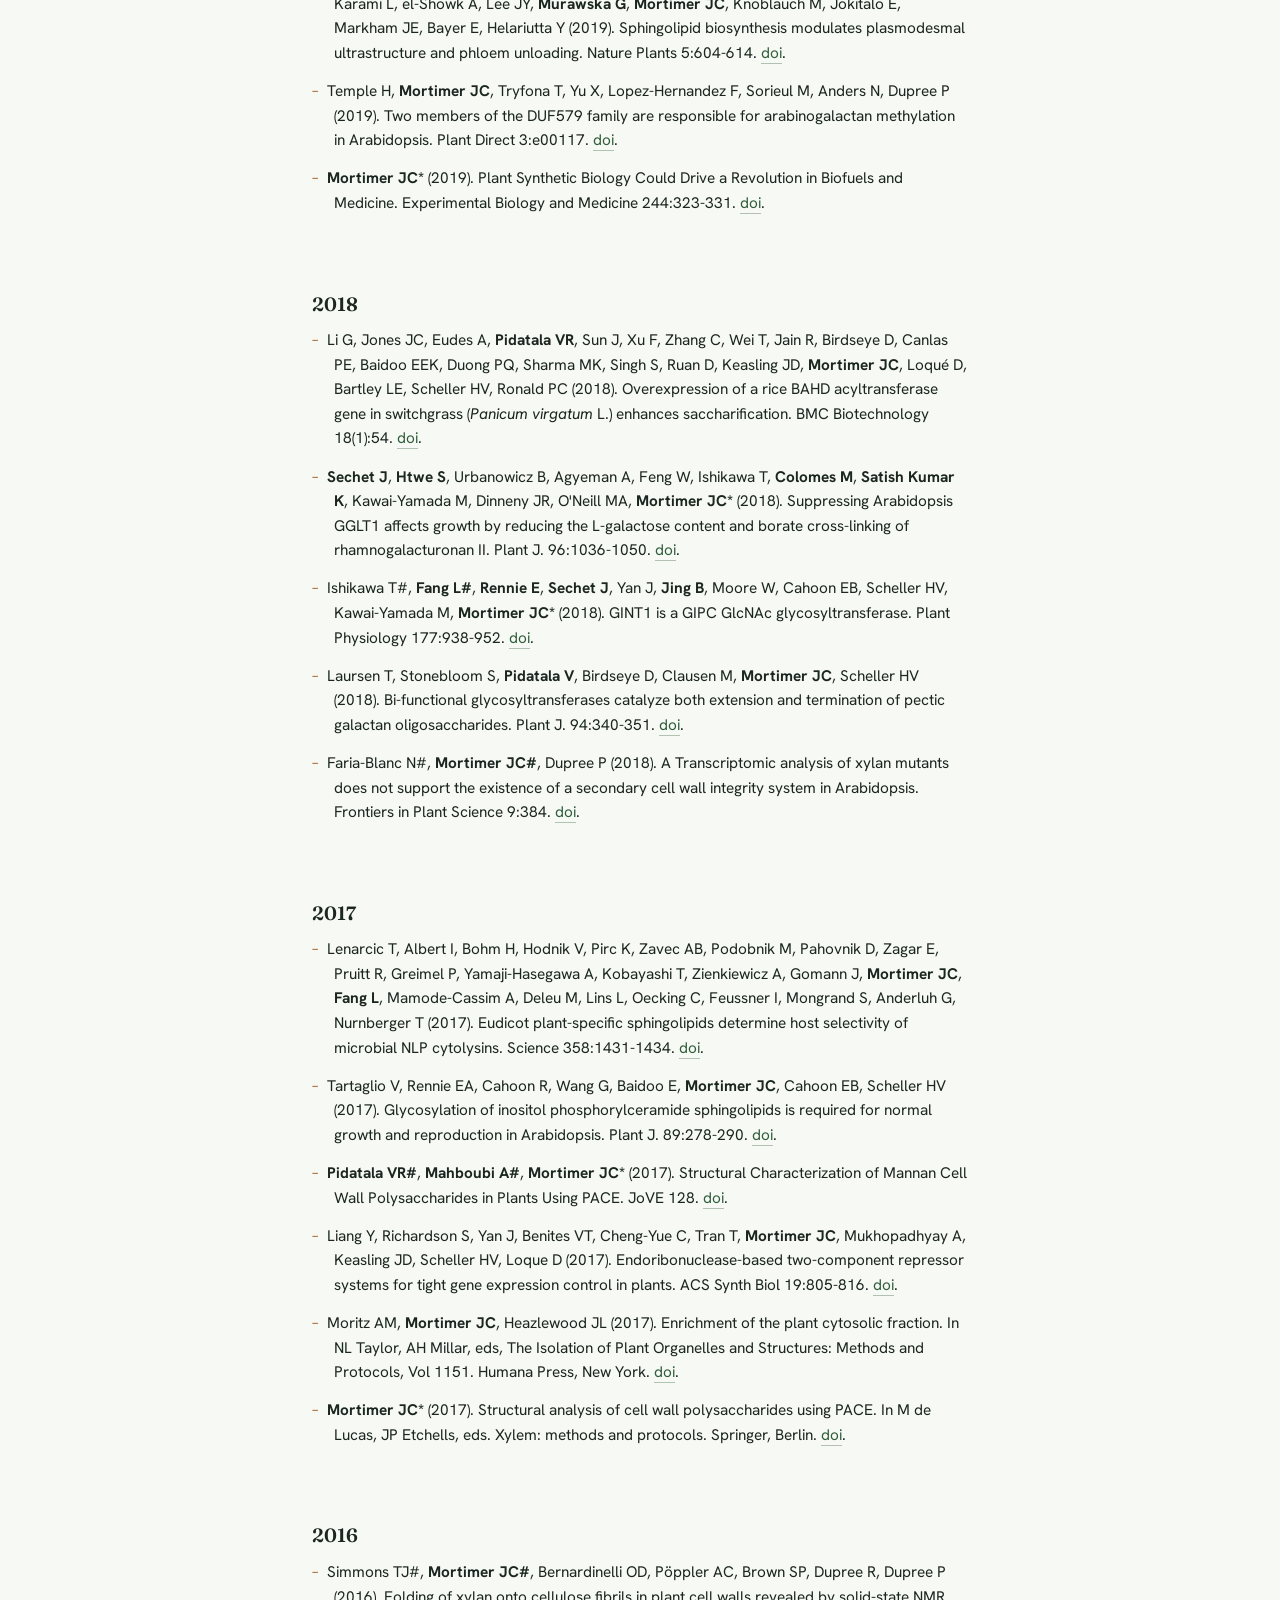
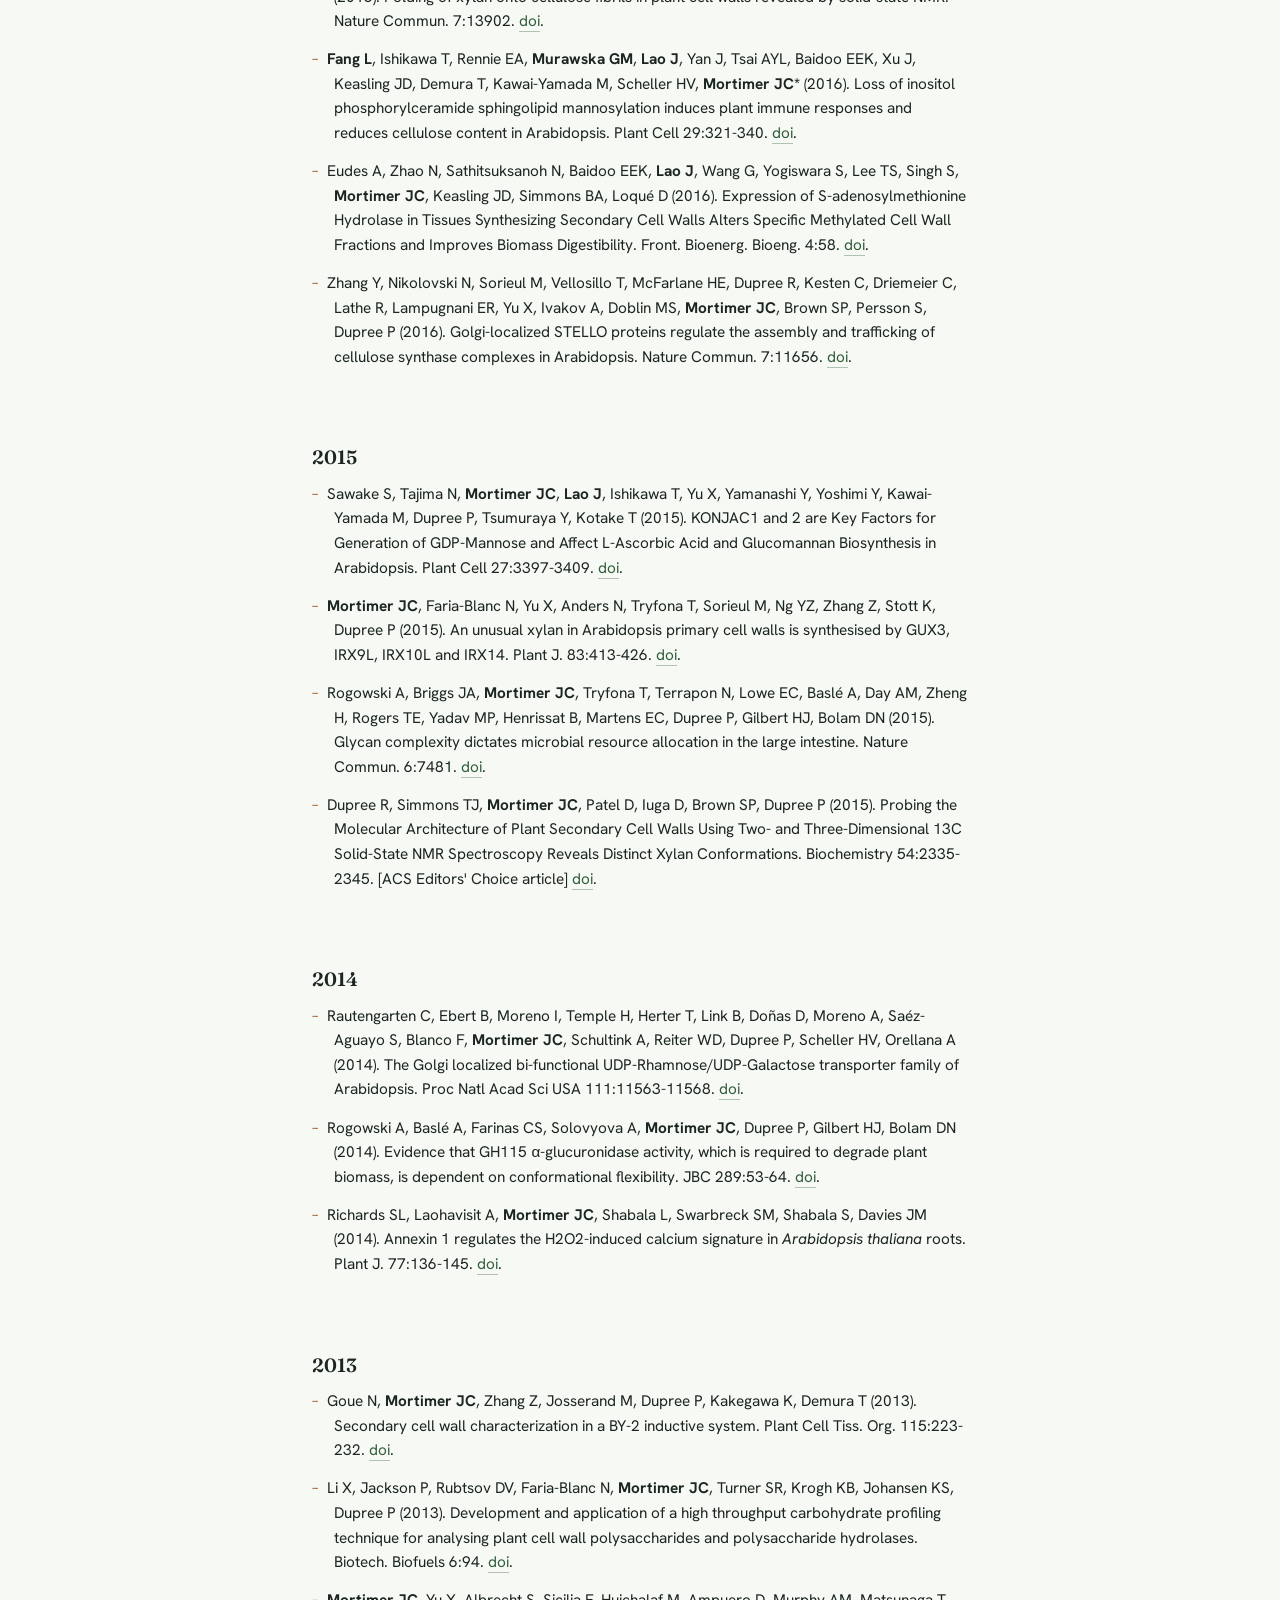
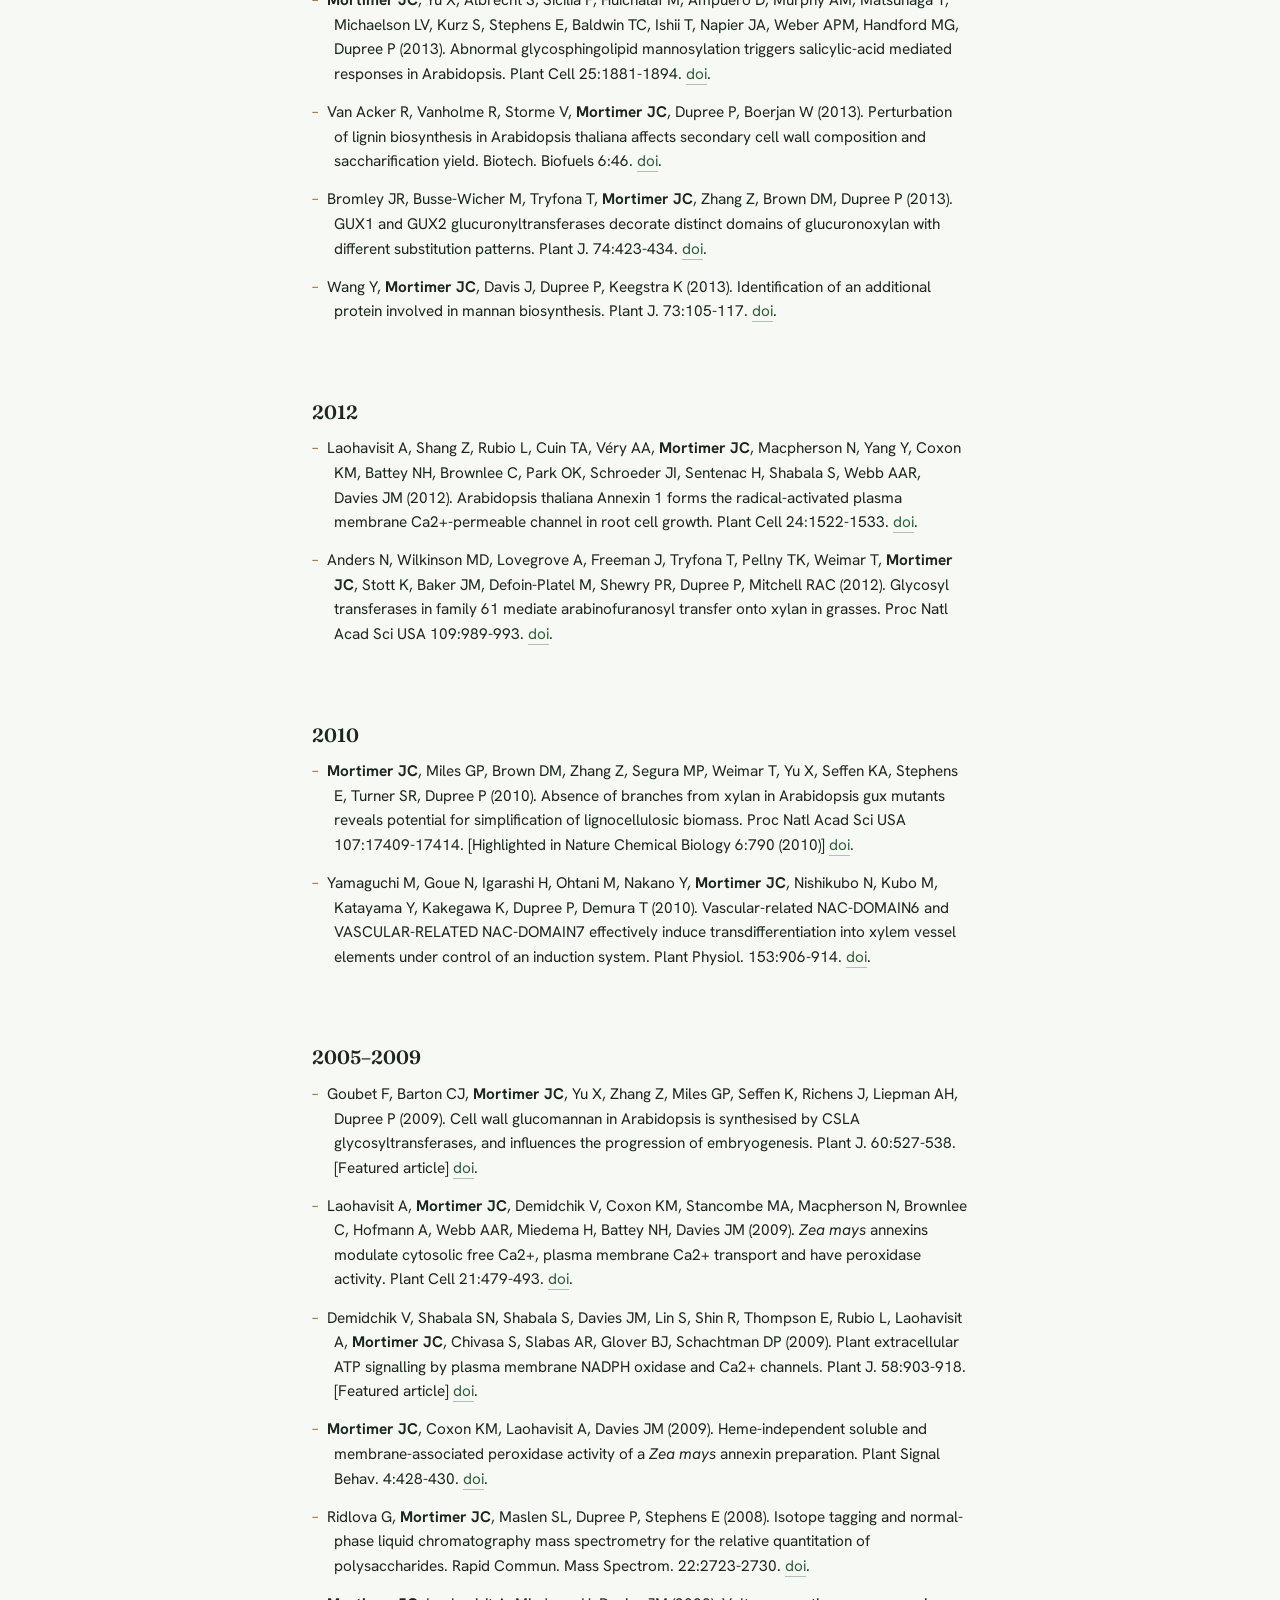
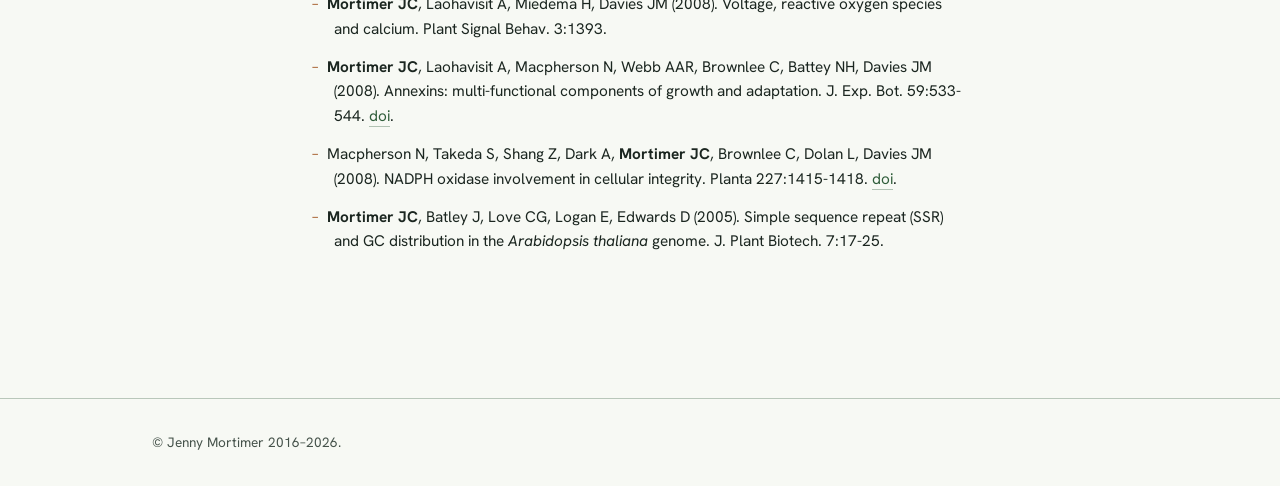
<file: publications.html>
<!DOCTYPE html>
<html lang="en">
<head>
<meta charset="utf-8">
<meta name="viewport" content="width=device-width, initial-scale=1">
<title>Publications, Patents &amp; Industry Roles — Mortimer Laboratory</title>
<meta name="description" content="Publications, patents and industry roles from the Mortimer Lab. For the most up-to-date list, see Jenny Mortimer's Google Scholar profile.">
<link rel="preconnect" href="https://fonts.googleapis.com">
<link rel="preconnect" href="https://fonts.gstatic.com" crossorigin>
<link href="https://fonts.googleapis.com/css2?family=Fraunces:opsz,wght@9..144,400;9..144,500;9..144,600&family=Hanken+Grotesk:wght@400;500;600&display=swap" rel="stylesheet">
<link rel="stylesheet" href="style.css">
</head>

<body>

<header class="site-header">
  <div class="wrap wrap-wide">
    <a class="wordmark" href="index.html"><img class="wordmark-logo" src="images/white_logo.png" alt="">Mortimer&nbsp;<span>Lab</span></a>
    <nav class="primary" aria-label="Primary">
      <a href="index.html">Welcome</a>
      <a href="lab-members.html">Lab Members</a>
      <a href="news.html">News</a>
      <a href="research.html">Research</a>
      <a href="publications.html" aria-current="page">Publications</a>
      <a href="lab-values.html">Lab Values</a>
      <a href="resources.html">Resources</a>
      <a href="ethics.html">Ethics</a>
      <a href="research-services.html">Research Services</a>
      <a href="opportunities.html">Opportunities</a>
      <a href="contact.html">Contact</a>
    </nav>
  </div>
</header>

<header class="page-head wrap">
  <p class="eyebrow">Publications, Patents &amp; Industry Roles</p>
  <h1 class="page-title">Publications &amp; patents</h1>
  <p class="standfirst">For the most up-to-date list, see Jenny's <a href="https://scholar.google.com/citations?hl=en&amp;user=Y3udNuMAAAAJ&amp;authuser=1">Google Scholar</a> profile. Papers should all be open access — if you can't reach one, email Jenny for a PDF.</p>
</header>

<main class="wrap">

  <section>
    <h2>Patents &amp; Industry Roles</h2>
    <ul class="pub-list">
      <li><strong>Mortimer JC</strong>, <strong>Herbert RA</strong>, Mukhopadhyay A, Eng TT (2021). Use of cholinium lysinate as an herbicide. <a href="https://patents.google.com/patent/US20200345007A1/">US Patent No. 11,160,277</a>.</li>
      <li>Co-founder &amp; Innovation Consultant, <a href="https://jamagritech.com/">JAM Agritech</a>, a vertical farming startup.</li>
    </ul>
  </section>

  <section>
    <h2>Publications</h2>
    <p style="font-size:.9rem;color:var(--ink-soft)">* = corresponding author&nbsp;&nbsp;·&nbsp;&nbsp;# = equal contribution&nbsp;&nbsp;·&nbsp;&nbsp;<strong>bold</strong> = Mortimer Lab members</p>

    <h3>Textbook chapters</h3>
    <ul class="pub-list">
      <li>O'Neill MA, Darvill AG, Etzler ME, Mohnen D, Perez S, Paul M, <strong>Mortimer JC</strong> (2022). Ch24, Viridiplantae and Algae. In "Essentials of Glycobiology" 4th Edition. Eds Varki A et al. Cold Spring Harbor Press. Free to download <a href="https://www.ncbi.nlm.nih.gov/books/NBK579918/">here</a>.</li>
    </ul>

    <h3>bioRxiv / Submitted / Under Revision</h3>
    <ul class="pub-list">
      <li>Hu Y, Andeer PF, Zheng Q, Kosina SM, Jardine KJ, Ding Y, <strong>Gao Y</strong>, Zengler K, Bowen B, <strong>Mortimer JC</strong>, Vogel JP, Northen TR. Extensive plant use of exometabolites (under revision). <a href="https://www.biorxiv.org/content/10.1101/2022.07.29.496484v1.abstract">bioRxiv</a>.</li>
      <li><strong>Priya S</strong>, <strong>Lin HH</strong>, <strong>Menon S</strong>, <strong>Downs N</strong>, Andeer PF, Tian Y, Kosina SM, Ding Y, Eudes A, Northen TR, Mukhopadhyay A*, <strong>Mortimer JC*</strong> (2025). Engineered lignin composition in <em>Brachypodium distachyon</em> modulates the root-associated microbiome (submitted). <a href="https://www.biorxiv.org/content/10.1101/2025.07.30.667798v1">bioRxiv</a>.</li>
      <li>Takata N, Banko P, Lam LPY, Nagano S, Nishigaki N, Takahashi D, <strong>Gao Y</strong>, <strong>Mortimer JC</strong>, Tobimatsu Y, Hori C. Overexpression of TRICHOMELESS1 from <em>Populus tremula</em> × <em>Populus tremuloides</em> enhances the enzymatic digestibility of the xylem cell wall in poplar (under revision).</li>
      <li><strong>Priya S</strong>, Eng T, Trotter VV, Deutschbauer A, <strong>Mortimer JC</strong>, Mukhopadhyay A. RB-TnSeq analysis reveals alcohol and salt tolerance systems in a plant root colonizer <em>Paraburkholderia graminis</em> OAS925 (submitted). <a href="https://www.biorxiv.org/content/10.64898/2026.01.28.702333v1.abstract">bioRxiv</a>.</li>
      <li><strong>Garcia-Daga S</strong>, <strong>Gong Z</strong>, <strong>Villacastin AJ</strong>, <strong>Mortimer JC</strong>. Synthetic biology unlocks programmable control of complex plant glycan metabolism (invited review, submitted).</li>
      <li>Herrero E*, Wijeweera W*, <strong>Gill AR</strong>, <strong>Bampton C</strong>, <strong>Sullivan W</strong>, Stamford JD, Bromley J, Antoniades AZ, <strong>Mortimer JC</strong>, Webb AAR, Gilliham M, Millar AH. Leaf movements as a quantitative metric for early stress detection (submitted). <a href="https://www.biorxiv.org/content/10.64898/2026.06.16.732190.abstract">bioRxiv</a>.</li>
      <li>Herrero E, <strong>Gill AR</strong>, Wijeweera S, Ginzburg D, Stamford JD, Antoniades A, Bromley JR, <strong>Mortimer JC</strong>, Gilliham M, Millar H, Webb AAR. Dim Green Light Enables Day-and-Night Monitoring of Leaf Movements (submitted). <a href="https://doi.org/10.64898/2026.05.08.723725">bioRxiv</a>.</li>
    </ul>

    <h3>2026</h3>
    <ul class="pub-list">
      <li><strong>Rintoul R</strong>#, <strong>Gill A</strong>#, McAusland L, Murchie E, <strong>Gilliham M*</strong>, <strong>Mortimer JC*</strong> (2026). Developing carbon assimilation methods in duckweed for new insights into photosynthesis and growth mechanisms. Plant Phys. (accepted). <a href="https://doi.org/10.1093/plphys/kiag311">doi</a>.</li>
      <li><strong>Gong Z</strong>, Chen M, Zhang H, <strong>Mortimer JC*</strong>, Botella JR* (2026). Evaluation of computational tools for predicting CRISPR gRNA on-target efficiency in plants. Plant Cell Reports (accepted). <a href="https://doi.org/10.1007/s00299-026-03820-x">doi</a>.</li>
      <li>Ralph J, Lippens G, Tonelli M, Fry CG, Anklin C, Lu F, Timokhin VI, Nuoendagula, Smith RA, Liu S, Ralph SA, Lan W, Tobimatsu Y, Yue F, Li Y, Bunzel M, Sorieul M, Hill S, Mansfield SD, Boerjan W, Van Montagu MCE, Rencoret J, del Río JC, <strong>Gao Y</strong>, <strong>Mortimer JC</strong> (2026). NMR of fully and partially 13C-enriched biomass enhances pendent group structural characterization. Analytical Chemistry 98 (in press). <a href="https://pubs.acs.org/doi/10.1021/acs.analchem.5c08043">doi</a>.</li>
    </ul>

    <h3>2025</h3>
    <ul class="pub-list">
      <li><strong>Gill AR</strong>, Miller TK, Wijeweera S, Herrero E, Massa GD, <strong>Mortimer JC</strong>, Webb AAR, Millar AH, Gilliham M (2025). Turbocharging fundamental science translation through controlled environment agriculture. Trends in Plant Science (in press). <a href="https://doi.org/10.1016/j.tplants.2025.08.014">doi</a>.</li>
      <li>Indibi A, Cao P, Brandizzi F, <strong>Mortimer JC</strong>, Swaminathan K, Tsai CJ, Hamberger B (2025). Through the lens of bioenergy crops: advances, bottlenecks, and promises of plant engineering. Plant J. 123(2):e70294. <a href="https://doi.org/10.1111/tpj.70294">doi</a>.</li>
      <li><strong>Ofoedu CE</strong>, Bozkurt H, <strong>Mortimer JC</strong> (2025). Towards sustainable food security: Exploring the potential of duckweed (Lemnaceae) in diversifying food systems. Trends in Food Science &amp; Technology, 105073. <a href="https://doi.org/10.1016/j.tifs.2025.105073">doi</a>.</li>
      <li>Brandizzi F, <strong>Mortimer JC</strong>, Denby K (2025). Plant engineering: advances, bottlenecks, and promise. Plant J. 122(2):e70117. <a href="https://doi.org/10.1111/tpj.70117">doi</a>.</li>
    </ul>

    <h3>2024</h3>
    <ul class="pub-list">
      <li><strong>Edwards R</strong>, <strong>Ng XY</strong>, Tucker MR*, <strong>Mortimer JC*</strong> (2024). Plant synthetic biology as a tool to help eliminate hidden hunger. Current Opinion Biotech. 88:103168. <a href="https://doi.org/10.1016/j.copbio.2024.103168">doi</a>.</li>
      <li><strong>Zhang Y</strong>, Sharma D, <strong>Liang Y</strong>, <strong>Downs N</strong>, <strong>Dolman F</strong>, Thorne K, Black IM, Pereira JH, Adams P, Scheller HV, O'Neill M, Urbanowicz B*, <strong>Mortimer JC*</strong> (2024). Putative rhamnogalacturonan-II glycosyltransferase identified through callus gene editing which bypasses embryo lethality. Plant Physiol. 195:2551. <a href="https://doi.org/10.1093/plphys/kiae259">doi</a>.</li>
      <li>Turumtay EA, Turumtay H, Tian Y, Lin CY, Chai YN, Louie KB, Chen Y, Lipzen A, Harwood T, <strong>Satish Kumar K</strong>, Bowen BP, Wang Q, Mansfield SD, Blow MJ, Petzold CJ, Northen TR, <strong>Mortimer JC</strong>, Scheller HV, Eudes A (2024). Expression in poplar of dehydroshikimate dehydratase induces transcriptional and metabolic changes in the phenylpropanoid pathway. J. Experimental Botany, erae251. <a href="https://doi.org/10.1093/jxb/erae251">doi</a>.</li>
      <li>Jiao Y, Nigam D, Barry K, Daum C, Yoshinaga Y, Lipzen A, Khan A, Parasa SP, Wei S, Lu Z, Tello-Ruiz MK, Dhiman P, Burow G, Hayes C, Chen J, Brandizzi F, <strong>Mortimer JC*</strong>, Ware D*, Xin Z* (2024). A large sequenced mutant library — valuable reverse genetic resource that covers 98% of sorghum genes. Plant J. 117:1543-1557. <a href="https://doi.org/10.1111/tpj.16582">doi</a>.</li>
      <li><strong>Lin HH</strong>, Torres M, Adams CA, Andeer PF, Owens TK, Zhalnina K, Jabusch LK, Carlson HK, Kuehl JV, Deutschbauer AM, Northen TR, Glass NL, <strong>Mortimer JC*</strong> (2024). Impact of Inoculation Practices on Microbiota Assembly and Community Stability in a Fabricated Ecosystem. Phytobiomes J. 8:155. <a href="https://doi.org/10.1094/PBIOMES-06-23-0050-R">doi</a>.</li>
      <li><strong>Morgan MF</strong>†, <strong>Diab J</strong>†, Gilliham M*, <strong>Mortimer JC*</strong> (2024). Green horizons: how plant synthetic biology can enable space exploration and drive on Earth sustainability. Current Opinion in Biotechnology 86:103069. <a href="https://doi.org/10.1016/j.copbio.2024.103069">doi</a>.</li>
      <li><strong>Priya S</strong>, Rossbach S, Eng T, Andeer P, <strong>Lin HH</strong>, <strong>Mortimer JC</strong>, Northen T, Mukhopadhyay A (2024). Assessing horizontal gene transfer in the rhizosphere of <em>Brachypodium distachyon</em> using fabricated ecosystems (EcoFABs). Appl Environ Microbiol 90:e01505-24. <a href="https://doi.org/10.1128/aem.01505-24">doi</a>.</li>
    </ul>

    <h3>2023</h3>
    <ul class="pub-list">
      <li><strong>Gao Y</strong>, Lipton AS, Munson CR, Yingxuan M, Johnson KL, Murray DT, Scheller HV, <strong>Mortimer JC*</strong> (2023). Elongated galactan side-chains mediate cellulose-pectin interactions in engineered Arabidopsis secondary cell walls. Plant J. 115:528-545. <a href="https://doi.org/10.1111/tpj.16242">doi</a>.</li>
      <li>Choi HS, Bjornson M, Liang J, Wang J, Ke H, Hur M, De Souza A, <strong>Satish-Kumar K</strong>, <strong>Mortimer JC</strong>, Dehesh K (2023). COG-imposed Golgi functional integrity determines the onset of dark-induced senescence. Nature Plants 9:1890-1901. <a href="https://doi.org/10.1038/s41477-023-01545-3">doi</a>.</li>
      <li>Sha G, Sun P, Kong X, Han X, Sun Q, Fouillen L, Zhao J, Li Y, Yang L, Wang Y, Gong Q, Zhou Y, Zhou W, Jain R, Gao J, Huang R, Chen X, Zheng L, Zhang W, Qin Z, Zhou Q, Zeng Q, Xie K, Xu J, Chiu TY, Guo L, <strong>Mortimer JC</strong>, Boutté Y, Li Q, Kang Z, Ronald PC, Li G (2023). Genome editing of a rice CDP-DAG synthase confers multipathogen resistance. Nature 618:1017-1023. <a href="https://doi.org/10.1038/s41586-023-06205-2">doi</a>.</li>
      <li>Eudes A, Lin CY, De Ben C, Ortega J, Lee MY, Chen YC, Li G, Putnam DH, <strong>Mortimer JC</strong>, Ronald PC, Scown CD, Scheller HV (2023). Field performance of switchgrass plants engineered for reduced recalcitrance. Front Plant Sci. 14:1181035. <a href="https://doi.org/10.3389/fpls.2023.1181035">doi</a>.</li>
      <li>Lankiewicz TS, Choudhary H, <strong>Gao Y</strong>, Amer B, Lillington SP, Leggieri P, Brown JL, Swift CL, Lipzen A, Na H, Amirebrahimi M, Theodorou MK, Baidoo EEK, Barry K, Grigoriev IV, Timokhin VI, Gladden J, Singh S, <strong>Mortimer JC</strong>, Ralph J, Simmons BA, Singer SW, O'Malley MA (2023). Lignin deconstruction by anaerobic fungi. Nature Micro 8:596-610. <a href="https://doi.org/10.1038/s41564-023-01336-8">doi</a>.</li>
      <li>Bowerman AF, Byrt CS, Roy SJ, Whitney SM, <strong>Mortimer JC</strong>, Ankeny RA, Gilliham M, Zhang D, Millar AA, Rebetzke GJ, Pogson BJ (2023). Potential abiotic stress targets for modern genetic manipulation. Plant Cell 35:139-161. <a href="https://doi.org/10.1093/plcell/koac327">doi</a>.</li>
    </ul>

    <h3>2022</h3>
    <ul class="pub-list">
      <li><strong>Mortimer JC*</strong>, Gilliham M* (2022). SpaceHort: Redesigning Plants to Support Space Exploration and On-Earth Sustainability. Current Opin. Biotech 73:246-252. <a href="https://doi.org/10.1016/j.copbio.2021.08.018">doi</a>.</li>
      <li>Yang L, Zhao M, Sha G, Sun Q, Gong Q, Yang Q, Xie K, Yuan M, <strong>Mortimer JC</strong>, Xie W, Wei T, Kang Z, Li G (2022). The genome of the rice variety LTH provides insight into its universal susceptibility mechanism to worldwide rice blast fungal strains. Comput Struct Biotechnol J. 20:1012-1026. <a href="https://doi.org/10.1016/j.csbj.2022.01.030">doi</a>.</li>
      <li><strong>Silva TN</strong>, Thomas JB, Dahlberg J, Rhee SY*, <strong>Mortimer JC*</strong> (2022). Progress and challenges in sorghum biotechnology, a multipurpose feedstock for the bioeconomy. J Exp Bot. 73:646-664. <a href="https://doi.org/10.1093/jxb/erab450">doi</a>.</li>
      <li>Munson CR, <strong>Gao Y</strong>, <strong>Mortimer JC</strong>, Murray DT* (2022). Solid-State Nuclear Magnetic Resonance as a Tool to Probe the Impact of Mechanical Preprocessing on the Structure and Arrangement of Plant Cell Wall Polymers. Front Plant Sci. 12:766506. <a href="https://doi.org/10.3389/fpls.2021.766506">doi</a>.</li>
      <li>Tom LM, Aulitto M, Wu YW, Deng K, <strong>Gao Y</strong>, Xiao N, Garcia Rodriguez B, Louime C, Northen TR, Eudes A, <strong>Mortimer JC</strong>, Adams PD, Scheller HV, Simmons BA, Ceja-Navarro JA, Singer SW (2022). Low-abundance populations distinguish microbiome performance in plant cell wall deconstruction. Microbiome 10:183. <a href="https://doi.org/10.1186/s40168-022-01377-x">doi</a>.</li>
      <li>Ferreira SS, Goeminne G, Simões MS, de Almeida Pina AV, Alves de Lima LG, <strong>Pezard J</strong>, Gutiérrez A, Rencoret R, <strong>Mortimer JC</strong>, del Río JC, Boerjan W, Cesarino I (2022). Transcriptional and metabolic changes associated with internode development and reduced cinnamyl alcohol dehydrogenase activity in sorghum. J. Exp. Bot. 73:6307-6333. <a href="https://doi.org/10.1093/jxb/erac300">doi</a>.</li>
      <li>Jardine KJ*, <strong>Dewhirst RA</strong>, Som S, Lei J, Tucker E, Young RP, Portillo-Estrada M, <strong>Gao Y</strong>, Su L, Fares S, Castanha C, Scheller HV, <strong>Mortimer JC</strong> (2022). Cell wall ester modifications and volatile emission signatures of plant response to abiotic stress. Plant, Cell &amp; Environment 45:3429-3444. <a href="https://doi.org/10.1111/pce.14464">doi</a>.</li>
    </ul>

    <h3>2021</h3>
    <ul class="pub-list">
      <li>Demirer G, <strong>Silva TN</strong>, Jackson C, Thomas J, Ehrhardt E, Rhee S*, <strong>Mortimer JC*</strong>, Landry M* (2021). Nanotechnology to advance CRISPR-Cas genetic engineering of plants. Nature Nanotech. 16:243-250. <a href="https://doi.org/10.1038/s41565-021-00854-y">doi</a>.</li>
      <li>Cole B, Bergmann D, Blaby-Haas CE, Blaby IK, Bouchard KE, Brady SM, Ciobanu D, Coleman-Derr D, Leiboff S, <strong>Mortimer JC</strong>, Nobori T, Rhee SY, Schmutz J, Simmons BA, Singh AK, Sinha N, Vogel JP, O'Malley RC, Visel A, Dickel DE (2021). Plant single-cell solutions for energy and the environment. Communications Bio. 4:1-12. <a href="https://doi.org/10.1038/s42003-021-02477-4">doi</a>.</li>
      <li>Plant Cell Atlas Consortium* …… Ehrhardt DW, Birnbaum KD, Rhee SY (2021). Science Forum: Vision, challenges and opportunities for a Plant Cell Atlas. eLife 10:e66877. <a href="https://doi.org/10.7554/eLife.66877">doi</a>. [Jenny is part of the PCA consortium.]</li>
      <li>Moore WM, Chan C, Ishikawa T, <strong>Rennie EA</strong>, Wipf HML, Benites V, Kawai-Yamada M, <strong>Mortimer JC</strong>, Scheller HV (2021). Reprogramming sphingolipid glycosylation is required for endosymbiont persistence in <em>Medicago truncatula</em>. Current Biol. 31:2374-2395. <a href="https://doi.org/10.1016/j.cub.2021.03.067">doi</a>.</li>
      <li><strong>Jing B</strong>, Ishikawa T, Soltis NE, Inada N, Liang Y, <strong>Murawska GM</strong>, <strong>Fang L</strong>, <strong>Anderberhan F</strong>, <strong>Pidatala R</strong>, Yu X, Baidoo EEK, Kawai-Yamada M, Loque D, Kliebenstein DJ, Dupree P, <strong>Mortimer JC*</strong> (2021). The <em>Arabidopsis thaliana</em> nucleotide sugar transporter GONST2 is a functional homolog of GONST1. Plant Direct e00309. <a href="https://doi.org/10.1002/pld3.309">doi</a>.</li>
      <li>Verhertbruggen Y, Bouder A, Vigouroux J, Alvarado C, Geairon A, Guillon F, Wilkinson MD, Stritt F, Pauly M, Lee MY, <strong>Mortimer JC</strong>, Scheller HV, Mitchell RAC, Voiniciuc C, Saulnier L, Chateigner-Boutin AL (2021). The TaCslA12 gene expressed in the wheat grain endosperm synthesizes wheat-like mannan when expressed in yeast and Arabidopsis. Plant Sciences 302:110693. <a href="https://doi.org/10.1016/j.plantsci.2020.110693">doi</a>.</li>
      <li><strong>Dewhirst RA</strong>, Lei J, Afseth CA, Castanha C, Wistrom CM, <strong>Mortimer JC</strong>, Jardine KJ (2021). Are Methanol-Derived Foliar Methyl Acetate Emissions a Tracer of Acetate-Mediated Drought Survival in Plants? Plants 10:411. <a href="https://doi.org/10.3390/plants10020411">doi</a>.</li>
      <li><strong>Dewhirst RA</strong>, Handakumbura P, Clendinen CS, Arm E, Tate K, Wang W, Washton NM, Young RP, <strong>Mortimer JC</strong>, McDowell NG, Jardine KJ (2021). High Temperature Acclimation of Leaf Gas Exchange, Photochemistry, and Metabolomic Profiles in <em>Populus trichocarpa</em>. ACS Earth Space Chem. 5:1813-1828. <a href="https://doi.org/10.1021/acsearthspacechem.0c00299">doi</a>.</li>
      <li>Cassim AM, Navon Y, <strong>Gao Y</strong>, Decossas M, Fouillen L, Grélard A, Nagano M, Lambert O, Bahammou D, Van Delft P, Maneta-Peyret L, Simon-Plas F, Heux L, Fragneto G, <strong>Mortimer JC</strong>, Deleu M, Lins L, Mongrand S (2021). Biophysical analysis of the plant-specific GIPC sphingolipids reveals multiple modes of membrane regulation. JBC 296:100602. <a href="https://doi.org/10.1016/j.jbc.2021.100602">doi</a>.</li>
    </ul>

    <h3>2020</h3>
    <ul class="pub-list">
      <li><strong>Gao Y</strong>, Lipton AS, Wittmer Y, Murray DT, <strong>Mortimer JC*</strong> (2020). A grass-specific cellulose-xylan interaction dominates in sorghum secondary cell walls. Nature Communications 11:6081. <a href="https://doi.org/10.1038/s41467-020-19837-z">doi</a>. <a href="https://biosciences.lbl.gov/2021/01/19/sussing-out-sorghum-cell-wall-structure/">Summary</a>.</li>
      <li>Hori C, Takata N, Lam PY, Tobimatsu T, Nagano S, <strong>Mortimer JC</strong>, Cullen D (2020). Identifying transcription factors that reduce wood recalcitrance and improve enzymatic degradation of xylem cell wall in Populus. Sci Reports 10:1-13. <a href="https://doi.org/10.1038/s41598-020-78781-6">doi</a>.</li>
      <li>Mason PJ, Furtado A, Marquardt A, Hodgson-Kratky K, Hoang Nam V, Botha FC, Papa G, <strong>Mortimer JC</strong>, Simmons B, Henry RJ (2020). Variation in sugarcane biomass composition and enzymatic saccharification of leaves, internodes and roots. Biotechnology for biofuels 13(1):1-19. <a href="https://doi.org/10.1186/s13068-020-01837-2">doi</a>.</li>
      <li><strong>Gao Y</strong>, <strong>Mortimer JC*</strong> (2020). Unlocking the architecture of native plant cell walls via solid-state nuclear magnetic resonance. Methods in Cell Biology vol 160:121-142, eds Anderson CT, Haswell E, Dixit R. <a href="https://doi.org/10.1016/bs.mcb.2020.05.001">doi</a>.</li>
      <li>Baral NR, Dahlberg J, Putnam D, <strong>Mortimer JC</strong>, Scown CD (2020). Supply Cost and Life-Cycle Greenhouse Gas Footprint of Dry and Ensiled Biomass Sorghum for Biofuel Production. ACS Sustainable Chem. Eng. 8(42):15855-15864. <a href="https://doi.org/10.1021/acssuschemeng.0c03784">doi</a>.</li>
      <li>Hori C, Yu C, <strong>Mortimer JC</strong>, Sano R, Matsumoto T, Kikuchi J, Demura T, Ohtani M (2020). Impact of abiotic stress on the regulation of cell wall biosynthesis in Populus trichocarpa. Plant Biotechnology 37:273-283. <a href="https://doi.org/10.5511/plantbiotechnology.20.0326a">doi</a>.</li>
      <li><strong>Dewhirst RA</strong>, <strong>Mortimer JC</strong>, Jardine KJ (2020). Cell wall esters facilitate forest responses to climate. Trends in Plant Science 25:729-732. <a href="https://doi.org/10.1016/j.tplants.2020.05.011">doi</a>.</li>
      <li>Eng T, <strong>Herbert RA</strong>, Martinez U, Wang B, Chen J, Brown B, Deutschbauer A, Bissell M, <strong>Mortimer JC*</strong>, Mukhopadhyay A* (2020). Iron Supplementation Eliminates Antagonistic Interactions Between Root Associated Bacteria. Frontiers in Microbiology 11:1742. <a href="https://doi.org/10.3389/fmicb.2020.01742">doi</a>.</li>
      <li>Vejlupkova Z, Warman C, <strong>Sharma R</strong>, Scheller HV, <strong>Mortimer JC</strong>, Fowler JE (2020). No evidence for transient transformation via pollen magnetofection in several monocot species. Nature Plants 6:1323-1324. <a href="https://doi.org/10.1038/s41477-020-00798-6">doi</a>.</li>
      <li><strong>Dewhirst RA*</strong>, Afseth CA, Castanha C, <strong>Mortimer JC</strong>, Jardine KJ (2020). Cell wall <em>O</em>-acetyl and methyl esterification patterns of leaves reflected in atmospheric emission signatures of acetic acid and methanol. PLoS One 15(5):e0227591. <a href="https://doi.org/10.1371/journal.pone.0227591">doi</a>.</li>
      <li><strong>Mortimer JC*</strong>, Scheller HV* (2020). Synthesis and function of complex sphingolipid glycosylation. Trends in Plant Science 25:522-524. <a href="https://doi.org/10.1016/j.tplants.2020.03.007">doi</a>.</li>
      <li>Yang M, Baral NR, Simmons BA, <strong>Mortimer JC</strong>, Shih PM, Scown CD (2020). Accumulation of high-value compound in planta can improve the economics of advanced biofuels. PNAS 117:8639-8648. <a href="https://doi.org/10.1073/pnas.2000053117">doi</a>.</li>
      <li><strong>Sharma R</strong>, Liang Y, Lee MY, <strong>Pidatala VR</strong>, <strong>Mortimer JC*</strong>, Scheller HV* (2020). <em>Agrobacterium</em>-mediated transient transformation of sorghum leaves for accelerating functional genomics and genome editing studies. BMC research notes 13:116. <a href="https://doi.org/10.1186/s13104-020-04968-9">doi</a>.</li>
    </ul>

    <h3>2019</h3>
    <ul class="pub-list">
      <li>Yoshida S, Kim S, Wafula EK, Tanskanen J, Kim YM, Honaas L, Yang Z, Spallek T, Conn CE, Ichihashi Y, Cheong K, Cui S, Der JP, Gundlach H, Jiao Y, Hori C, Ishida JK, Kasahara H, Kiba T, Kim MS, Koo N, Laohavisit A, Lee YH, Lumba A, McCourt P, <strong>Mortimer JC</strong>, Mutuku JM, Nomura T, Sasaki-Sekimoto Y, Seto Y, Wang Y, Wakatake T, Sakakibara H, Demura T, Yamaguchi S, Yoneyama K, Manabe R, Nelson DC, Schulman AH, Timko MP, dePamphilis CW, Choi D, Shirasu K (2019). Genome Sequence of <em>Striga asiatica</em> Provides Insight into the Evolution of Plant Parasitism. Current Biology 29:3041-3052.e4. <a href="https://doi.org/10.1016/j.cub.2019.07.086">doi</a>.</li>
      <li>Langley S, Eng T, Wan KH, <strong>Herbert RA</strong>, Klein AP, Yoshikuni Y, Tringe SG, Brown JB, Celniker SE, <strong>Mortimer JC*</strong>, Mukhopadhyay A* (2019). Complete Genome Sequence of Agrobacterium sp. Strain 33MFTa1.1, Isolated from Thlaspi arvense Roots. Microbiology Resource Announcements 8(37):e00432-19. <a href="https://doi.org/10.1128/MRA.00432-19">doi</a>.</li>
      <li><strong>Herbert RA</strong>, Eng T, Martinez U, Wang B, Langley S, Wan K, <strong>Pidatala VR</strong>, Hoffman E, Chen JC, Bissell MJ, Brown JB, Mukhopadhyay A*, <strong>Mortimer JC*</strong> (2019). Rhizobacteria mediate the phytotoxicity of a range of biorefinery-relevant compounds. Environmental Toxicology and Chemistry 38:1911-1922. <a href="https://doi.org/10.1002/etc.4501">doi</a>.</li>
      <li>Baral NR, Sundstrom ER, Das L, Gladden J, Eudes A, <strong>Mortimer JC</strong>, Singer SW, Mukhopadhyay A, Scown CD (2019). Approaches for More Efficient Biological Conversion of Lignocellulosic Feedstocks to Biofuels and Bioproducts. ACS Sustainable Chemistry &amp; Engineering 7:9062-9079. <a href="https://doi.org/10.1021/acssuschemeng.9b01229">doi</a>.</li>
      <li>Liang Y, Eudes A, Yogiswara S, Jing B, Benites VT, Yamanaka R, Cheng-Yue C, Baidoo EE, <strong>Mortimer JC</strong>, Scheller HV, Loque D (2019). A screening method to identify efficient sgRNAs in Arabidopsis, used in conjunction with cell-specific lignin reduction. Biotechnology for Biofuels 12:130. <a href="https://doi.org/10.1186/s13068-019-1467-y">doi</a>.</li>
      <li>Yan J, Huang Y, Huan H, Han T, Di P, <strong>Sechet J</strong>, <strong>Fang L</strong>, Liang Y, Scheller HV, <strong>Mortimer JC</strong>, Ni L, Jiang M, Hou X, Zhang A (2019). Xyloglucan Endotransglucosylase-Hydrolase30 negatively affects salt tolerance in Arabidopsis. Journal of Experimental Botany 70:5495-5506. <a href="https://doi.org/10.1093/jxb/erz311">doi</a>.</li>
      <li><strong>Bouchez P</strong>, Benites VT, Baidoo EK, <strong>Mortimer JC</strong>, Sullivan ML, Scheller HV, Eudes A (2019). Production of clovamide and its analogs in <em>Saccharomyces cerevisiae</em> and <em>Lactococcus lactis</em>. Letters in Applied Microbiology 69:181-189. <a href="https://doi.org/10.1111/lam.13190">doi</a>.</li>
      <li>Yan D, Yadav SR, Paterlini A, Nicolas W, Petit J, Brocard L, Belevich I, Grison M, Vatén A, Karami L, el-Showk A, Lee JY, <strong>Murawska G</strong>, <strong>Mortimer JC</strong>, Knoblauch M, Jokitalo E, Markham JE, Bayer E, Helariutta Y (2019). Sphingolipid biosynthesis modulates plasmodesmal ultrastructure and phloem unloading. Nature Plants 5:604-614. <a href="https://doi.org/10.1038/s41477-019-0429-5">doi</a>.</li>
      <li>Temple H, <strong>Mortimer JC</strong>, Tryfona T, Yu X, Lopez-Hernandez F, Sorieul M, Anders N, Dupree P (2019). Two members of the DUF579 family are responsible for arabinogalactan methylation in Arabidopsis. Plant Direct 3:e00117. <a href="https://doi.org/10.1002/pld3.117">doi</a>.</li>
      <li><strong>Mortimer JC*</strong> (2019). Plant Synthetic Biology Could Drive a Revolution in Biofuels and Medicine. Experimental Biology and Medicine 244:323-331. <a href="https://doi.org/10.1177/1535370218793890">doi</a>.</li>
    </ul>

    <h3>2018</h3>
    <ul class="pub-list">
      <li>Li G, Jones JC, Eudes A, <strong>Pidatala VR</strong>, Sun J, Xu F, Zhang C, Wei T, Jain R, Birdseye D, Canlas PE, Baidoo EEK, Duong PQ, Sharma MK, Singh S, Ruan D, Keasling JD, <strong>Mortimer JC</strong>, Loqué D, Bartley LE, Scheller HV, Ronald PC (2018). Overexpression of a rice BAHD acyltransferase gene in switchgrass (<em>Panicum virgatum</em> L.) enhances saccharification. BMC Biotechnology 18(1):54. <a href="https://doi.org/10.1186/s12896-018-0464-8">doi</a>.</li>
      <li><strong>Sechet J</strong>, <strong>Htwe S</strong>, Urbanowicz B, Agyeman A, Feng W, Ishikawa T, <strong>Colomes M</strong>, <strong>Satish Kumar K</strong>, Kawai-Yamada M, Dinneny JR, O'Neill MA, <strong>Mortimer JC*</strong> (2018). Suppressing Arabidopsis GGLT1 affects growth by reducing the L-galactose content and borate cross-linking of rhamnogalacturonan II. Plant J. 96:1036-1050. <a href="https://doi.org/10.1111/tpj.14088">doi</a>.</li>
      <li>Ishikawa T#, <strong>Fang L#</strong>, <strong>Rennie E</strong>, <strong>Sechet J</strong>, Yan J, <strong>Jing B</strong>, Moore W, Cahoon EB, Scheller HV, Kawai-Yamada M, <strong>Mortimer JC*</strong> (2018). GINT1 is a GIPC GlcNAc glycosyltransferase. Plant Physiology 177:938-952. <a href="https://doi.org/10.1104/pp.18.00396">doi</a>.</li>
      <li>Laursen T, Stonebloom S, <strong>Pidatala V</strong>, Birdseye D, Clausen M, <strong>Mortimer JC</strong>, Scheller HV (2018). Bi-functional glycosyltransferases catalyze both extension and termination of pectic galactan oligosaccharides. Plant J. 94:340-351. <a href="https://doi.org/10.1111/tpj.13860">doi</a>.</li>
      <li>Faria-Blanc N#, <strong>Mortimer JC#</strong>, Dupree P (2018). A Transcriptomic analysis of xylan mutants does not support the existence of a secondary cell wall integrity system in Arabidopsis. Frontiers in Plant Science 9:384. <a href="https://doi.org/10.3389/fpls.2018.00384">doi</a>.</li>
    </ul>

    <h3>2017</h3>
    <ul class="pub-list">
      <li>Lenarcic T, Albert I, Bohm H, Hodnik V, Pirc K, Zavec AB, Podobnik M, Pahovnik D, Zagar E, Pruitt R, Greimel P, Yamaji-Hasegawa A, Kobayashi T, Zienkiewicz A, Gomann J, <strong>Mortimer JC</strong>, <strong>Fang L</strong>, Mamode-Cassim A, Deleu M, Lins L, Oecking C, Feussner I, Mongrand S, Anderluh G, Nurnberger T (2017). Eudicot plant-specific sphingolipids determine host selectivity of microbial NLP cytolysins. Science 358:1431-1434. <a href="https://doi.org/10.1126/science.aan6874">doi</a>.</li>
      <li>Tartaglio V, Rennie EA, Cahoon R, Wang G, Baidoo E, <strong>Mortimer JC</strong>, Cahoon EB, Scheller HV (2017). Glycosylation of inositol phosphorylceramide sphingolipids is required for normal growth and reproduction in Arabidopsis. Plant J. 89:278-290. <a href="https://doi.org/10.1111/tpj.13382">doi</a>.</li>
      <li><strong>Pidatala VR#</strong>, <strong>Mahboubi A#</strong>, <strong>Mortimer JC*</strong> (2017). Structural Characterization of Mannan Cell Wall Polysaccharides in Plants Using PACE. JoVE 128. <a href="https://doi.org/10.3791/56424">doi</a>.</li>
      <li>Liang Y, Richardson S, Yan J, Benites VT, Cheng-Yue C, Tran T, <strong>Mortimer JC</strong>, Mukhopadhyay A, Keasling JD, Scheller HV, Loque D (2017). Endoribonuclease-based two-component repressor systems for tight gene expression control in plants. ACS Synth Biol 19:805-816. <a href="https://doi.org/10.1021/acssynbio.6b00295">doi</a>.</li>
      <li>Moritz AM, <strong>Mortimer JC</strong>, Heazlewood JL (2017). Enrichment of the plant cytosolic fraction. In NL Taylor, AH Millar, eds, The Isolation of Plant Organelles and Structures: Methods and Protocols, Vol 1151. Humana Press, New York. <a href="https://doi.org/10.1007/978-1-4939-6533-5_17">doi</a>.</li>
      <li><strong>Mortimer JC*</strong> (2017). Structural analysis of cell wall polysaccharides using PACE. In M de Lucas, JP Etchells, eds. Xylem: methods and protocols. Springer, Berlin. <a href="https://doi.org/10.1007/978-1-4939-6722-3_16">doi</a>.</li>
    </ul>

    <h3>2016</h3>
    <ul class="pub-list">
      <li>Simmons TJ#, <strong>Mortimer JC#</strong>, Bernardinelli OD, Pöppler AC, Brown SP, Dupree R, Dupree P (2016). Folding of xylan onto cellulose fibrils in plant cell walls revealed by solid-state NMR. Nature Commun. 7:13902. <a href="https://doi.org/10.1038/ncomms13902">doi</a>.</li>
      <li><strong>Fang L</strong>, Ishikawa T, Rennie EA, <strong>Murawska GM</strong>, <strong>Lao J</strong>, Yan J, Tsai AYL, Baidoo EEK, Xu J, Keasling JD, Demura T, Kawai-Yamada M, Scheller HV, <strong>Mortimer JC*</strong> (2016). Loss of inositol phosphorylceramide sphingolipid mannosylation induces plant immune responses and reduces cellulose content in Arabidopsis. Plant Cell 29:321-340. <a href="https://doi.org/10.1105/tpc.16.00186">doi</a>.</li>
      <li>Eudes A, Zhao N, Sathitsuksanoh N, Baidoo EEK, <strong>Lao J</strong>, Wang G, Yogiswara S, Lee TS, Singh S, <strong>Mortimer JC</strong>, Keasling JD, Simmons BA, Loqué D (2016). Expression of S-adenosylmethionine Hydrolase in Tissues Synthesizing Secondary Cell Walls Alters Specific Methylated Cell Wall Fractions and Improves Biomass Digestibility. Front. Bioenerg. Bioeng. 4:58. <a href="https://doi.org/10.3389/fbioe.2016.00058">doi</a>.</li>
      <li>Zhang Y, Nikolovski N, Sorieul M, Vellosillo T, McFarlane HE, Dupree R, Kesten C, Driemeier C, Lathe R, Lampugnani ER, Yu X, Ivakov A, Doblin MS, <strong>Mortimer JC</strong>, Brown SP, Persson S, Dupree P (2016). Golgi-localized STELLO proteins regulate the assembly and trafficking of cellulose synthase complexes in Arabidopsis. Nature Commun. 7:11656. <a href="https://doi.org/10.1038/ncomms11656">doi</a>.</li>
    </ul>

    <h3>2015</h3>
    <ul class="pub-list">
      <li>Sawake S, Tajima N, <strong>Mortimer JC</strong>, <strong>Lao J</strong>, Ishikawa T, Yu X, Yamanashi Y, Yoshimi Y, Kawai-Yamada M, Dupree P, Tsumuraya Y, Kotake T (2015). KONJAC1 and 2 are Key Factors for Generation of GDP-Mannose and Affect L-Ascorbic Acid and Glucomannan Biosynthesis in Arabidopsis. Plant Cell 27:3397-3409. <a href="https://doi.org/10.1105/tpc.15.00379">doi</a>.</li>
      <li><strong>Mortimer JC</strong>, Faria-Blanc N, Yu X, Anders N, Tryfona T, Sorieul M, Ng YZ, Zhang Z, Stott K, Dupree P (2015). An unusual xylan in Arabidopsis primary cell walls is synthesised by GUX3, IRX9L, IRX10L and IRX14. Plant J. 83:413-426. <a href="https://doi.org/10.1111/tpj.12898">doi</a>.</li>
      <li>Rogowski A, Briggs JA, <strong>Mortimer JC</strong>, Tryfona T, Terrapon N, Lowe EC, Baslé A, Day AM, Zheng H, Rogers TE, Yadav MP, Henrissat B, Martens EC, Dupree P, Gilbert HJ, Bolam DN (2015). Glycan complexity dictates microbial resource allocation in the large intestine. Nature Commun. 6:7481. <a href="https://doi.org/10.1038/ncomms8481">doi</a>.</li>
      <li>Dupree R, Simmons TJ, <strong>Mortimer JC</strong>, Patel D, Iuga D, Brown SP, Dupree P (2015). Probing the Molecular Architecture of Plant Secondary Cell Walls Using Two- and Three-Dimensional 13C Solid-State NMR Spectroscopy Reveals Distinct Xylan Conformations. Biochemistry 54:2335-2345. [ACS Editors' Choice article] <a href="https://doi.org/10.1021/bi501552k">doi</a>.</li>
    </ul>

    <h3>2014</h3>
    <ul class="pub-list">
      <li>Rautengarten C, Ebert B, Moreno I, Temple H, Herter T, Link B, Doñas D, Moreno A, Saéz-Aguayo S, Blanco F, <strong>Mortimer JC</strong>, Schultink A, Reiter WD, Dupree P, Scheller HV, Orellana A (2014). The Golgi localized bi-functional UDP-Rhamnose/UDP-Galactose transporter family of Arabidopsis. Proc Natl Acad Sci USA 111:11563-11568. <a href="https://doi.org/10.1073/pnas.1406073111">doi</a>.</li>
      <li>Rogowski A, Baslé A, Farinas CS, Solovyova A, <strong>Mortimer JC</strong>, Dupree P, Gilbert HJ, Bolam DN (2014). Evidence that GH115 α-glucuronidase activity, which is required to degrade plant biomass, is dependent on conformational flexibility. JBC 289:53-64. <a href="https://doi.org/10.1074/jbc.M113.525295">doi</a>.</li>
      <li>Richards SL, Laohavisit A, <strong>Mortimer JC</strong>, Shabala L, Swarbreck SM, Shabala S, Davies JM (2014). Annexin 1 regulates the H2O2-induced calcium signature in <em>Arabidopsis thaliana</em> roots. Plant J. 77:136-145. <a href="https://doi.org/10.1111/tpj.12372">doi</a>.</li>
    </ul>

    <h3>2013</h3>
    <ul class="pub-list">
      <li>Goue N, <strong>Mortimer JC</strong>, Zhang Z, Josserand M, Dupree P, Kakegawa K, Demura T (2013). Secondary cell wall characterization in a BY-2 inductive system. Plant Cell Tiss. Org. 115:223-232. <a href="https://doi.org/10.1007/s11240-013-0354-7">doi</a>.</li>
      <li>Li X, Jackson P, Rubtsov DV, Faria-Blanc N, <strong>Mortimer JC</strong>, Turner SR, Krogh KB, Johansen KS, Dupree P (2013). Development and application of a high throughput carbohydrate profiling technique for analysing plant cell wall polysaccharides and polysaccharide hydrolases. Biotech. Biofuels 6:94. <a href="https://doi.org/10.1186/1754-6834-6-94">doi</a>.</li>
      <li><strong>Mortimer JC</strong>, Yu X, Albrecht S, Sicilia F, Huichalaf M, Ampuero D, Murphy AM, Matsunaga T, Michaelson LV, Kurz S, Stephens E, Baldwin TC, Ishii T, Napier JA, Weber APM, Handford MG, Dupree P (2013). Abnormal glycosphingolipid mannosylation triggers salicylic-acid mediated responses in Arabidopsis. Plant Cell 25:1881-1894. <a href="https://doi.org/10.1105/tpc.113.111500">doi</a>.</li>
      <li>Van Acker R, Vanholme R, Storme V, <strong>Mortimer JC</strong>, Dupree P, Boerjan W (2013). Perturbation of lignin biosynthesis in Arabidopsis thaliana affects secondary cell wall composition and saccharification yield. Biotech. Biofuels 6:46. <a href="https://doi.org/10.1186/1754-6834-6-46">doi</a>.</li>
      <li>Bromley JR, Busse-Wicher M, Tryfona T, <strong>Mortimer JC</strong>, Zhang Z, Brown DM, Dupree P (2013). GUX1 and GUX2 glucuronyltransferases decorate distinct domains of glucuronoxylan with different substitution patterns. Plant J. 74:423-434. <a href="https://doi.org/10.1111/tpj.12135">doi</a>.</li>
      <li>Wang Y, <strong>Mortimer JC</strong>, Davis J, Dupree P, Keegstra K (2013). Identification of an additional protein involved in mannan biosynthesis. Plant J. 73:105-117. <a href="https://doi.org/10.1111/tpj.12019">doi</a>.</li>
    </ul>

    <h3>2012</h3>
    <ul class="pub-list">
      <li>Laohavisit A, Shang Z, Rubio L, Cuin TA, Véry AA, <strong>Mortimer JC</strong>, Macpherson N, Yang Y, Coxon KM, Battey NH, Brownlee C, Park OK, Schroeder JI, Sentenac H, Shabala S, Webb AAR, Davies JM (2012). Arabidopsis thaliana Annexin 1 forms the radical-activated plasma membrane Ca2+-permeable channel in root cell growth. Plant Cell 24:1522-1533. <a href="https://doi.org/10.1105/tpc.112.097881">doi</a>.</li>
      <li>Anders N, Wilkinson MD, Lovegrove A, Freeman J, Tryfona T, Pellny TK, Weimar T, <strong>Mortimer JC</strong>, Stott K, Baker JM, Defoin-Platel M, Shewry PR, Dupree P, Mitchell RAC (2012). Glycosyl transferases in family 61 mediate arabinofuranosyl transfer onto xylan in grasses. Proc Natl Acad Sci USA 109:989-993. <a href="https://doi.org/10.1073/pnas.1115858109">doi</a>.</li>
    </ul>

    <h3>2010</h3>
    <ul class="pub-list">
      <li><strong>Mortimer JC</strong>, Miles GP, Brown DM, Zhang Z, Segura MP, Weimar T, Yu X, Seffen KA, Stephens E, Turner SR, Dupree P (2010). Absence of branches from xylan in Arabidopsis gux mutants reveals potential for simplification of lignocellulosic biomass. Proc Natl Acad Sci USA 107:17409-17414. [Highlighted in Nature Chemical Biology 6:790 (2010)] <a href="https://doi.org/10.1073/pnas.1005456107">doi</a>.</li>
      <li>Yamaguchi M, Goue N, Igarashi H, Ohtani M, Nakano Y, <strong>Mortimer JC</strong>, Nishikubo N, Kubo M, Katayama Y, Kakegawa K, Dupree P, Demura T (2010). Vascular-related NAC-DOMAIN6 and VASCULAR-RELATED NAC-DOMAIN7 effectively induce transdifferentiation into xylem vessel elements under control of an induction system. Plant Physiol. 153:906-914. <a href="https://doi.org/10.1104/pp.110.154013">doi</a>.</li>
    </ul>

    <h3>2005–2009</h3>
    <ul class="pub-list">
      <li>Goubet F, Barton CJ, <strong>Mortimer JC</strong>, Yu X, Zhang Z, Miles GP, Seffen K, Richens J, Liepman AH, Dupree P (2009). Cell wall glucomannan in Arabidopsis is synthesised by CSLA glycosyltransferases, and influences the progression of embryogenesis. Plant J. 60:527-538. [Featured article] <a href="https://doi.org/10.1111/j.1365-313X.2009.03977.x">doi</a>.</li>
      <li>Laohavisit A, <strong>Mortimer JC</strong>, Demidchik V, Coxon KM, Stancombe MA, Macpherson N, Brownlee C, Hofmann A, Webb AAR, Miedema H, Battey NH, Davies JM (2009). <em>Zea mays</em> annexins modulate cytosolic free Ca2+, plasma membrane Ca2+ transport and have peroxidase activity. Plant Cell 21:479-493. <a href="https://doi.org/10.1105/tpc.108.059550">doi</a>.</li>
      <li>Demidchik V, Shabala SN, Shabala S, Davies JM, Lin S, Shin R, Thompson E, Rubio L, Laohavisit A, <strong>Mortimer JC</strong>, Chivasa S, Slabas AR, Glover BJ, Schachtman DP (2009). Plant extracellular ATP signalling by plasma membrane NADPH oxidase and Ca2+ channels. Plant J. 58:903-918. [Featured article] <a href="https://doi.org/10.1111/j.1365-313X.2009.03830.x">doi</a>.</li>
      <li><strong>Mortimer JC</strong>, Coxon KM, Laohavisit A, Davies JM (2009). Heme-independent soluble and membrane-associated peroxidase activity of a <em>Zea mays</em> annexin preparation. Plant Signal Behav. 4:428-430. <a href="https://doi.org/10.4161/psb.4.5.8297">doi</a>.</li>
      <li>Ridlova G, <strong>Mortimer JC</strong>, Maslen SL, Dupree P, Stephens E (2008). Isotope tagging and normal-phase liquid chromatography mass spectrometry for the relative quantitation of polysaccharides. Rapid Commun. Mass Spectrom. 22:2723-2730. <a href="https://doi.org/10.1002/rcm.3665">doi</a>.</li>
      <li><strong>Mortimer JC</strong>, Laohavisit A, Miedema H, Davies JM (2008). Voltage, reactive oxygen species and calcium. Plant Signal Behav. 3:1393.</li>
      <li><strong>Mortimer JC</strong>, Laohavisit A, Macpherson N, Webb AAR, Brownlee C, Battey NH, Davies JM (2008). Annexins: multi-functional components of growth and adaptation. J. Exp. Bot. 59:533-544. <a href="https://doi.org/10.1093/jxb/erm344">doi</a>.</li>
      <li>Macpherson N, Takeda S, Shang Z, Dark A, <strong>Mortimer JC</strong>, Brownlee C, Dolan L, Davies JM (2008). NADPH oxidase involvement in cellular integrity. Planta 227:1415-1418. <a href="https://doi.org/10.1007/s00425-008-0716-2">doi</a>.</li>
      <li><strong>Mortimer JC</strong>, Batley J, Love CG, Logan E, Edwards D (2005). Simple sequence repeat (SSR) and GC distribution in the <em>Arabidopsis thaliana</em> genome. J. Plant Biotech. 7:17-25.</li>
    </ul>
  </section>

</main>

<footer class="site-footer">
  <div class="wrap wrap-wide">© Jenny Mortimer 2016–2026.</div>
</footer>

</body>
</html>
</file>
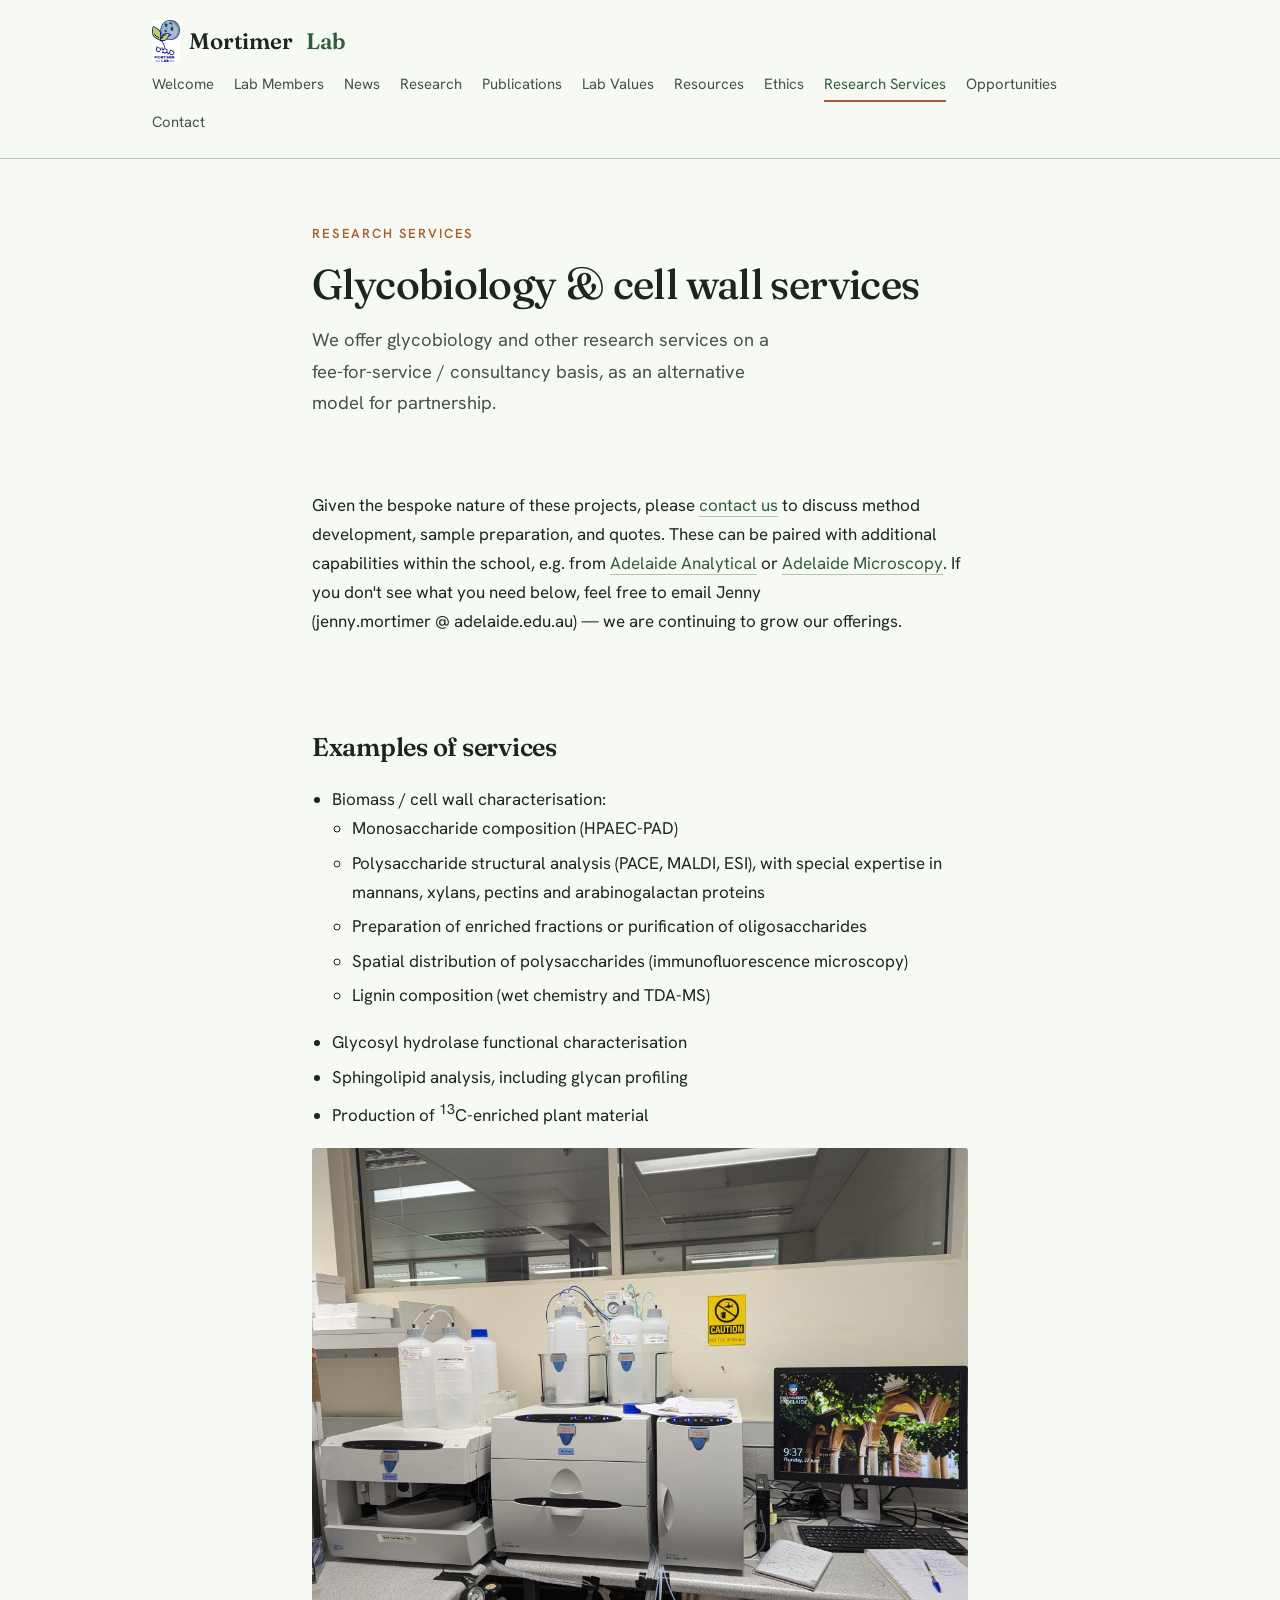
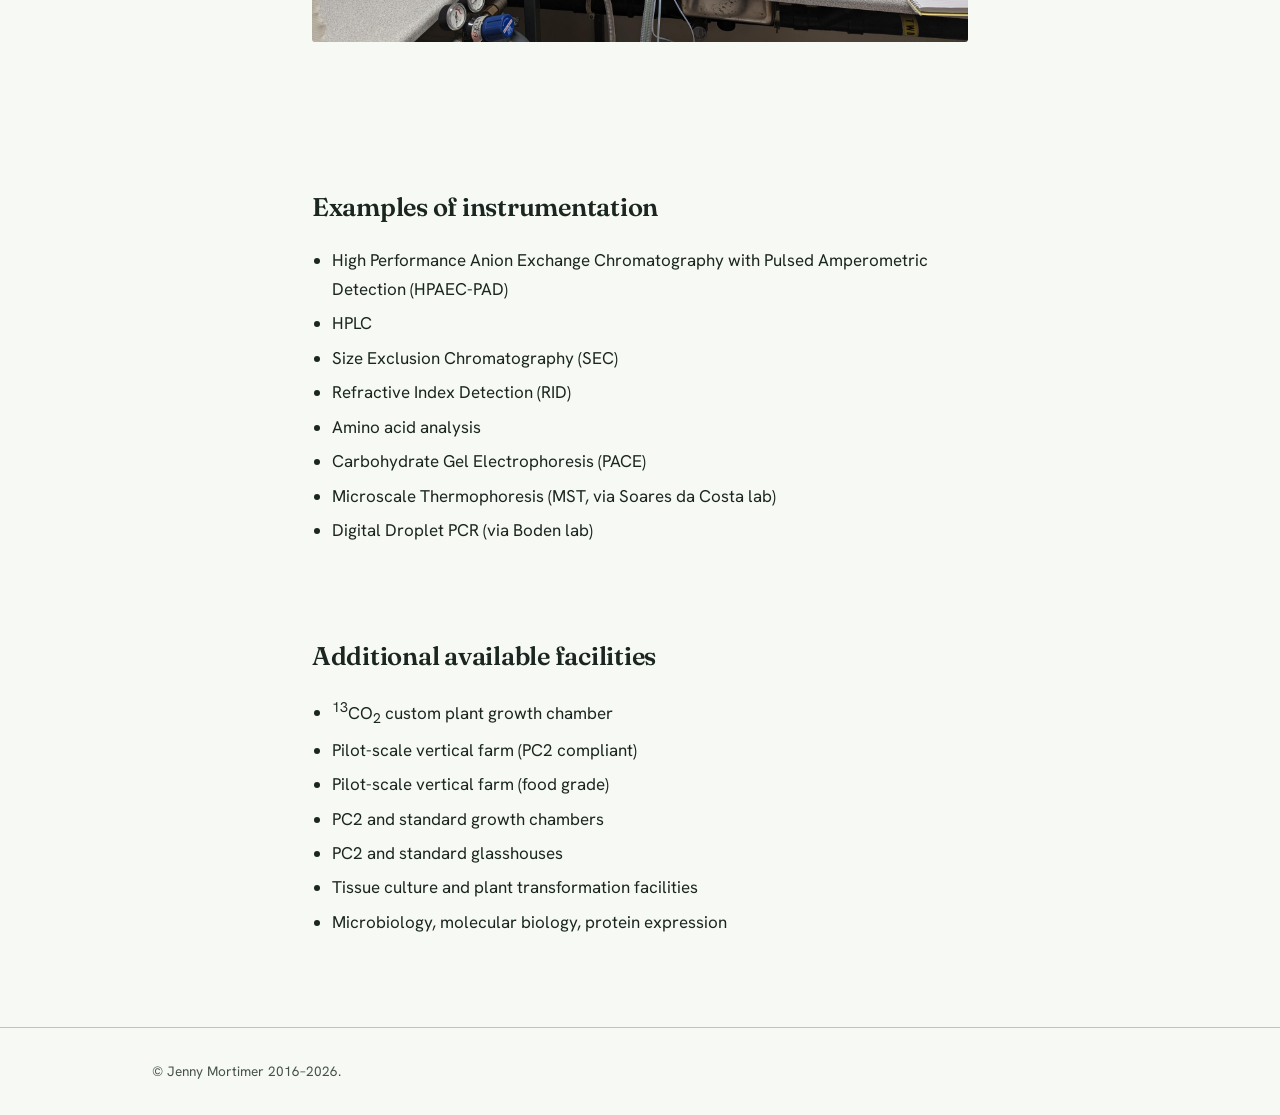
<file: research-services.html>
<!DOCTYPE html>
<html lang="en">
<head>
<meta charset="utf-8">
<meta name="viewport" content="width=device-width, initial-scale=1">
<title>Research Services — Mortimer Laboratory</title>
<meta name="description" content="Glycobiology and cell wall research services offered by the Mortimer Lab on a fee-for-service or consultancy basis.">
<link rel="preconnect" href="https://fonts.googleapis.com">
<link rel="preconnect" href="https://fonts.gstatic.com" crossorigin>
<link href="https://fonts.googleapis.com/css2?family=Fraunces:opsz,wght@9..144,400;9..144,500;9..144,600&family=Hanken+Grotesk:wght@400;500;600&display=swap" rel="stylesheet">
<link rel="stylesheet" href="style.css">
</head>

<body>

<header class="site-header">
  <div class="wrap wrap-wide">
    <a class="wordmark" href="index.html"><img class="wordmark-logo" src="images/white_logo.png" alt="">Mortimer&nbsp;<span>Lab</span></a>
    <nav class="primary" aria-label="Primary">
      <a href="index.html">Welcome</a>
      <a href="lab-members.html">Lab Members</a>
      <a href="news.html">News</a>
      <a href="research.html">Research</a>
      <a href="publications.html">Publications</a>
      <a href="lab-values.html">Lab Values</a>
      <a href="resources.html">Resources</a>
      <a href="ethics.html">Ethics</a>
      <a href="research-services.html" aria-current="page">Research Services</a>
      <a href="opportunities.html">Opportunities</a>
      <a href="contact.html">Contact</a>
    </nav>
  </div>
</header>

<header class="page-head wrap">
  <p class="eyebrow">Research Services</p>
  <h1 class="page-title">Glycobiology &amp; cell wall services</h1>
  <p class="standfirst">We offer glycobiology and other research services on a fee-for-service / consultancy basis, as an alternative model for partnership.</p>
</header>

<main class="wrap">

  <section>
    <p>Given the bespoke nature of these projects, please <a href="contact.html">contact us</a> to discuss method development, sample preparation, and quotes. These can be paired with additional capabilities within the school, e.g. from <a href="https://set.adelaide.edu.au/agriculture-food-wine/research/facilities/adelaide-analytical">Adelaide Analytical</a> or <a href="https://adelaideuni.edu.au/research/adelaide-microscopy/">Adelaide Microscopy</a>. If you don't see what you need below, feel free to email Jenny (jenny.mortimer&nbsp;@&nbsp;adelaide.edu.au) — we are continuing to grow our offerings.</p>
  </section>

  <section>
    <h2>Examples of services</h2>
    <ul>
      <li>Biomass / cell wall characterisation:
        <ul>
          <li>Monosaccharide composition (HPAEC-PAD)</li>
          <li>Polysaccharide structural analysis (PACE, MALDI, ESI), with special expertise in mannans, xylans, pectins and arabinogalactan proteins</li>
          <li>Preparation of enriched fractions or purification of oligosaccharides</li>
          <li>Spatial distribution of polysaccharides (immunofluorescence microscopy)</li>
          <li>Lignin composition (wet chemistry and TDA-MS)</li>
        </ul>
      </li>
      <li>Glycosyl hydrolase functional characterisation</li>
      <li>Sphingolipid analysis, including glycan profiling</li>
      <li>Production of <sup>13</sup>C-enriched plant material</li>
    </ul>
    <figure>
      <img src="images/1000018473.jpg" alt="Laboratory instrumentation used for the Mortimer Lab's research services.">
    </figure>
  </section>

  <section>
    <h2>Examples of instrumentation</h2>
    <ul>
      <li>High Performance Anion Exchange Chromatography with Pulsed Amperometric Detection (HPAEC-PAD)</li>
      <li>HPLC</li>
      <li>Size Exclusion Chromatography (SEC)</li>
      <li>Refractive Index Detection (RID)</li>
      <li>Amino acid analysis</li>
      <li>Carbohydrate Gel Electrophoresis (PACE)</li>
      <li>Microscale Thermophoresis (MST, via Soares da Costa lab)</li>
      <li>Digital Droplet PCR (via Boden lab)</li>
    </ul>
  </section>

  <section>
    <h2>Additional available facilities</h2>
    <ul>
      <li><sup>13</sup>CO<sub>2</sub> custom plant growth chamber</li>
      <li>Pilot-scale vertical farm (PC2 compliant)</li>
      <li>Pilot-scale vertical farm (food grade)</li>
      <li>PC2 and standard growth chambers</li>
      <li>PC2 and standard glasshouses</li>
      <li>Tissue culture and plant transformation facilities</li>
      <li>Microbiology, molecular biology, protein expression</li>
    </ul>
  </section>

</main>

<footer class="site-footer">
  <div class="wrap wrap-wide">© Jenny Mortimer 2016–2026.</div>
</footer>

</body>
</html>
</file>
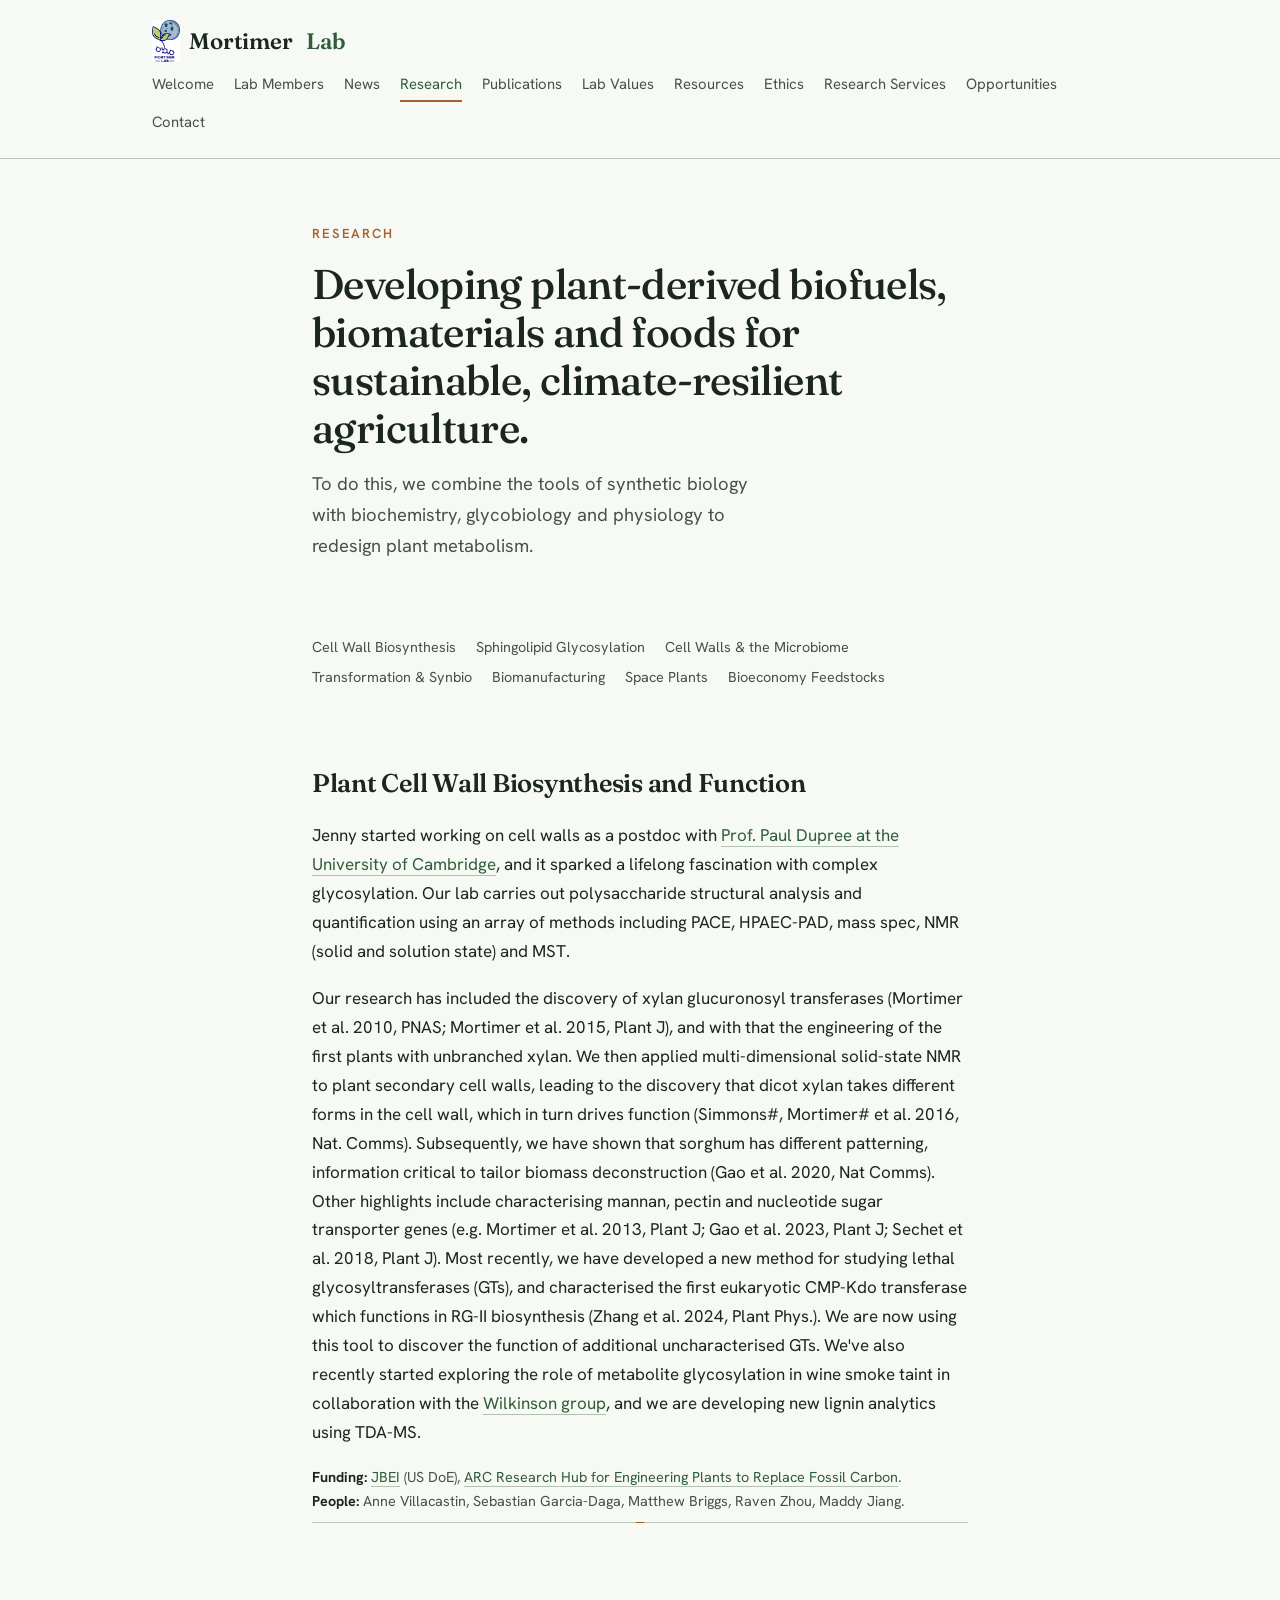
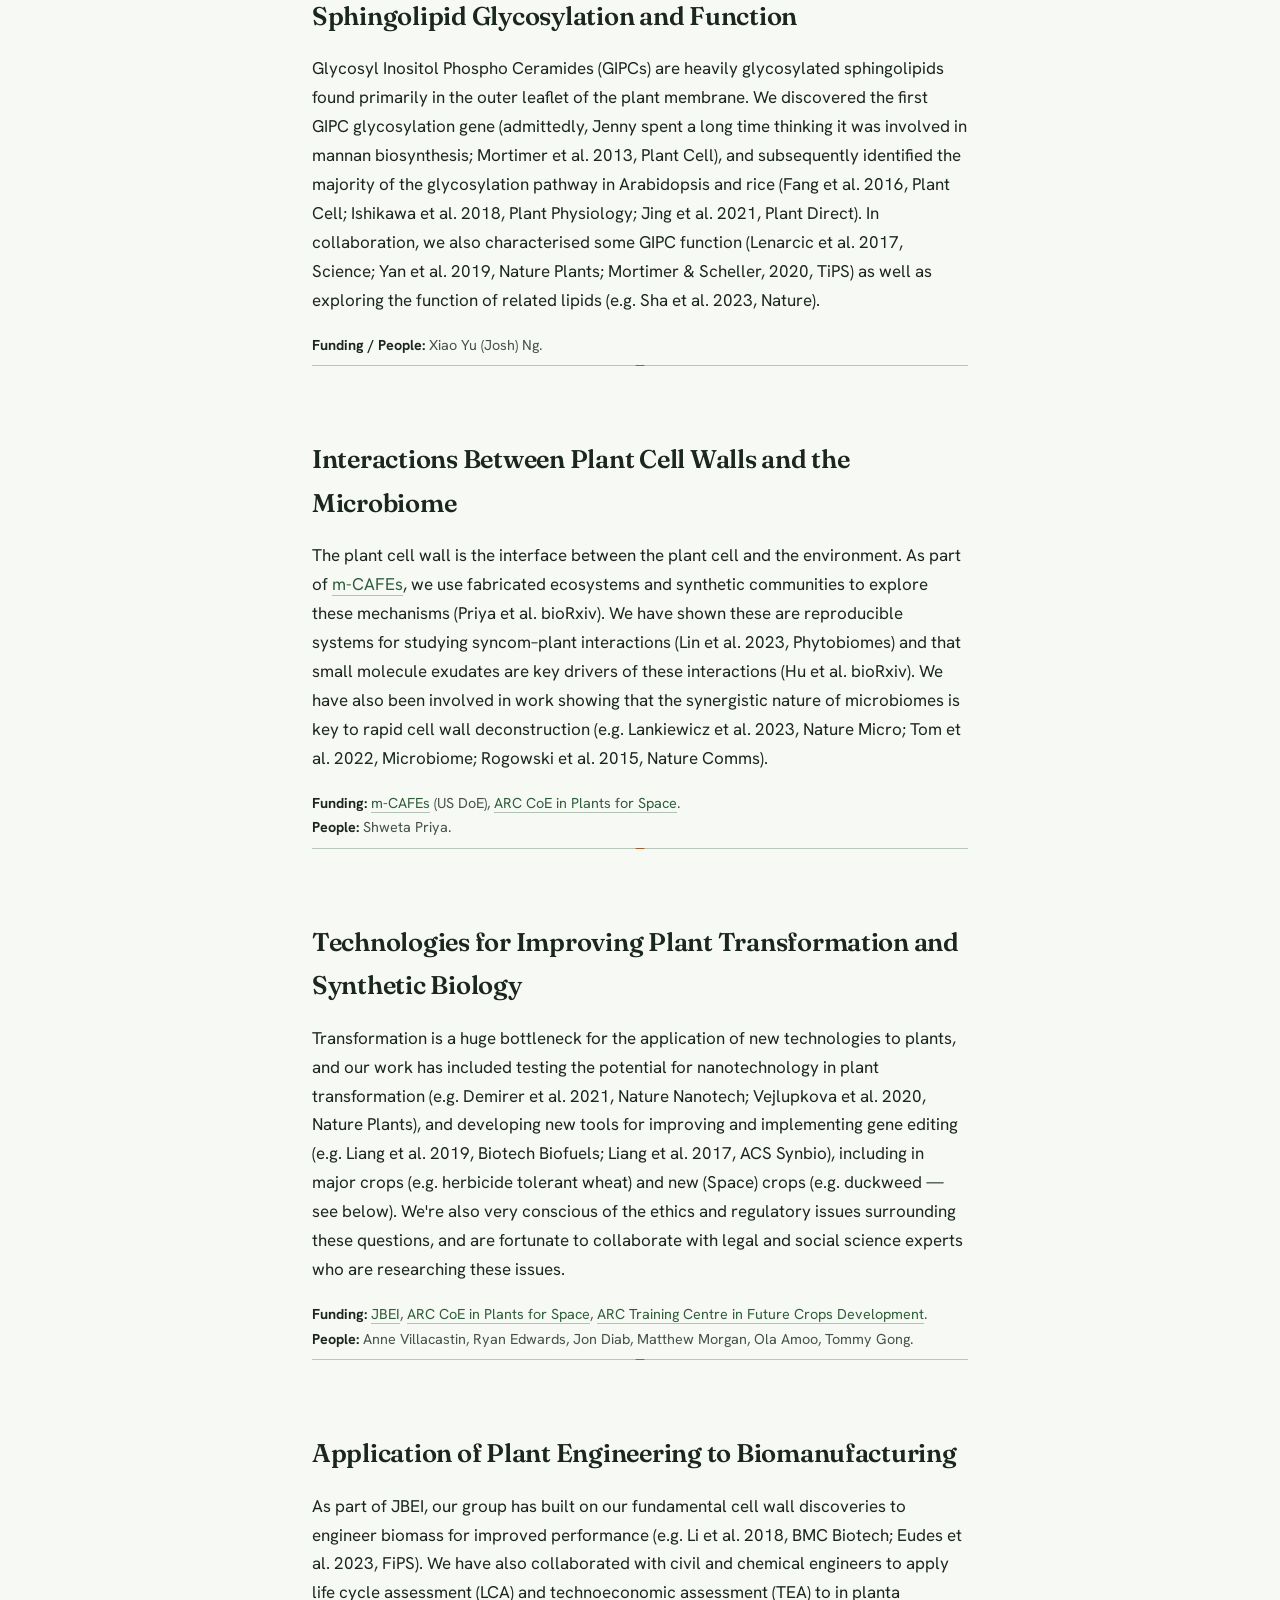
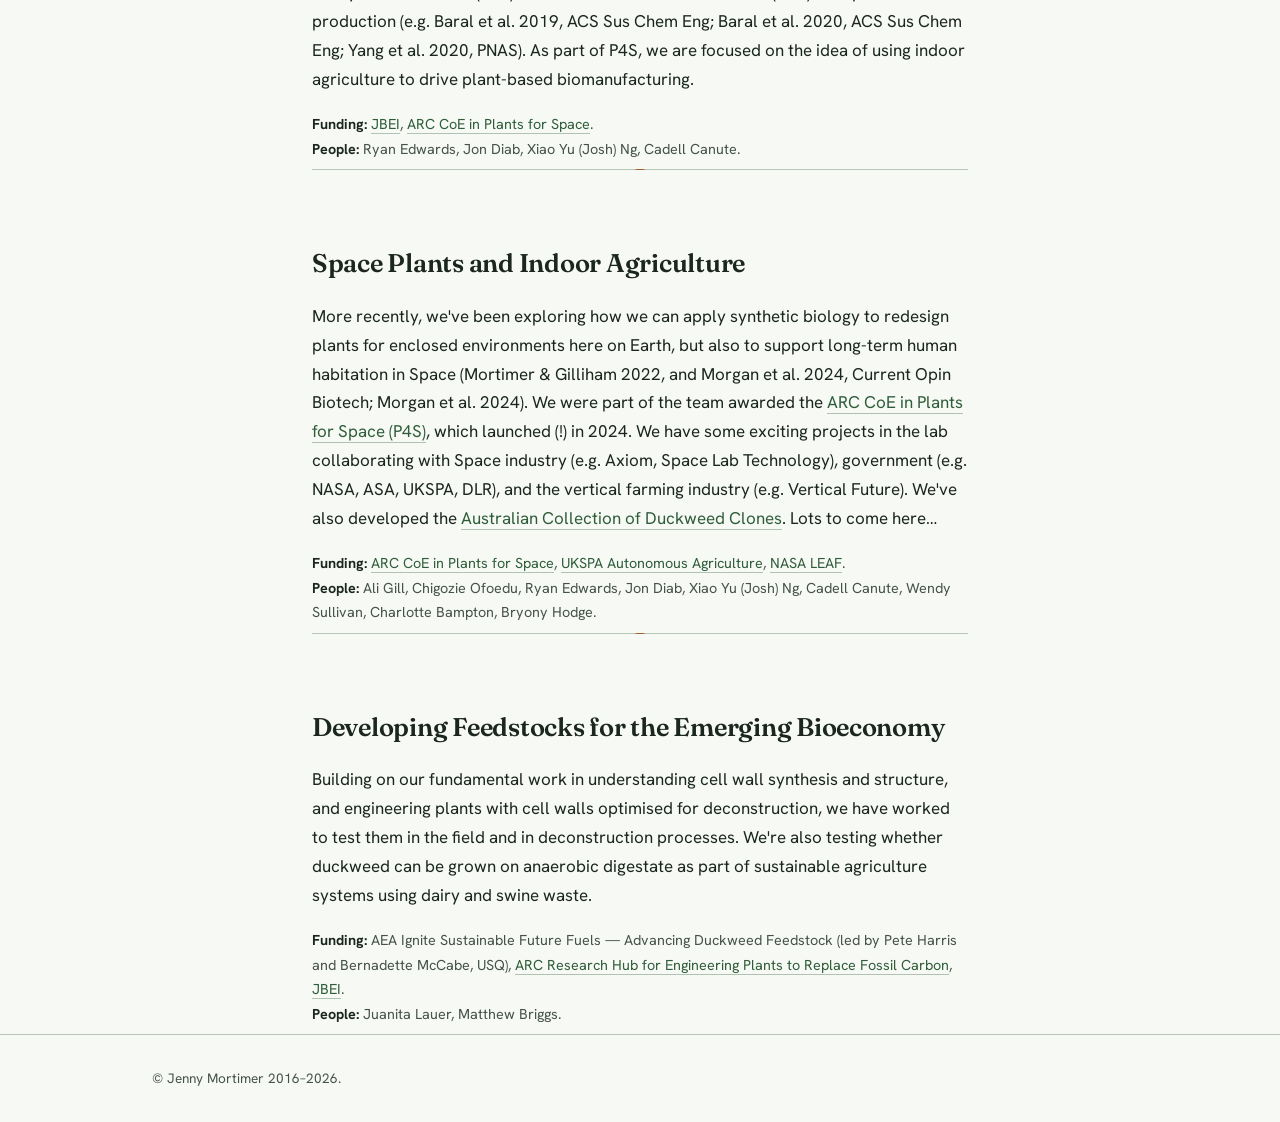
<file: research.html>
<!DOCTYPE html>
<html lang="en">
<head>
<meta charset="utf-8">
<meta name="viewport" content="width=device-width, initial-scale=1">
<title>Research — Mortimer Laboratory</title>
<meta name="description" content="We develop plant-derived biofuels, biomaterials and foods for sustainable, climate-resilient agriculture — combining synthetic biology with biochemistry, glycobiology and physiology.">
<link rel="preconnect" href="https://fonts.googleapis.com">
<link rel="preconnect" href="https://fonts.gstatic.com" crossorigin>
<link href="https://fonts.googleapis.com/css2?family=Fraunces:opsz,wght@9..144,400;9..144,500;9..144,600&family=Hanken+Grotesk:wght@400;500;600&display=swap" rel="stylesheet">
<link rel="stylesheet" href="style.css">
</head>

<body>

<header class="site-header">
  <div class="wrap wrap-wide">
    <a class="wordmark" href="index.html"><img class="wordmark-logo" src="images/white_logo.png" alt="">Mortimer&nbsp;<span>Lab</span></a>
    <nav class="primary" aria-label="Primary">
      <a href="index.html">Welcome</a>
      <a href="lab-members.html">Lab Members</a>
      <a href="news.html">News</a>
      <a href="research.html" aria-current="page">Research</a>
      <a href="publications.html">Publications</a>
      <a href="lab-values.html">Lab Values</a>
      <a href="resources.html">Resources</a>
      <a href="ethics.html">Ethics</a>
      <a href="research-services.html">Research Services</a>
      <a href="opportunities.html">Opportunities</a>
      <a href="contact.html">Contact</a>
    </nav>
  </div>
</header>

<header class="page-head wrap">
  <p class="eyebrow">Research</p>
  <h1 class="page-title">Developing plant-derived biofuels, biomaterials and foods for sustainable, climate-resilient agriculture.</h1>
  <p class="standfirst">To do this, we combine the tools of synthetic biology with biochemistry, glycobiology and physiology to redesign plant metabolism.</p>
</header>

<main class="wrap">

  <nav class="roster-nav" aria-label="Research topics">
    <a href="#cell-wall">Cell Wall Biosynthesis</a>
    <a href="#gipcs">Sphingolipid Glycosylation</a>
    <a href="#microbes">Cell Walls &amp; the Microbiome</a>
    <a href="#synbio">Transformation &amp; Synbio</a>
    <a href="#manufacturing">Biomanufacturing</a>
    <a href="#space">Space Plants</a>
    <a href="#bioeconomy">Bioeconomy Feedstocks</a>
  </nav>

  <section class="topic">
    <h2 id="cell-wall">Plant Cell Wall Biosynthesis and Function</h2>
    <p>
      Jenny started working on cell walls as a postdoc with
      <a href="https://www.bioc.cam.ac.uk/dupree">Prof. Paul Dupree at the University of Cambridge</a>, and it sparked a
      lifelong fascination with complex glycosylation. Our lab carries out polysaccharide structural analysis and
      quantification using an array of methods including PACE, HPAEC-PAD, mass spec, NMR (solid and solution state) and MST.
    </p>
    <p>
      Our research has included the discovery of xylan glucuronosyl transferases (Mortimer et al. 2010, PNAS;
      Mortimer et al. 2015, Plant J), and with that the engineering of the first plants with unbranched xylan. We then
      applied multi-dimensional solid-state NMR to plant secondary cell walls, leading to the discovery that dicot xylan
      takes different forms in the cell wall, which in turn drives function (Simmons#, Mortimer# et al. 2016, Nat. Comms).
      Subsequently, we have shown that sorghum has different patterning, information critical to tailor biomass
      deconstruction (Gao et al. 2020, Nat Comms). Other highlights include characterising mannan, pectin and nucleotide
      sugar transporter genes (e.g. Mortimer et al. 2013, Plant J; Gao et al. 2023, Plant J; Sechet et al. 2018, Plant J).
      Most recently, we have developed a new method for studying lethal glycosyltransferases (GTs), and characterised the
      first eukaryotic CMP-Kdo transferase which functions in RG-II biosynthesis (Zhang et al. 2024, Plant Phys.). We are
      now using this tool to discover the function of additional uncharacterised GTs. We've also recently started exploring
      the role of metabolite glycosylation in wine smoke taint in collaboration with the
      <a href="https://researchers.adelaide.edu.au/profile/kerry.wilkinson">Wilkinson group</a>, and we are developing new
      lignin analytics using TDA-MS.
    </p>
    <p class="topic-meta"><strong>Funding:</strong> <a href="https://www.jbei.org/">JBEI</a> (US DoE),
      <a href="https://plants-for-carbon.com.au/">ARC Research Hub for Engineering Plants to Replace Fossil Carbon</a>.<br>
      <strong>People:</strong> Anne Villacastin, Sebastian Garcia-Daga, Matthew Briggs, Raven Zhou, Maddy Jiang.</p>
  </section>

  <hr class="divider" aria-hidden="true">

  <section class="topic">
    <h2 id="gipcs">Sphingolipid Glycosylation and Function</h2>
    <p>
      Glycosyl Inositol Phospho Ceramides (GIPCs) are heavily glycosylated sphingolipids found primarily in the outer
      leaflet of the plant membrane. We discovered the first GIPC glycosylation gene (admittedly, Jenny spent a long time
      thinking it was involved in mannan biosynthesis; Mortimer et al. 2013, Plant Cell), and subsequently identified the
      majority of the glycosylation pathway in Arabidopsis and rice (Fang et al. 2016, Plant Cell; Ishikawa et al. 2018,
      Plant Physiology; Jing et al. 2021, Plant Direct). In collaboration, we also characterised some GIPC function
      (Lenarcic et al. 2017, Science; Yan et al. 2019, Nature Plants; Mortimer &amp; Scheller, 2020, TiPS) as well as
      exploring the function of related lipids (e.g. Sha et al. 2023, Nature).
    </p>
    <p class="topic-meta"><strong>Funding / People:</strong> Xiao Yu (Josh) Ng.</p>
  </section>

  <hr class="divider" aria-hidden="true">

  <section class="topic">
    <h2 id="microbes">Interactions Between Plant Cell Walls and the Microbiome</h2>
    <p>
      The plant cell wall is the interface between the plant cell and the environment. As part of
      <a href="https://mcafes.lbl.gov/">m-CAFEs</a>, we use fabricated ecosystems and synthetic communities to explore
      these mechanisms (Priya et al. bioRxiv). We have shown these are reproducible systems for studying syncom–plant
      interactions (Lin et al. 2023, Phytobiomes) and that small molecule exudates are key drivers of these interactions
      (Hu et al. bioRxiv). We have also been involved in work showing that the synergistic nature of microbiomes is key to
      rapid cell wall deconstruction (e.g. Lankiewicz et al. 2023, Nature Micro; Tom et al. 2022, Microbiome;
      Rogowski et al. 2015, Nature Comms).
    </p>
    <p class="topic-meta"><strong>Funding:</strong> <a href="https://mcafes.lbl.gov/">m-CAFEs</a> (US DoE),
      <a href="https://plants4space.com/">ARC CoE in Plants for Space</a>.<br>
      <strong>People:</strong> Shweta Priya.</p>
  </section>

  <hr class="divider" aria-hidden="true">

  <section class="topic">
    <h2 id="synbio">Technologies for Improving Plant Transformation and Synthetic Biology</h2>
    <p>
      Transformation is a huge bottleneck for the application of new technologies to plants, and our work has included
      testing the potential for nanotechnology in plant transformation (e.g. Demirer et al. 2021, Nature Nanotech;
      Vejlupkova et al. 2020, Nature Plants), and developing new tools for improving and implementing gene editing
      (e.g. Liang et al. 2019, Biotech Biofuels; Liang et al. 2017, ACS Synbio), including in major crops (e.g. herbicide
      tolerant wheat) and new (Space) crops (e.g. duckweed — see below). We're also very conscious of the ethics and
      regulatory issues surrounding these questions, and are fortunate to collaborate with legal and social science
      experts who are researching these issues.
    </p>
    <p class="topic-meta"><strong>Funding:</strong> <a href="https://www.jbei.org/">JBEI</a>,
      <a href="https://plants4space.com/">ARC CoE in Plants for Space</a>,
      <a href="https://futurecropscentre.edu.au/">ARC Training Centre in Future Crops Development</a>.<br>
      <strong>People:</strong> Anne Villacastin, Ryan Edwards, Jon Diab, Matthew Morgan, Ola Amoo, Tommy Gong.</p>
  </section>

  <hr class="divider" aria-hidden="true">

  <section class="topic">
    <h2 id="manufacturing">Application of Plant Engineering to Biomanufacturing</h2>
    <p>
      As part of JBEI, our group has built on our fundamental cell wall discoveries to engineer biomass for improved
      performance (e.g. Li et al. 2018, BMC Biotech; Eudes et al. 2023, FiPS). We have also collaborated with civil and
      chemical engineers to apply life cycle assessment (LCA) and technoeconomic assessment (TEA) to in planta production
      (e.g. Baral et al. 2019, ACS Sus Chem Eng; Baral et al. 2020, ACS Sus Chem Eng; Yang et al. 2020, PNAS). As part of
      P4S, we are focused on the idea of using indoor agriculture to drive plant-based biomanufacturing.
    </p>
    <p class="topic-meta"><strong>Funding:</strong> <a href="https://www.jbei.org/">JBEI</a>,
      <a href="https://plants4space.com/">ARC CoE in Plants for Space</a>.<br>
      <strong>People:</strong> Ryan Edwards, Jon Diab, Xiao Yu (Josh) Ng, Cadell Canute.</p>
  </section>

  <hr class="divider" aria-hidden="true">

  <section class="topic">
    <h2 id="space">Space Plants and Indoor Agriculture</h2>
    <p>
      More recently, we've been exploring how we can apply synthetic biology to redesign plants for enclosed environments
      here on Earth, but also to support long-term human habitation in Space (Mortimer &amp; Gilliham 2022, and
      Morgan et al. 2024, Current Opin Biotech; Morgan et al. 2024). We were part of the team awarded the
      <a href="https://plants4space.com/">ARC CoE in Plants for Space (P4S)</a>, which launched (!) in 2024. We have some
      exciting projects in the lab collaborating with Space industry (e.g. Axiom, Space Lab Technology), government
      (e.g. NASA, ASA, UKSPA, DLR), and the vertical farming industry (e.g. Vertical Future). We've also developed the
      <a href="https://duckweedaustralia.org/">Australian Collection of Duckweed Clones</a>. Lots to come here&hellip;
    </p>
    <p class="topic-meta"><strong>Funding:</strong> <a href="https://plants4space.com/">ARC CoE in Plants for Space</a>,
      <a href="https://verticalfuture.com/vertical-future-selected-by-the-uk-space-agency-to-install-its-systems-to-grow-crops-in-low-earth-orbit/">UKSPA Autonomous Agriculture</a>,
      <a href="https://spacelabtech.com/lunar-payload-leaf---lunar-effects-on-agricultural-flora.html">NASA LEAF</a>.<br>
      <strong>People:</strong> Ali Gill, Chigozie Ofoedu, Ryan Edwards, Jon Diab, Xiao Yu (Josh) Ng, Cadell Canute,
      Wendy Sullivan, Charlotte Bampton, Bryony Hodge.</p>
  </section>

  <hr class="divider" aria-hidden="true">

  <section class="topic">
    <h2 id="bioeconomy">Developing Feedstocks for the Emerging Bioeconomy</h2>
    <p>
      Building on our fundamental work in understanding cell wall synthesis and structure, and engineering plants with
      cell walls optimised for deconstruction, we have worked to test them in the field and in deconstruction processes.
      We're also testing whether duckweed can be grown on anaerobic digestate as part of sustainable agriculture systems
      using dairy and swine waste.
    </p>
    <p class="topic-meta"><strong>Funding:</strong> AEA Ignite Sustainable Future Fuels — Advancing Duckweed Feedstock
      (led by Pete Harris and Bernadette McCabe, USQ),
      <a href="https://plants-for-carbon.com.au/">ARC Research Hub for Engineering Plants to Replace Fossil Carbon</a>,
      <a href="https://www.jbei.org/">JBEI</a>.<br>
      <strong>People:</strong> Juanita Lauer, Matthew Briggs.</p>
  </section>

</main>

<footer class="site-footer">
  <div class="wrap wrap-wide">© Jenny Mortimer 2016–2026.</div>
</footer>

</body>
</html>
</file>
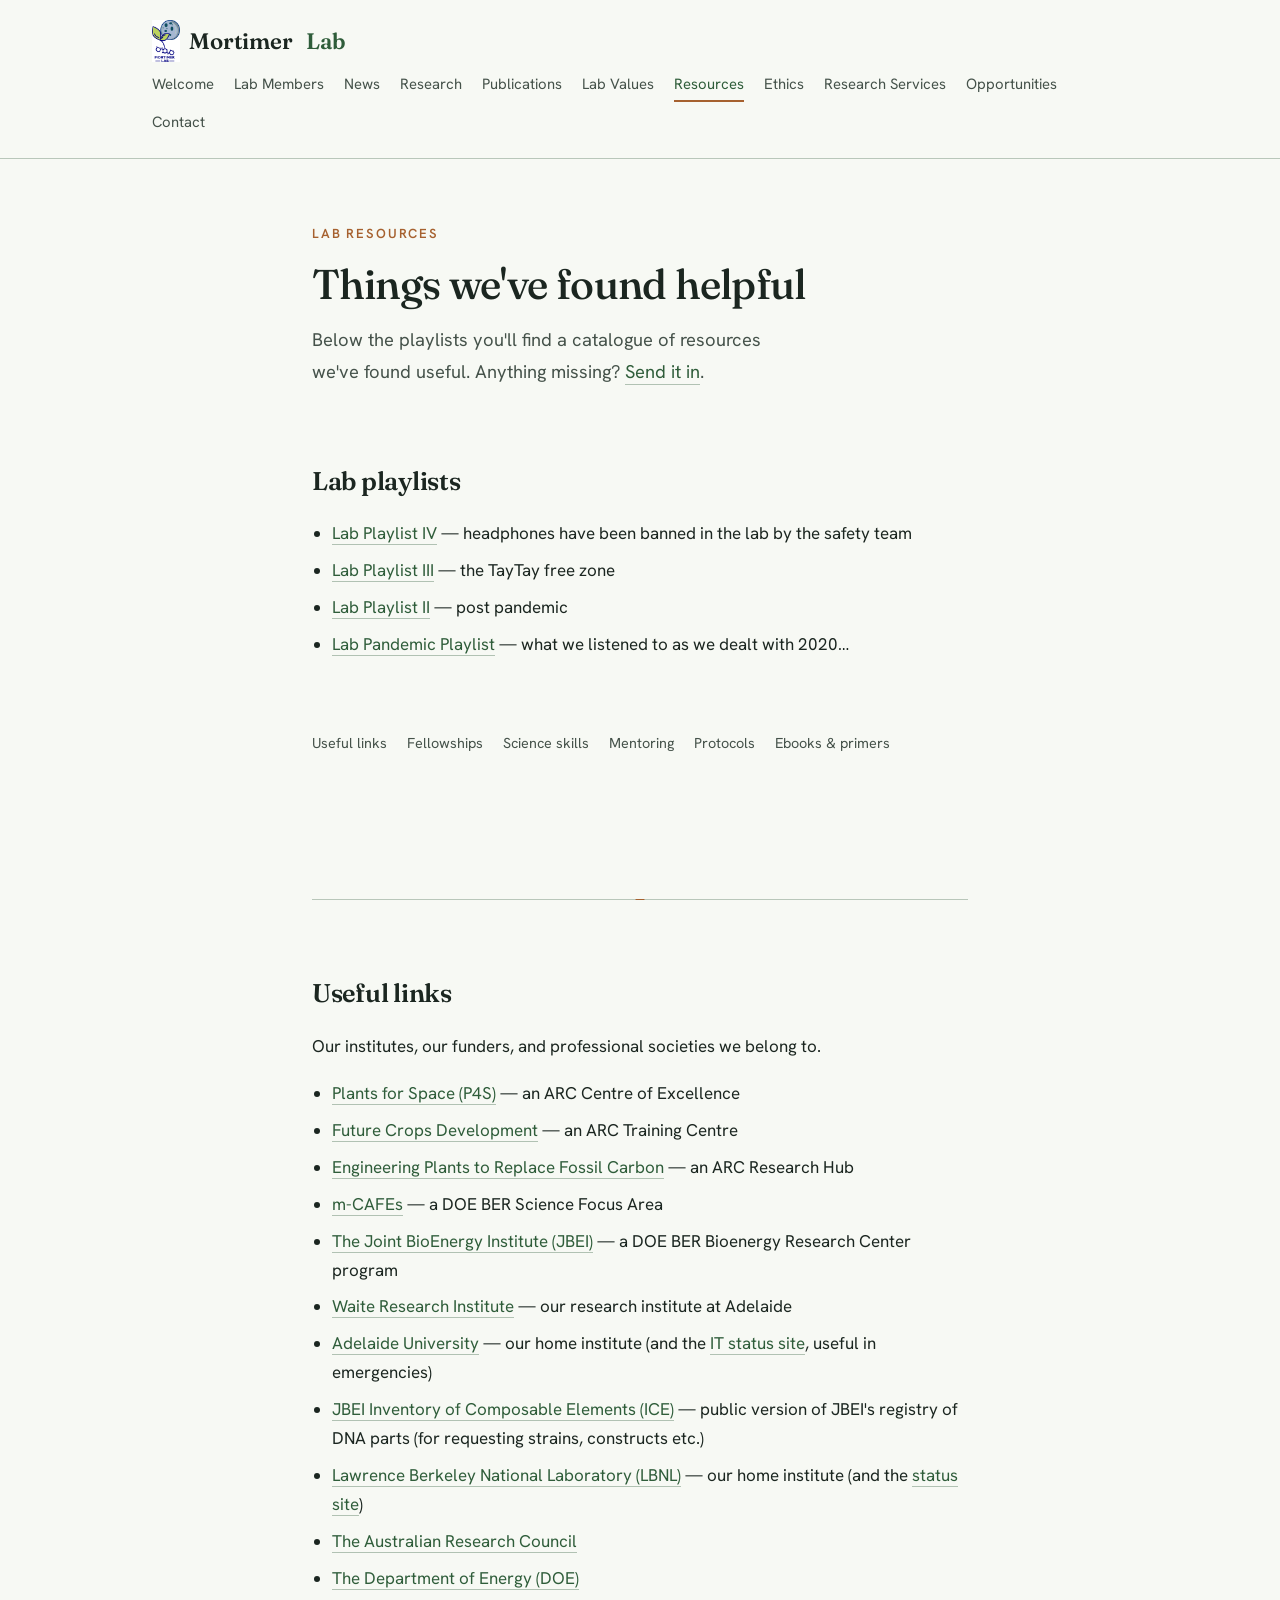
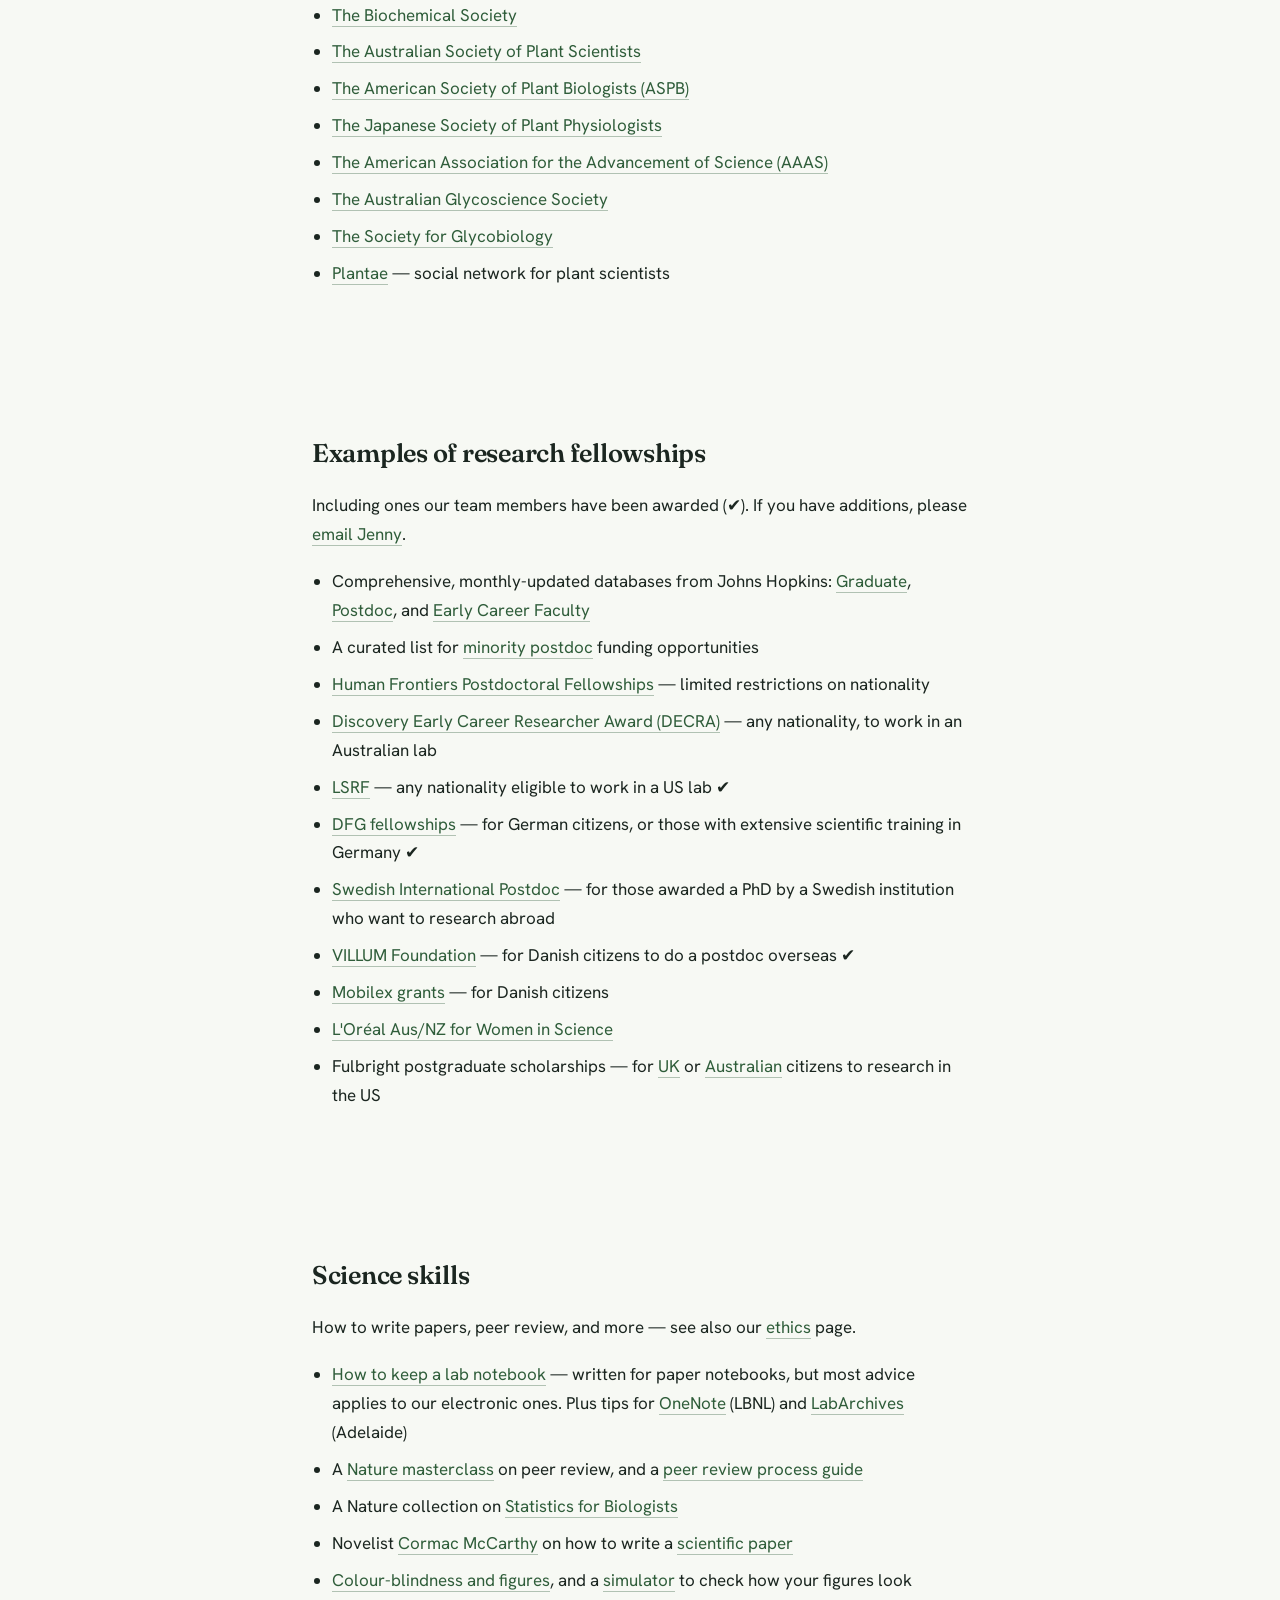
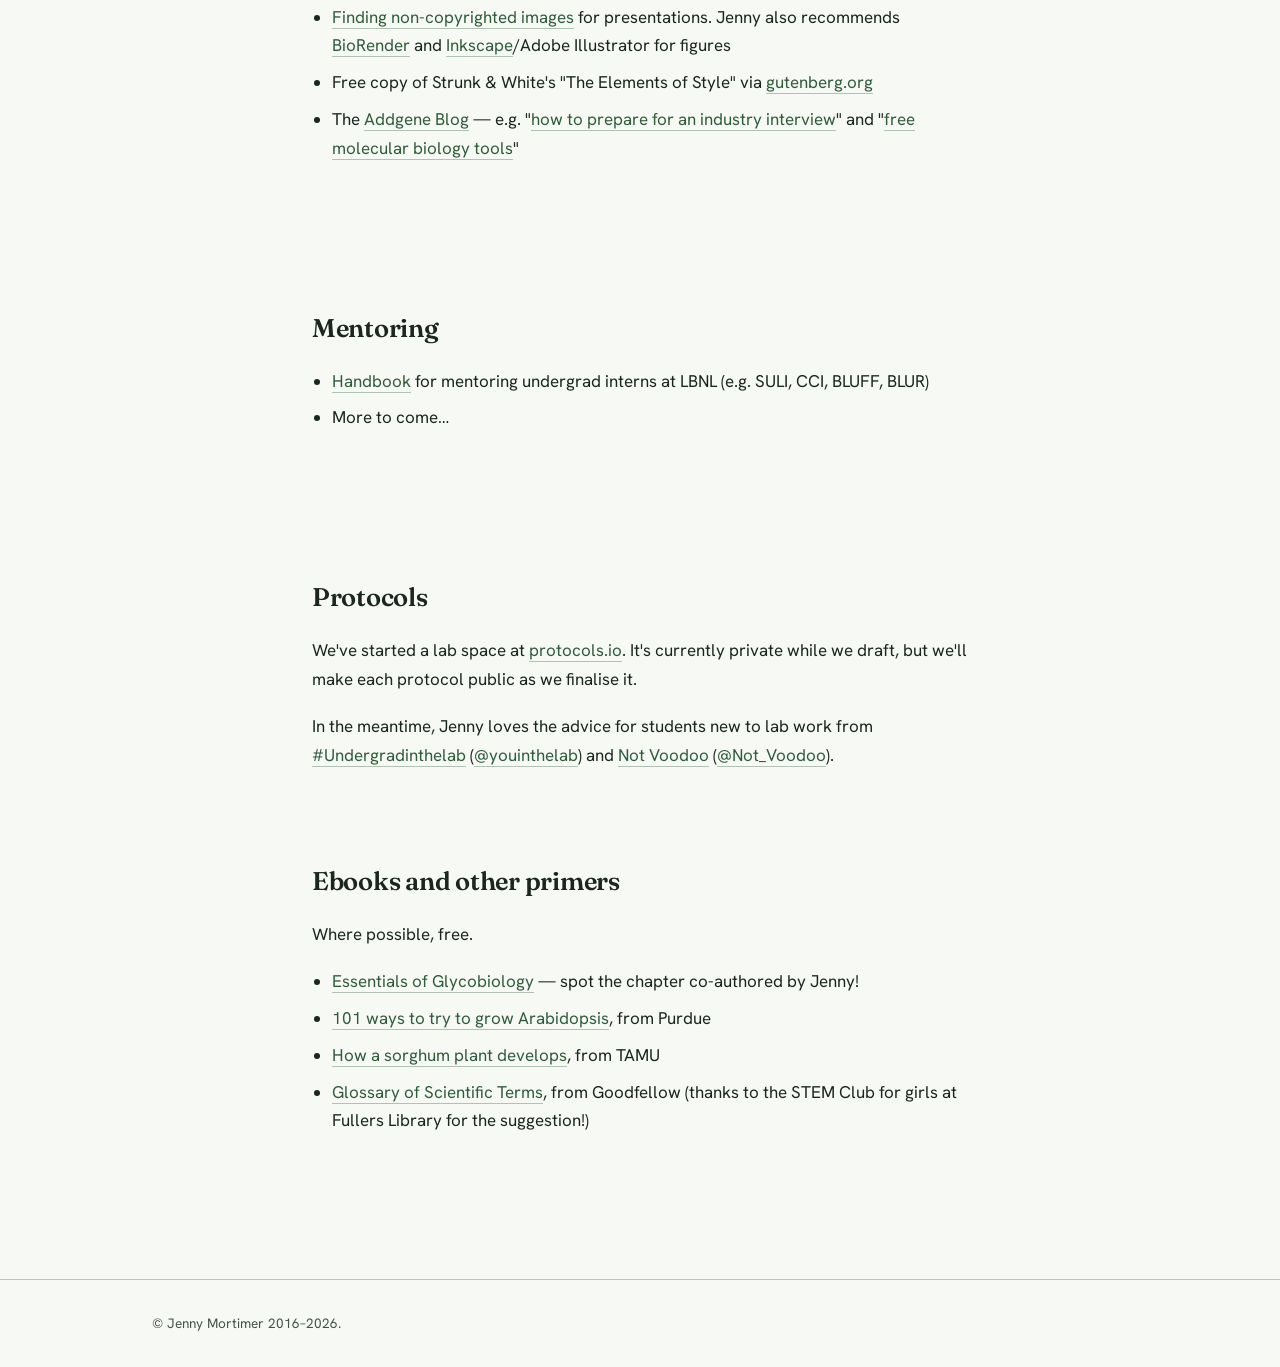
<file: resources.html>
<!DOCTYPE html>
<html lang="en">
<head>
<meta charset="utf-8">
<meta name="viewport" content="width=device-width, initial-scale=1">
<title>Lab Resources — Mortimer Laboratory</title>
<meta name="description" content="A catalogue of resources the Mortimer Lab has found helpful — useful links, fellowships, science skills, mentoring, protocols and primers.">
<link rel="preconnect" href="https://fonts.googleapis.com">
<link rel="preconnect" href="https://fonts.gstatic.com" crossorigin>
<link href="https://fonts.googleapis.com/css2?family=Fraunces:opsz,wght@9..144,400;9..144,500;9..144,600&family=Hanken+Grotesk:wght@400;500;600&display=swap" rel="stylesheet">
<link rel="stylesheet" href="style.css">
</head>

<body>

<header class="site-header">
  <div class="wrap wrap-wide">
    <a class="wordmark" href="index.html"><img class="wordmark-logo" src="images/white_logo.png" alt="">Mortimer&nbsp;<span>Lab</span></a>
    <nav class="primary" aria-label="Primary">
      <a href="index.html">Welcome</a>
      <a href="lab-members.html">Lab Members</a>
      <a href="news.html">News</a>
      <a href="research.html">Research</a>
      <a href="publications.html">Publications</a>
      <a href="lab-values.html">Lab Values</a>
      <a href="resources.html" aria-current="page">Resources</a>
      <a href="ethics.html">Ethics</a>
      <a href="research-services.html">Research Services</a>
      <a href="opportunities.html">Opportunities</a>
      <a href="contact.html">Contact</a>
    </nav>
  </div>
</header>

<header class="page-head wrap">
  <p class="eyebrow">Lab Resources</p>
  <h1 class="page-title">Things we've found helpful</h1>
  <p class="standfirst">Below the playlists you'll find a catalogue of resources we've found useful. Anything missing? <a href="contact.html">Send it in</a>.</p>
</header>

<main class="wrap">

  <section>
    <h2>Lab playlists</h2>
    <ul class="link-group">
      <li><a href="https://open.spotify.com/playlist/4isrTv94qcjEh7xYvUtBWk">Lab Playlist IV</a> — headphones have been banned in the lab by the safety team</li>
      <li><a href="https://open.spotify.com/playlist/0Bb1NnHp9rPHFHypCG1WZS">Lab Playlist III</a> — the TayTay free zone</li>
      <li><a href="https://open.spotify.com/playlist/00ykMSUS8R0pUczFhuN800">Lab Playlist II</a> — post pandemic</li>
      <li><a href="https://open.spotify.com/playlist/3vlwRUhwTJb8eez418Gfmt">Lab Pandemic Playlist</a> — what we listened to as we dealt with 2020…</li>
    </ul>
    <nav class="roster-nav" aria-label="Jump to a section">
      <a href="#useful-links">Useful links</a>
      <a href="#fellowships">Fellowships</a>
      <a href="#science-skills">Science skills</a>
      <a href="#mentoring">Mentoring</a>
      <a href="#protocols">Protocols</a>
      <a href="#ebooks">Ebooks &amp; primers</a>
    </nav>
  </section>

  <hr class="divider" aria-hidden="true">

  <section>
    <h2 id="useful-links">Useful links</h2>
    <p>Our institutes, our funders, and professional societies we belong to.</p>
    <ul class="link-group">
      <li><a href="https://plants4space.com/">Plants for Space (P4S)</a> — an ARC Centre of Excellence</li>
      <li><a href="https://futurecropscentre.edu.au/">Future Crops Development</a> — an ARC Training Centre</li>
      <li><a href="https://plants-for-carbon.com.au/">Engineering Plants to Replace Fossil Carbon</a> — an ARC Research Hub</li>
      <li><a href="https://mcafes.lbl.gov/">m-CAFEs</a> — a DOE BER Science Focus Area</li>
      <li><a href="http://www.jbei.org/">The Joint BioEnergy Institute (JBEI)</a> — a DOE BER Bioenergy Research Center program</li>
      <li><a href="https://www.thewaite.org/waite-partners/waite-research-institute/">Waite Research Institute</a> — our research institute at Adelaide</li>
      <li><a href="https://www.adelaideuni.edu.au/">Adelaide University</a> — our home institute (and the <a href="https://uniadelaide.service-now.com/myit">IT status site</a>, useful in emergencies)</li>
      <li><a href="https://public-registry.jbei.org/login">JBEI Inventory of Composable Elements (ICE)</a> — public version of JBEI's registry of DNA parts (for requesting strains, constructs etc.)</li>
      <li><a href="http://www.lbl.gov/">Lawrence Berkeley National Laboratory (LBNL)</a> — our home institute (and the <a href="http://status.lbl.gov/">status site</a>)</li>
      <li><a href="https://www.arc.gov.au/">The Australian Research Council</a></li>
      <li><a href="http://energy.gov/">The Department of Energy (DOE)</a></li>
      <li><a href="http://www.biochemistry.org/">The Biochemical Society</a></li>
      <li><a href="https://www.asps.org.au/">The Australian Society of Plant Scientists</a></li>
      <li><a href="http://www.aspb.org/">The American Society of Plant Biologists (ASPB)</a></li>
      <li><a href="https://jspp.org/en/">The Japanese Society of Plant Physiologists</a></li>
      <li><a href="http://www.aaas.org/">The American Association for the Advancement of Science (AAAS)</a></li>
      <li><a href="https://ozglyco.org/">The Australian Glycoscience Society</a></li>
      <li><a href="http://www.glycobiology.org/">The Society for Glycobiology</a></li>
      <li><a href="http://plantae.org/">Plantae</a> — social network for plant scientists</li>
    </ul>
  </section>

  <section>
    <h2 id="fellowships">Examples of research fellowships</h2>
    <p>Including ones our team members have been awarded (✔). If you have additions, please <a href="contact.html">email Jenny</a>.</p>
    <ul class="link-group">
      <li>Comprehensive, monthly-updated databases from Johns Hopkins: <a href="https://research.jhu.edu/rdt/funding-opportunities/graduate/">Graduate</a>, <a href="https://research.jhu.edu/rdt/funding-opportunities/postdoctoral/">Postdoc</a>, and <a href="https://research.jhu.edu/rdt/funding-opportunities/early-career/">Early Career Faculty</a></li>
      <li>A curated list for <a href="http://www.minoritypostdoc.org/view/resources.html#DivPD">minority postdoc</a> funding opportunities</li>
      <li><a href="http://www.hfsp.org/funding/postdoctoral-fellowships">Human Frontiers Postdoctoral Fellowships</a> — limited restrictions on nationality</li>
      <li><a href="https://www.arc.gov.au/funding-research/funding-schemes/discovery-program/discovery-early-career-researcher-award-decra">Discovery Early Career Researcher Award (DECRA)</a> — any nationality, to work in an Australian lab</li>
      <li><a href="http://www.lsrf.org/">LSRF</a> — any nationality eligible to work in a US lab ✔</li>
      <li><a href="http://www.dfg.de/en/research_funding/programmes/individual/research_fellowships/">DFG fellowships</a> — for German citizens, or those with extensive scientific training in Germany ✔</li>
      <li><a href="http://www.vr.se/inenglish/researchfunding/applyforgrants/callforproposals/closedgrants/internationalpostdoc.5.7c02767a14a5b51525b5551a.html">Swedish International Postdoc</a> — for those awarded a PhD by a Swedish institution who want to research abroad</li>
      <li><a href="http://veluxfoundations.dk/en/technical-and-scientific-research/other-programmes">VILLUM Foundation</a> — for Danish citizens to do a postdoc overseas ✔</li>
      <li><a href="http://ufm.dk/en/research-and-innovation/councils-and-commissions/the-danish-council-for-independent-research/for-applicants/what-can-you-apply-for/overview-of-instruments/dff-mobilex-mobility-grants">Mobilex grants</a> — for Danish citizens</li>
      <li><a href="https://www.forwomeninscience.com/authority/australia-new-zealand---regional-program">L'Oréal Aus/NZ for Women in Science</a></li>
      <li>Fulbright postgraduate scholarships — for <a href="https://www.fulbright.org.uk/">UK</a> or <a href="https://www.fulbright.org.au/applicants/australian-applicants/">Australian</a> citizens to research in the US</li>
    </ul>
  </section>

  <section>
    <h2 id="science-skills">Science skills</h2>
    <p>How to write papers, peer review, and more — see also our <a href="ethics.html">ethics</a> page.</p>
    <ul class="link-group">
      <li><a href="https://colinpurrington.com/tips/lab-notebooks/">How to keep a lab notebook</a> — written for paper notebooks, but most advice applies to our electronic ones. Plus tips for <a href="https://www.ascb.org/careers/11-tricks-for-using-onenote-as-your-lab-notebook/">OneNote</a> (LBNL) and <a href="https://www.adelaide.edu.au/technology/research/research-data/labarchives">LabArchives</a> (Adelaide)</li>
      <li>A <a href="https://masterclasses.nature.com/courses/205">Nature masterclass</a> on peer review, and a <a href="https://www.scisnack.com/wp-content/uploads/2018/10/A-Peer-Review-Process-Guide.pdf">peer review process guide</a></li>
      <li>A Nature collection on <a href="https://www.nature.com/collections/qghhqm">Statistics for Biologists</a></li>
      <li>Novelist <a href="https://en.wikipedia.org/wiki/Cormac_McCarthy">Cormac McCarthy</a> on how to write a <a href="https://www.nature.com/articles/d41586-019-02918-5">scientific paper</a></li>
      <li><a href="http://mkweb.bcgsc.ca/colorblind/">Colour-blindness and figures</a>, and a <a href="https://www.color-blindness.com/coblis-color-blindness-simulator/">simulator</a> to check how your figures look</li>
      <li><a href="https://cft.vanderbilt.edu/2013/01/finding-non-copyrighted-images-for-presentations/">Finding non-copyrighted images</a> for presentations. Jenny also recommends <a href="http://www.biorender.com">BioRender</a> and <a href="http://www.inkscape.org">Inkscape</a>/Adobe Illustrator for figures</li>
      <li>Free copy of Strunk &amp; White's "The Elements of Style" via <a href="http://www.gutenberg.org/files/37134/37134-h/37134-h.htm">gutenberg.org</a></li>
      <li>The <a href="https://blog.addgene.org/">Addgene Blog</a> — e.g. "<a href="https://blog.addgene.org/how-to-prepare-for-an-industry-interview">how to prepare for an industry interview</a>" and "<a href="https://blog.addgene.org/free-online-molecular-biology-tools">free molecular biology tools</a>"</li>
    </ul>
  </section>

  <section>
    <h2 id="mentoring">Mentoring</h2>
    <ul class="link-group">
      <li><a href="https://docs.google.com/document/pub?id=1XuqfFH3y0L5DaGFRXi3SJtnR9JnEmNfnAQ5O5zGccv0">Handbook</a> for mentoring undergrad interns at LBNL (e.g. SULI, CCI, BLUFF, BLUR)</li>
      <li>More to come…</li>
    </ul>
  </section>

  <section>
    <h2 id="protocols">Protocols</h2>
    <p>We've started a lab space at <a href="https://www.protocols.io/groups/mortimer-lab">protocols.io</a>. It's currently private while we draft, but we'll make each protocol public as we finalise it.</p>
    <p>In the meantime, Jenny loves the advice for students new to lab work from <a href="http://undergradinthelab.com/">#Undergradinthelab</a> (<a href="https://twitter.com/youinthelab">@youinthelab</a>) and <a href="https://www.chem.rochester.edu/notvoodoo/">Not Voodoo</a> (<a href="https://twitter.com/Not_Voodoo">@Not_Voodoo</a>).</p>
  </section>

  <section>
    <h2 id="ebooks">Ebooks and other primers</h2>
    <p>Where possible, free.</p>
    <ul class="link-group">
      <li><a href="https://www.ncbi.nlm.nih.gov/books/NBK579918/?report=reader">Essentials of Glycobiology</a> — spot the chapter co-authored by Jenny!</li>
      <li><a href="https://ag.purdue.edu/department/hla/plant_growth_facility/purdue-methods/101-ways-to-grow-arabidopsis.html">101 ways to try to grow Arabidopsis</a>, from Purdue</li>
      <li><a href="https://sanangelo.tamu.edu/extension/agronomy/agronomy-publications/how-a-sorghum-plant-develops/">How a sorghum plant develops</a>, from TAMU</li>
      <li><a href="https://www.goodfellow.com/global/resources/glossary-scientific-terms">Glossary of Scientific Terms</a>, from Goodfellow (thanks to the STEM Club for girls at Fullers Library for the suggestion!)</li>
    </ul>
  </section>

</main>

<footer class="site-footer">
  <div class="wrap wrap-wide">© Jenny Mortimer 2016–2026.</div>
</footer>

</body>
</html>
</file>
<file: style.css>
/* ============================================================================
   MORTIMER LAB — SHARED STYLESHEET
   Every page links this one file. Edit here once and the whole site updates.
   Sections:
     1. Design tokens (colour, type, layout) — your main dials
     2. Base + links
     3. Header + navigation
     4. Page header (interior pages)
     5. Hero (home page only)
     6. Prose + dividers + figures
     7. Acknowledgement of Country
     8. Lab members (roster)
     9. Publications + patents
    10. News
    11. Research topics
    12. Resources + link lists
    13. Opportunities
    14. Contact + footer
    15. Motion
   ========================================================================== */

/* ====================== 1. DESIGN TOKENS ================================== */
:root{
  /* Colour — botanical palette, deliberately away from flat grey */
  --paper:    #F7F9F4;  /* page background — warm white with a green tint   */
  --band:     #EEF3E8;  /* deeper panel for set-apart sections              */
  --ink:      #1B2620;  /* main text — deep forest charcoal, not pure black */
  --ink-soft: #45524A;  /* secondary text, captions                        */
  --leaf:     #2F5D3A;  /* primary accent — links, rules, emphasis         */
  --leaf-deep:#20412A;  /* darker green for hover                          */
  --stem:     #6E8A74;  /* muted sage — hairlines, quiet detail            */
  --clay:     #A6612F;  /* warm earth accent, used very sparingly          */

  /* Type */
  --display: "Fraunces", Georgia, "Times New Roman", serif;
  --body:    "Hanken Grotesk", -apple-system, BlinkMacSystemFont, "Segoe UI", Roboto, sans-serif;

  /* Layout */
  --measure: 44rem;     /* comfortable reading width                       */
  --wide:    64rem;     /* header / footer / roster width                  */
  --gap:     clamp(2.5rem, 6vw, 4.5rem);
}

*{ box-sizing:border-box; }
html{ scroll-behavior:smooth; }

/* ====================== 2. BASE + LINKS =================================== */
body{
  margin:0;
  background:var(--paper);
  color:var(--ink);
  font-family:var(--body);
  font-size:1.0625rem;
  line-height:1.7;
  -webkit-font-smoothing:antialiased;
  text-rendering:optimizeLegibility;
}

/* Content columns */
.wrap{ width:100%; max-width:var(--measure); margin-inline:auto; padding-inline:1.5rem; }
.wrap-wide{ max-width:var(--wide); }

a{
  color:var(--leaf);
  text-decoration:none;
  border-bottom:1px solid color-mix(in srgb, var(--leaf) 35%, transparent);
  transition:color .15s ease, border-color .15s ease;
}
a:hover{ color:var(--leaf-deep); border-bottom-color:var(--clay); }
a:focus-visible{ outline:2px solid var(--leaf); outline-offset:3px; border-radius:2px; }

/* A reusable eyebrow label */
.eyebrow{
  font-size:.82rem; letter-spacing:.14em; text-transform:uppercase;
  color:var(--clay); font-weight:600; margin:0 0 1rem;
}

/* ====================== 3. HEADER + NAV =================================== */
.site-header{
  border-bottom:1px solid color-mix(in srgb, var(--stem) 45%, transparent);
  background:var(--paper);
}
.site-header .wrap{
  display:flex; flex-wrap:wrap; align-items:baseline;
  gap:.5rem 2rem; padding-block:1.25rem;
}
.wordmark{
  display:inline-flex; align-items:center; gap:.55rem;
  font-family:var(--display); font-weight:600; font-size:1.4rem;
  letter-spacing:-0.01em; color:var(--ink); border:0; white-space:nowrap;
}
.wordmark span{ color:var(--leaf); }
.wordmark-logo{
  height:2.6rem; width:auto; display:block;
}

nav.primary{ margin-left:auto; display:flex; flex-wrap:wrap; gap:.4rem 1.25rem; font-size:.93rem; }
nav.primary a{ border:0; color:var(--ink-soft); padding-block:.15rem; }
nav.primary a:hover{ color:var(--leaf); }
nav.primary a[aria-current="page"]{ color:var(--leaf); border-bottom:2px solid var(--clay); }

/* ====================== 4. PAGE HEADER (interior pages) =================== */
.page-head{ padding-block:clamp(2.5rem,6vw,4rem) var(--gap); }
.page-title{
  font-family:var(--display); font-weight:500;
  font-size:clamp(1.9rem, 4vw, 2.6rem); line-height:1.15;
  letter-spacing:-0.015em; margin:0;
}
.page-head .standfirst{
  font-size:1.15rem; color:var(--ink-soft); margin:1rem 0 0; max-width:46ch;
}

/* ====================== 5. HERO (home only) ============================== */
.hero{ padding-block:clamp(2.5rem,7vw,5rem) var(--gap); animation:rise .6s ease both; }
.hero h1{
  font-family:var(--display); font-weight:500;
  /* Kept deliberately restrained — large enough to lead, not to shout */
  font-size:clamp(1.5rem, 3.4vw, 2.25rem); line-height:1.2;
  letter-spacing:-0.01em; margin:0 0 1.25rem; max-width:30ch;
}
.hero .lede{ font-size:1.15rem; color:var(--ink-soft); max-width:42ch; margin:0; }
.systems{
  margin-top:2.25rem; padding-top:1.25rem;
  border-top:1px solid color-mix(in srgb, var(--stem) 40%, transparent);
  font-size:.9rem; color:var(--ink-soft);
}
.systems strong{ color:var(--ink); font-weight:600; }

/* ====================== 6. PROSE + DIVIDERS + FIGURES ==================== */
main section{ padding-block:0 var(--gap); }

h2{
  font-family:var(--display); font-weight:600; font-size:1.6rem;
  letter-spacing:-0.01em; margin:0 0 1rem; scroll-margin-top:1.5rem;
}
h3{ font-family:var(--display); font-weight:600; font-size:1.2rem; margin:0 0 .5rem; }
p{ margin:0 0 1.15rem; }
ul, ol{ margin:0 0 1.15rem; padding-left:1.25rem; }
li{ margin-bottom:.35rem; }

/* Eyebrow that sits above an h2 (e.g. a place name) */
.kicker{
  display:block; font-family:var(--body); font-weight:600; font-size:.78rem;
  letter-spacing:.12em; text-transform:uppercase; color:var(--clay); margin-bottom:.4rem;
}

/* Thin divider with a small node — a quiet nod to plant stems */
.divider{
  border:0; height:1px; background:color-mix(in srgb, var(--stem) 45%, transparent);
  max-width:var(--measure); margin:0 auto var(--gap); position:relative;
}
.divider::before{
  content:""; position:absolute; left:50%; top:50%;
  width:7px; height:7px; transform:translate(-50%,-50%) rotate(45deg); background:var(--clay);
}

figure{ margin:0 0 var(--gap); }
figure img{ width:100%; height:auto; border-radius:3px; display:block; }
figcaption{ font-size:.875rem; color:var(--ink-soft); font-style:italic; margin-top:.6rem; line-height:1.5; }

/* ====================== 7. ACKNOWLEDGEMENT OF COUNTRY ==================== */
.acknowledgement{ background:var(--band); padding-block:var(--gap); margin-bottom:var(--gap); }
.acknowledgement p{ font-size:.98rem; color:var(--ink-soft); margin-bottom:1rem; }
.acknowledgement p:last-child{ margin-bottom:0; }

/* ====================== 8. LAB MEMBERS (roster) ========================= */
.roster-nav{ display:flex; flex-wrap:wrap; gap:.4rem 1.25rem; font-size:.9rem; margin-bottom:var(--gap); }
.roster-nav a{ border:0; color:var(--ink-soft); }
.roster-nav a:hover{ color:var(--leaf); }

.person{ display:flex; gap:1.1rem; margin-bottom:2rem; }
.person .avatar{
  width:120px; height:120px; flex:none; object-fit:cover; border-radius:3px;
  background:var(--band);
}
.person-name{ margin:0 0 .15rem; font-size:1.1rem; }
.person-role{
  display:block; font-family:var(--body); font-weight:500; font-size:.9rem;
  color:var(--ink-soft); margin-top:.1rem;
}
.person-meta{ list-style:none; padding:0; margin:.5rem 0 .4rem; font-size:.9rem; color:var(--ink-soft); }
.person-meta li{ margin-bottom:.15rem; }
.person-links{ font-size:.88rem; margin:0; }

/* all roster photos share one size (PI included) */

/* Alumni / "where they went next" — compact list */
.alumni{ list-style:none; padding:0; margin:0; }
.alumni li{ margin-bottom:.7rem; font-size:.95rem; }
.alumni strong{ color:var(--ink); }

/* ====================== 9. PUBLICATIONS + PATENTS ======================= */
.pub-list{ list-style:none; padding:0; margin:0 0 var(--gap); }
.pub-list li{
  padding-left:1.4rem; text-indent:-1.4rem;   /* hanging indent for references */
  margin-bottom:.85rem; font-size:.96rem; line-height:1.6;
}
.pub-list li::before{ content:"–"; color:var(--clay); margin-right:.55rem; }

/* ====================== 10. NEWS ======================================== */
.news-entry{ padding-bottom:1.75rem; margin-bottom:1.75rem;
  border-bottom:1px solid color-mix(in srgb, var(--stem) 30%, transparent); }
.news-entry:last-child{ border-bottom:0; }
.news-date{
  font-family:var(--body); font-weight:600; font-size:.78rem; letter-spacing:.1em;
  text-transform:uppercase; color:var(--clay); margin:0 0 .4rem;
}

/* ====================== 11. RESEARCH TOPICS ============================= */
.topic{ padding-bottom:.5rem; }
.topic-meta{ font-size:.9rem; color:var(--ink-soft); margin:.4rem 0 0; }
.topic-meta strong{ color:var(--ink); }

/* ====================== 12. RESOURCES + LINK LISTS ===================== */
.link-group{ margin-bottom:var(--gap); }
.link-group ul{ list-style:none; padding:0; }
.link-group li{ margin-bottom:.5rem; }

/* ====================== 13. OPPORTUNITIES ============================== */
.position{
  border:1px solid color-mix(in srgb, var(--stem) 40%, transparent);
  border-radius:4px; padding:1.25rem 1.4rem; margin-bottom:1.25rem; background:#fff;
}
.position h3{ margin-top:0; }

/* ====================== 14. CONTACT + FOOTER ========================== */
.contact .email{ font-family:var(--display); font-size:1.25rem; }

.site-footer{
  border-top:1px solid color-mix(in srgb, var(--stem) 45%, transparent);
  padding-block:2rem; font-size:.85rem; color:var(--ink-soft);
}

/* ====================== 15. MOTION ==================================== */
@keyframes rise{ from{ opacity:0; transform:translateY(12px); } to{ opacity:1; transform:none; } }

@media (prefers-reduced-motion:reduce){
  *{ animation:none !important; transition:none !important; }
  html{ scroll-behavior:auto; }
}

/* ====================== RESPONSIVE ==================================== */
@media (max-width:30rem){
  .person{ flex-direction:column; gap:.6rem; }
  .person .avatar{ width:100px; height:100px; }
}

/* ----------------------------------------------------------------
   16. Contact blocks + misc helpers (added with the final pages)
   ---------------------------------------------------------------- */
.contact-block {
  margin: 2rem 0;
  padding-left: 1rem;
  border-left: 3px solid var(--band);
}
.contact-block h2 {
  margin-top: 0;
}
.person-body {
  flex: 1 1 auto;
  min-width: 0;
}
</file>
